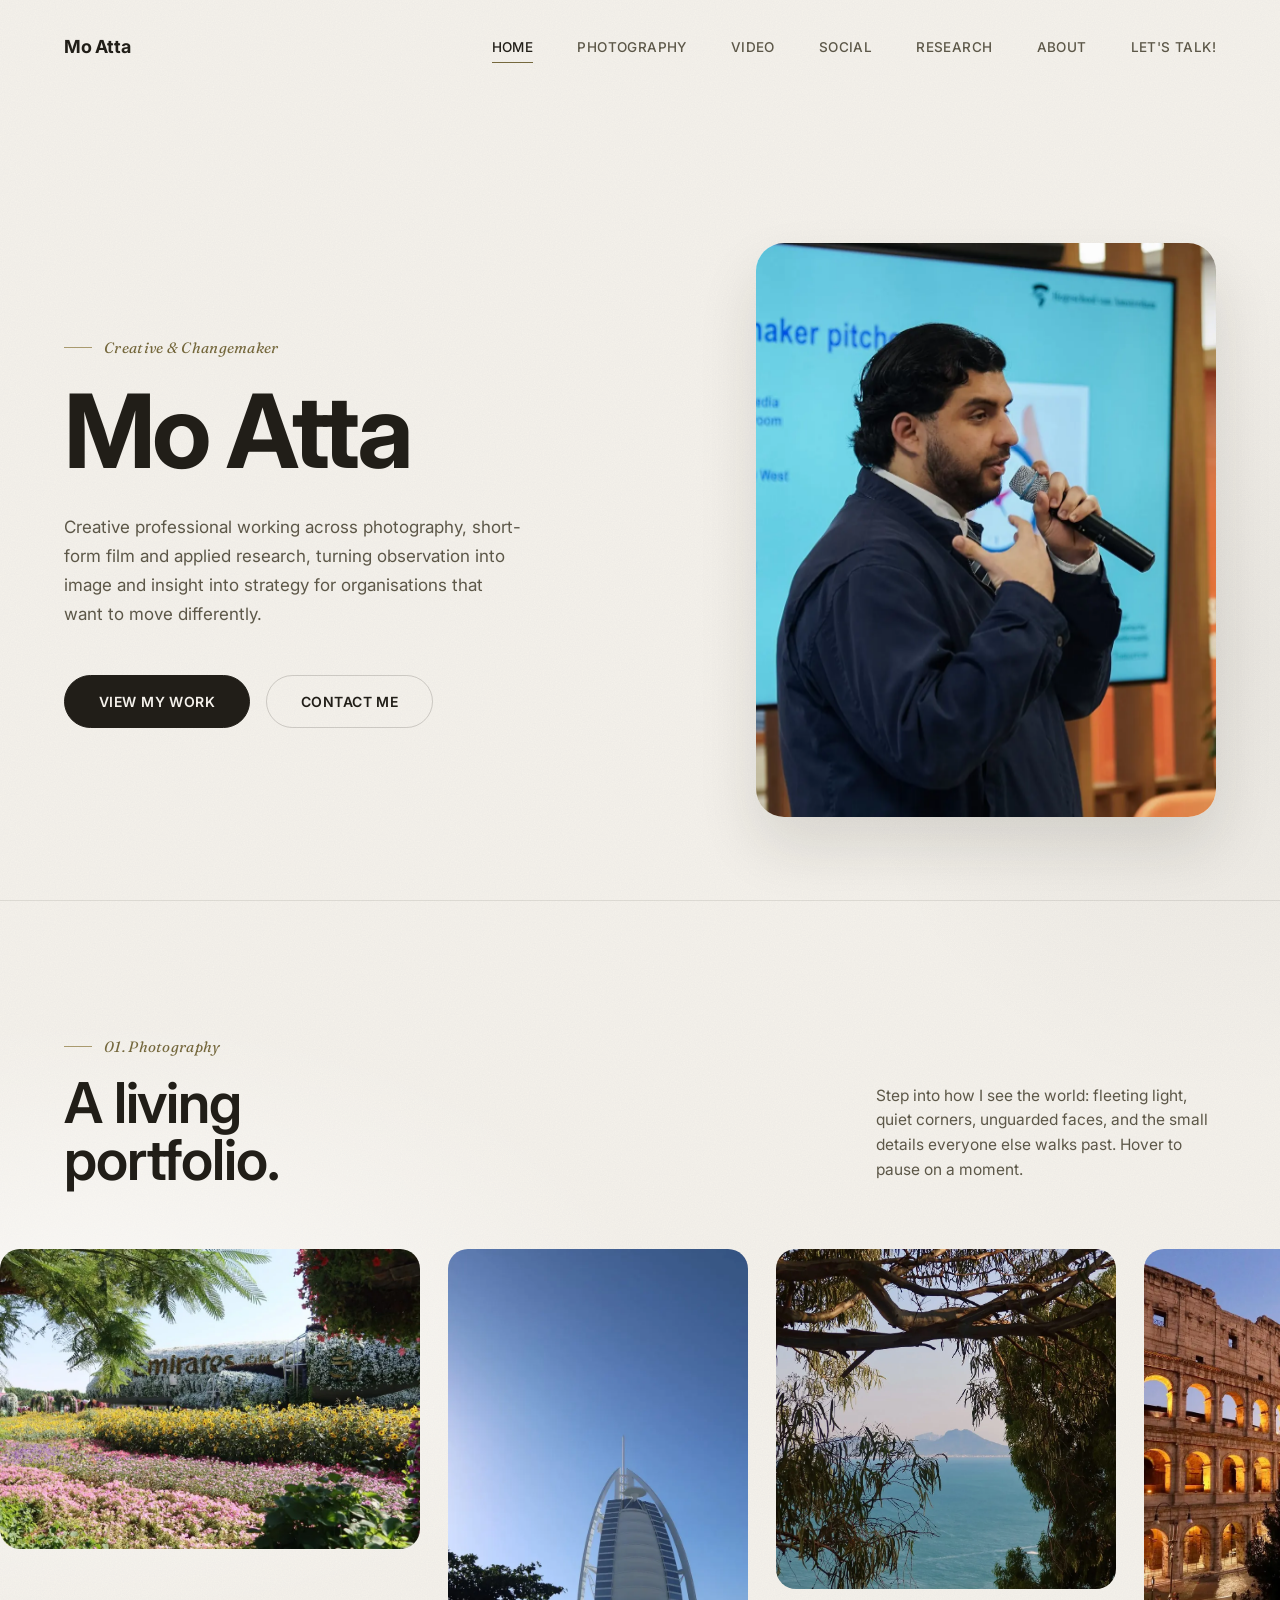
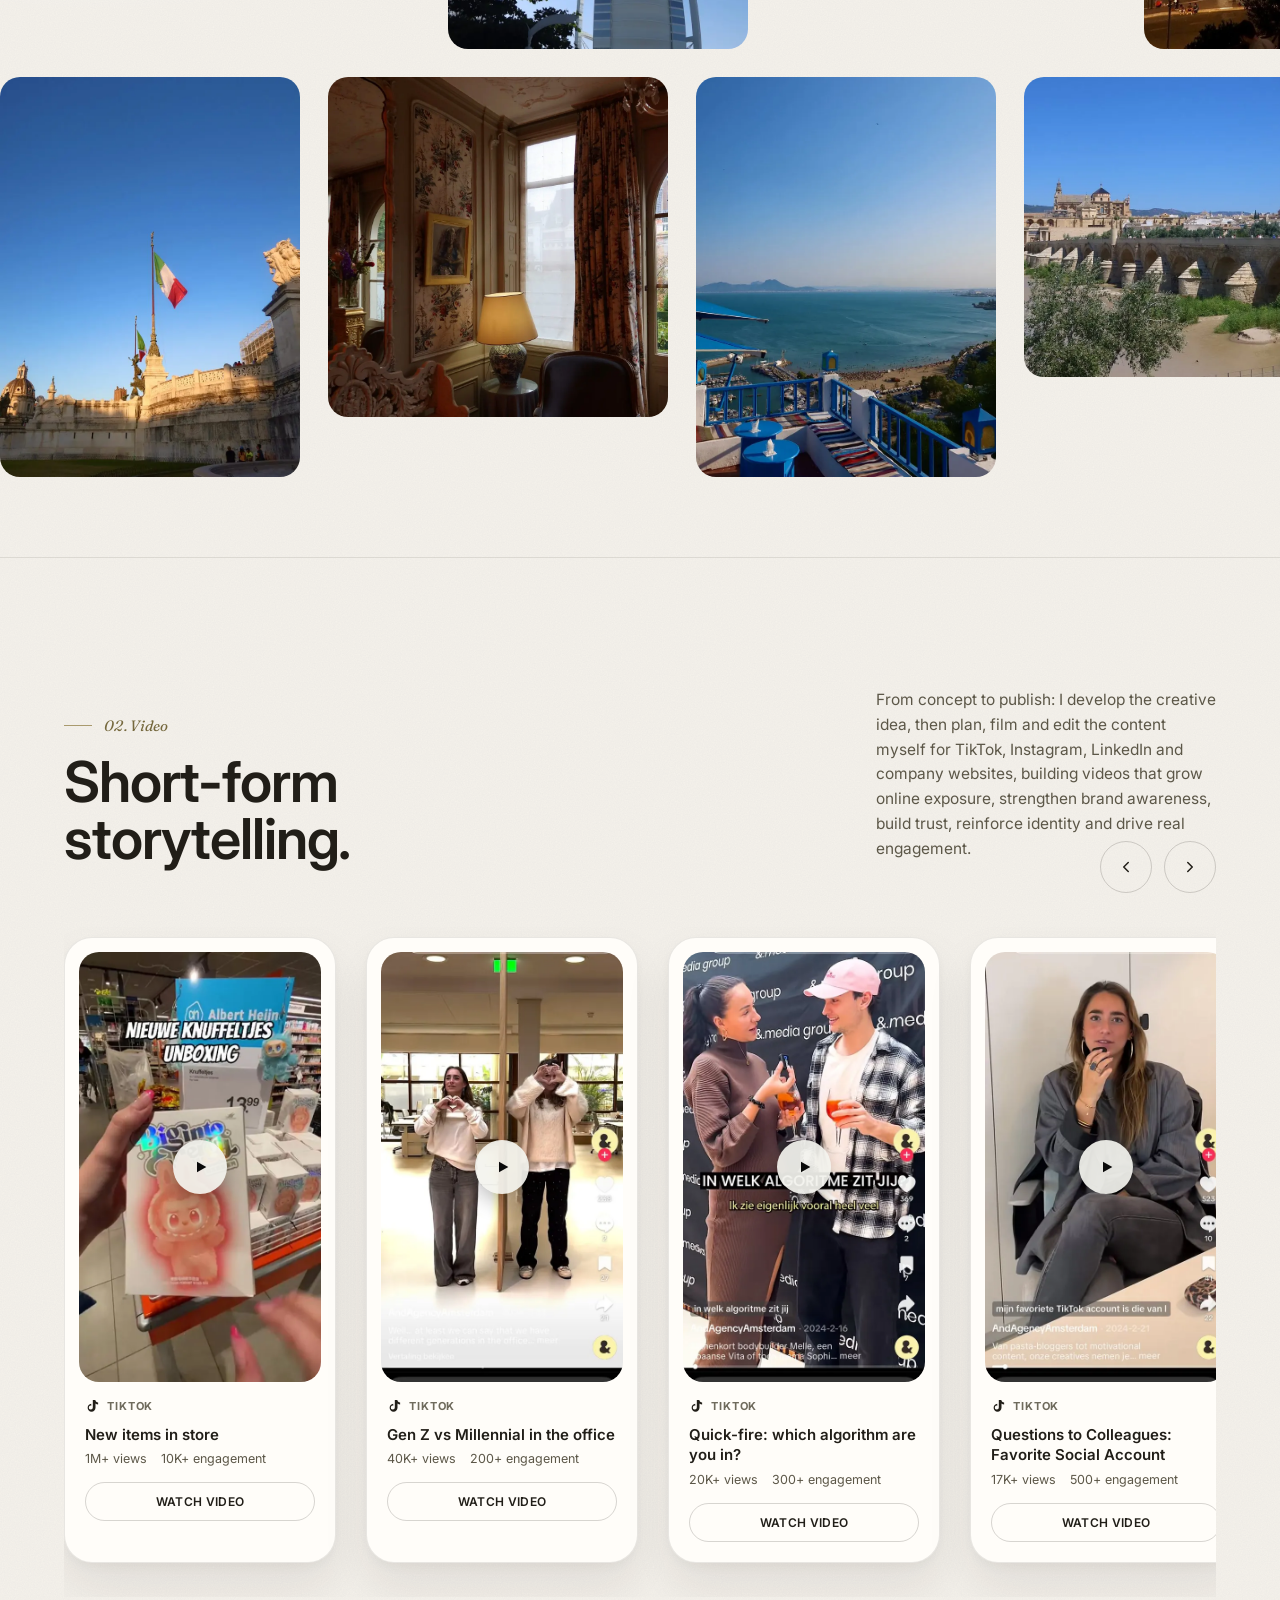
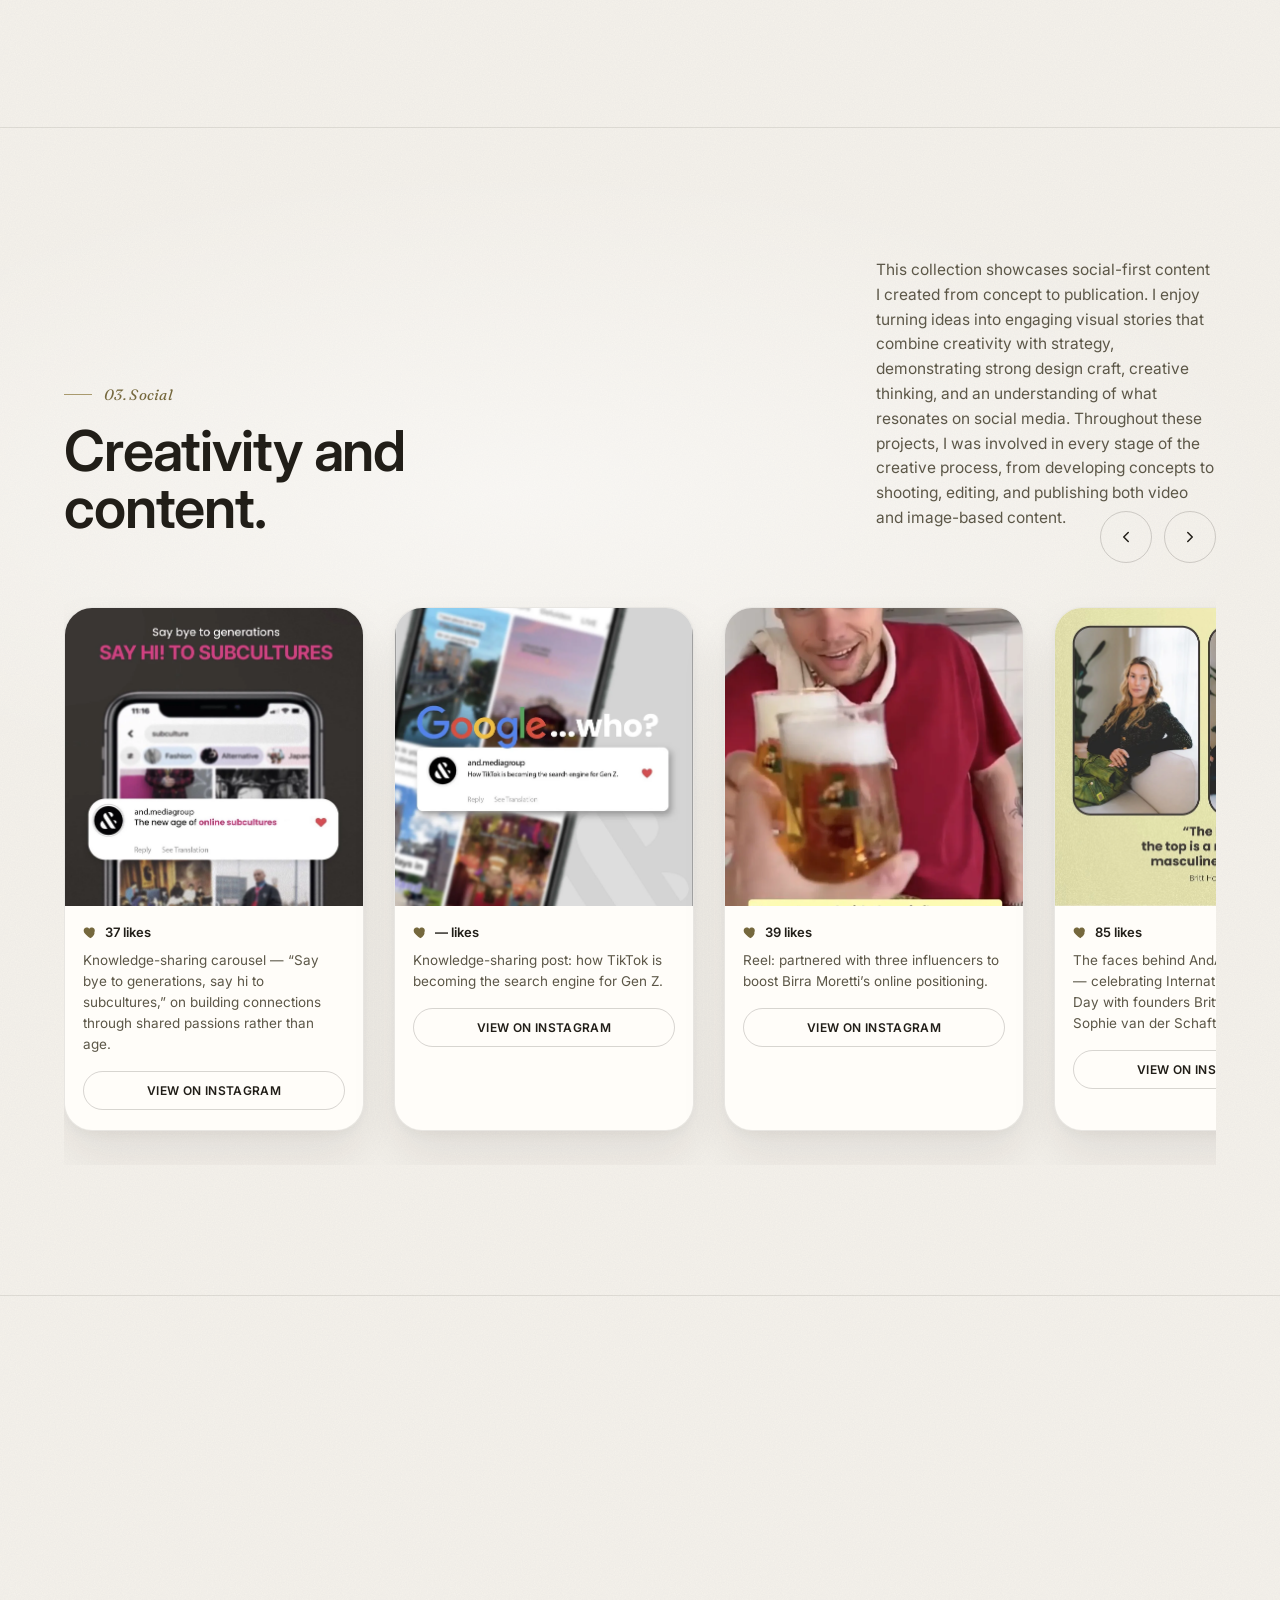
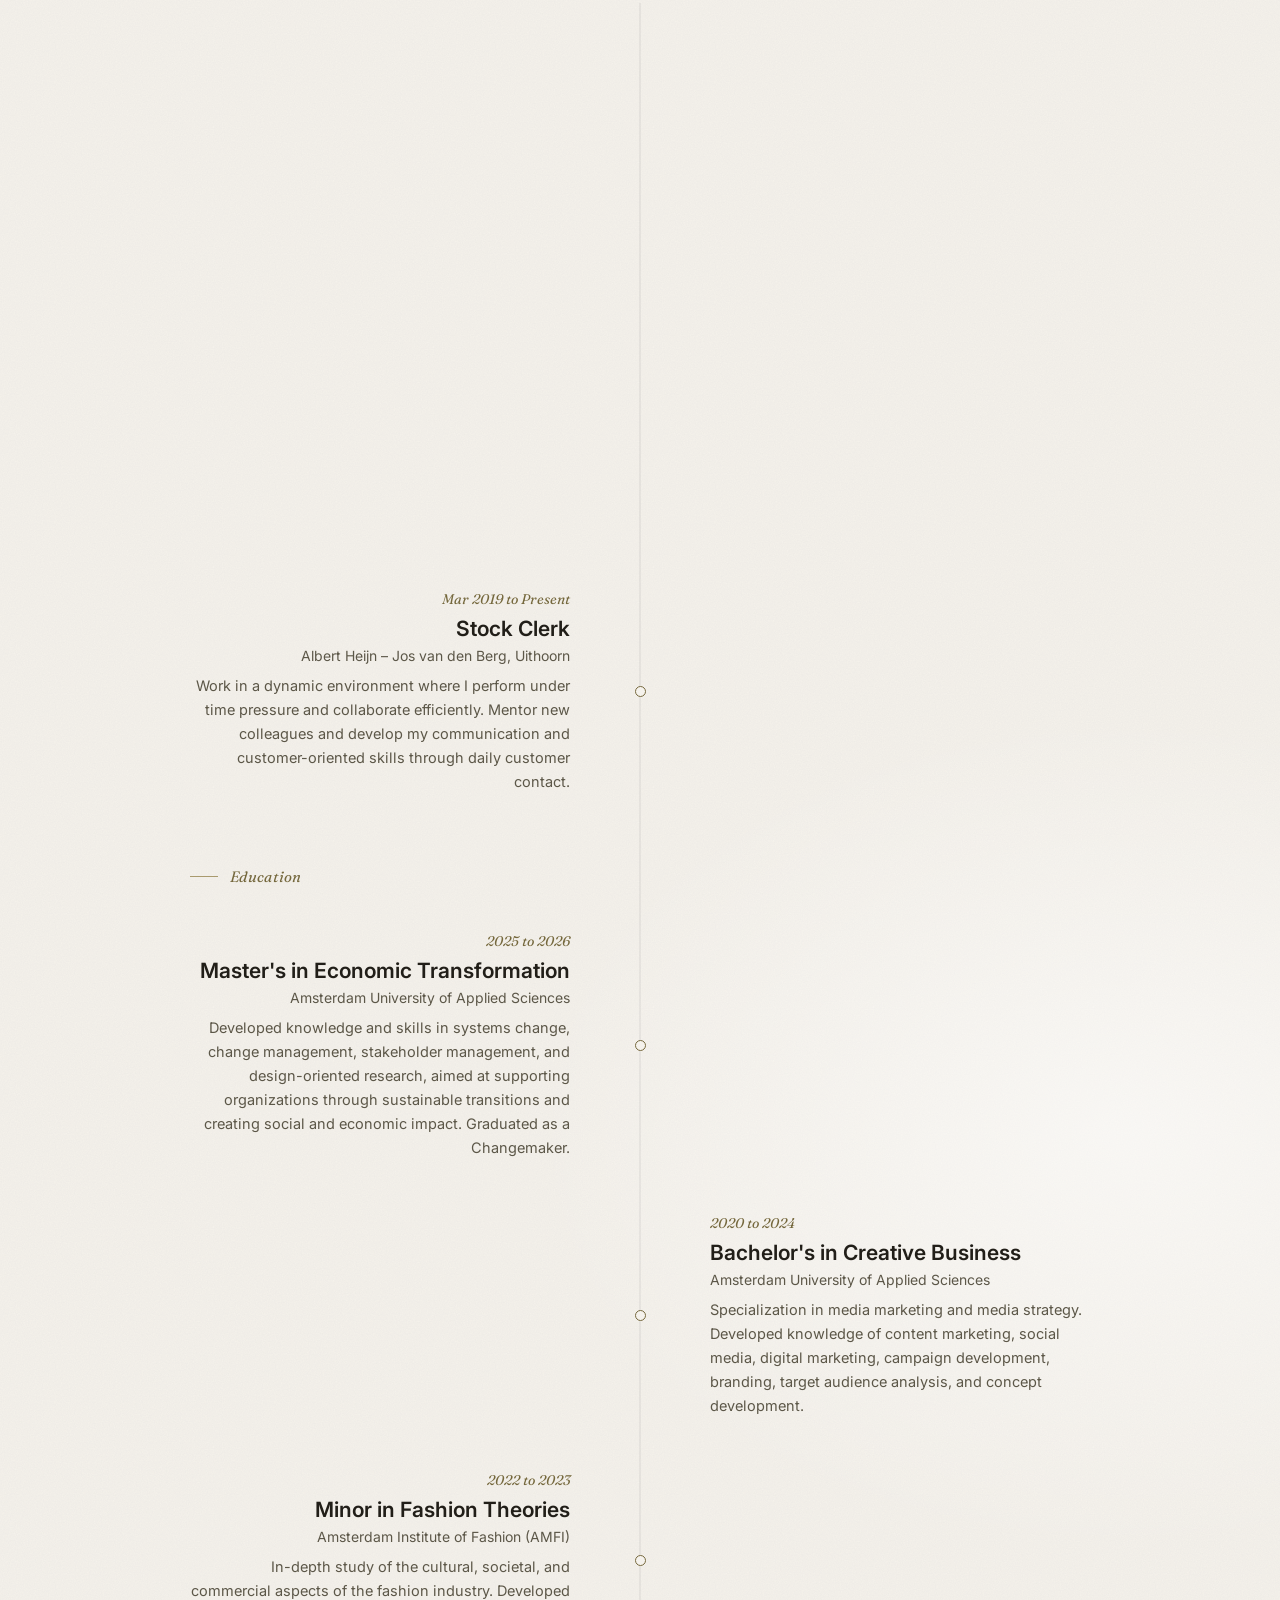
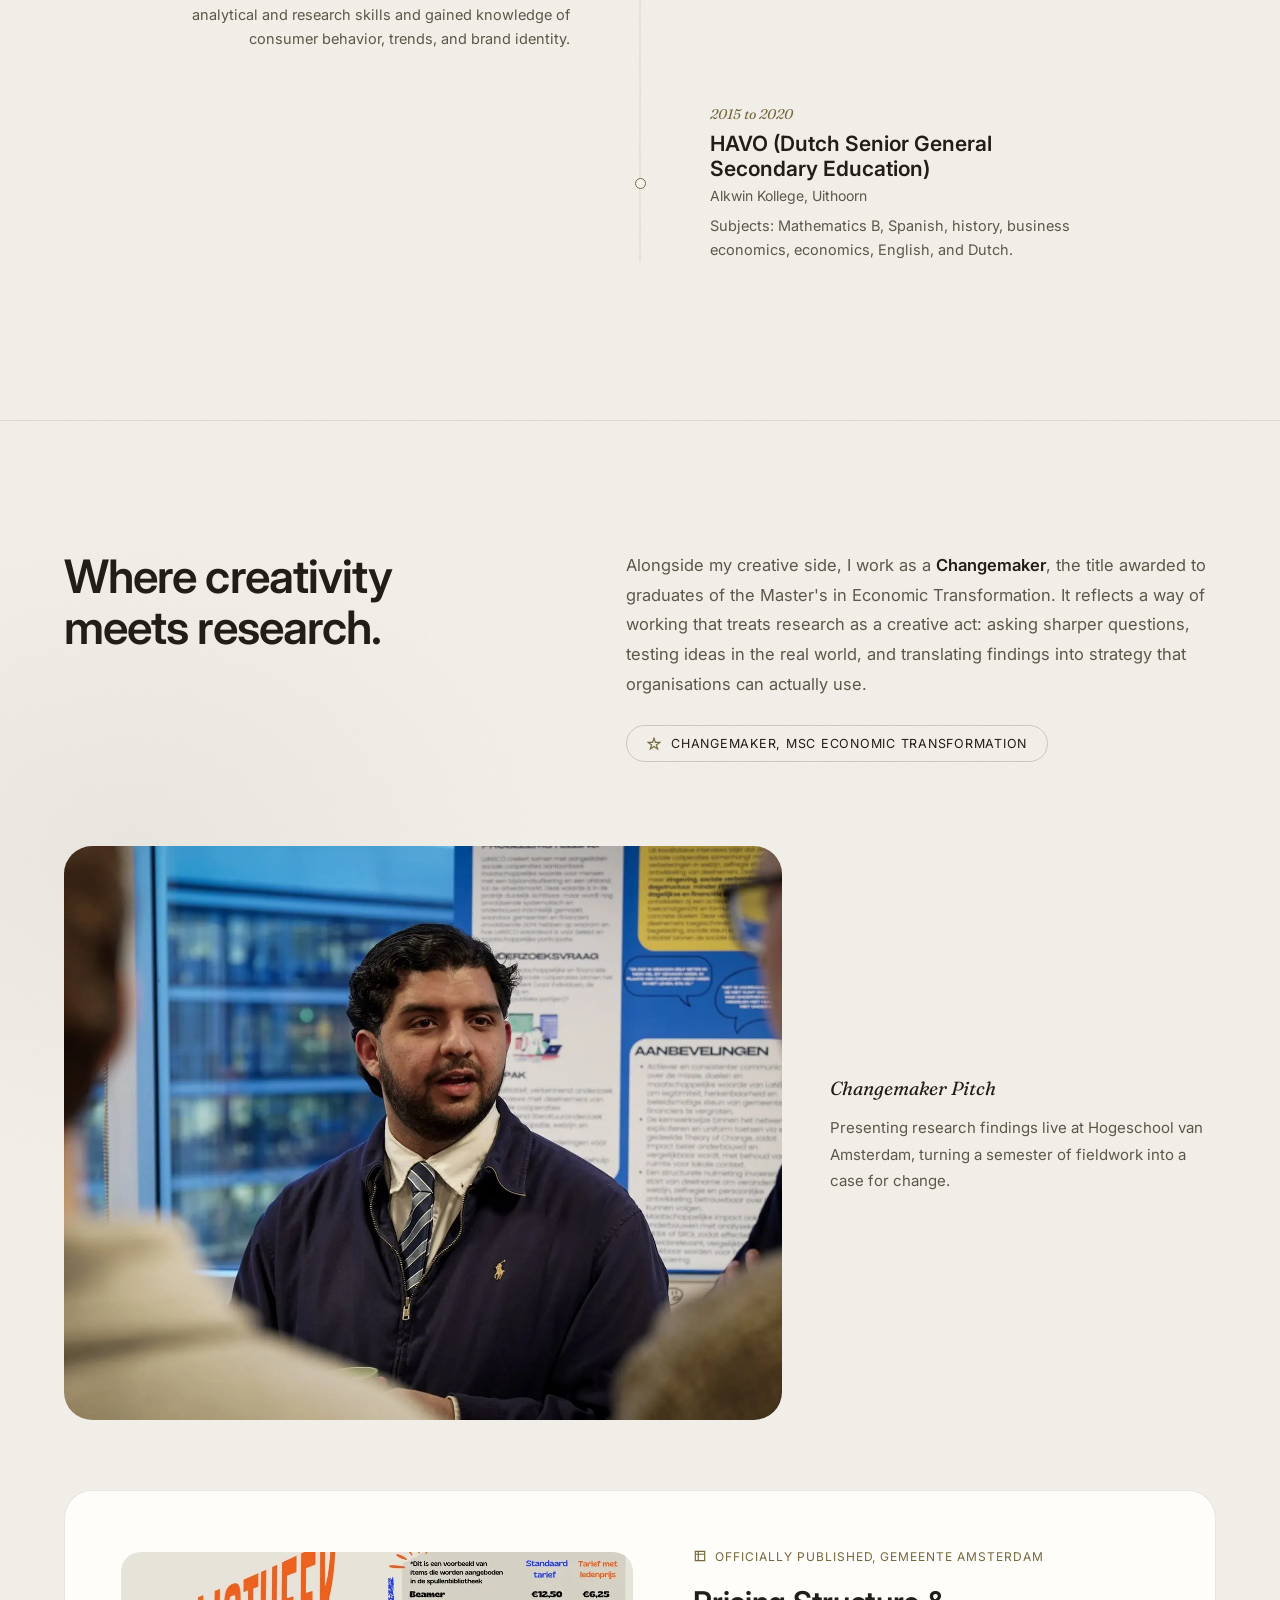
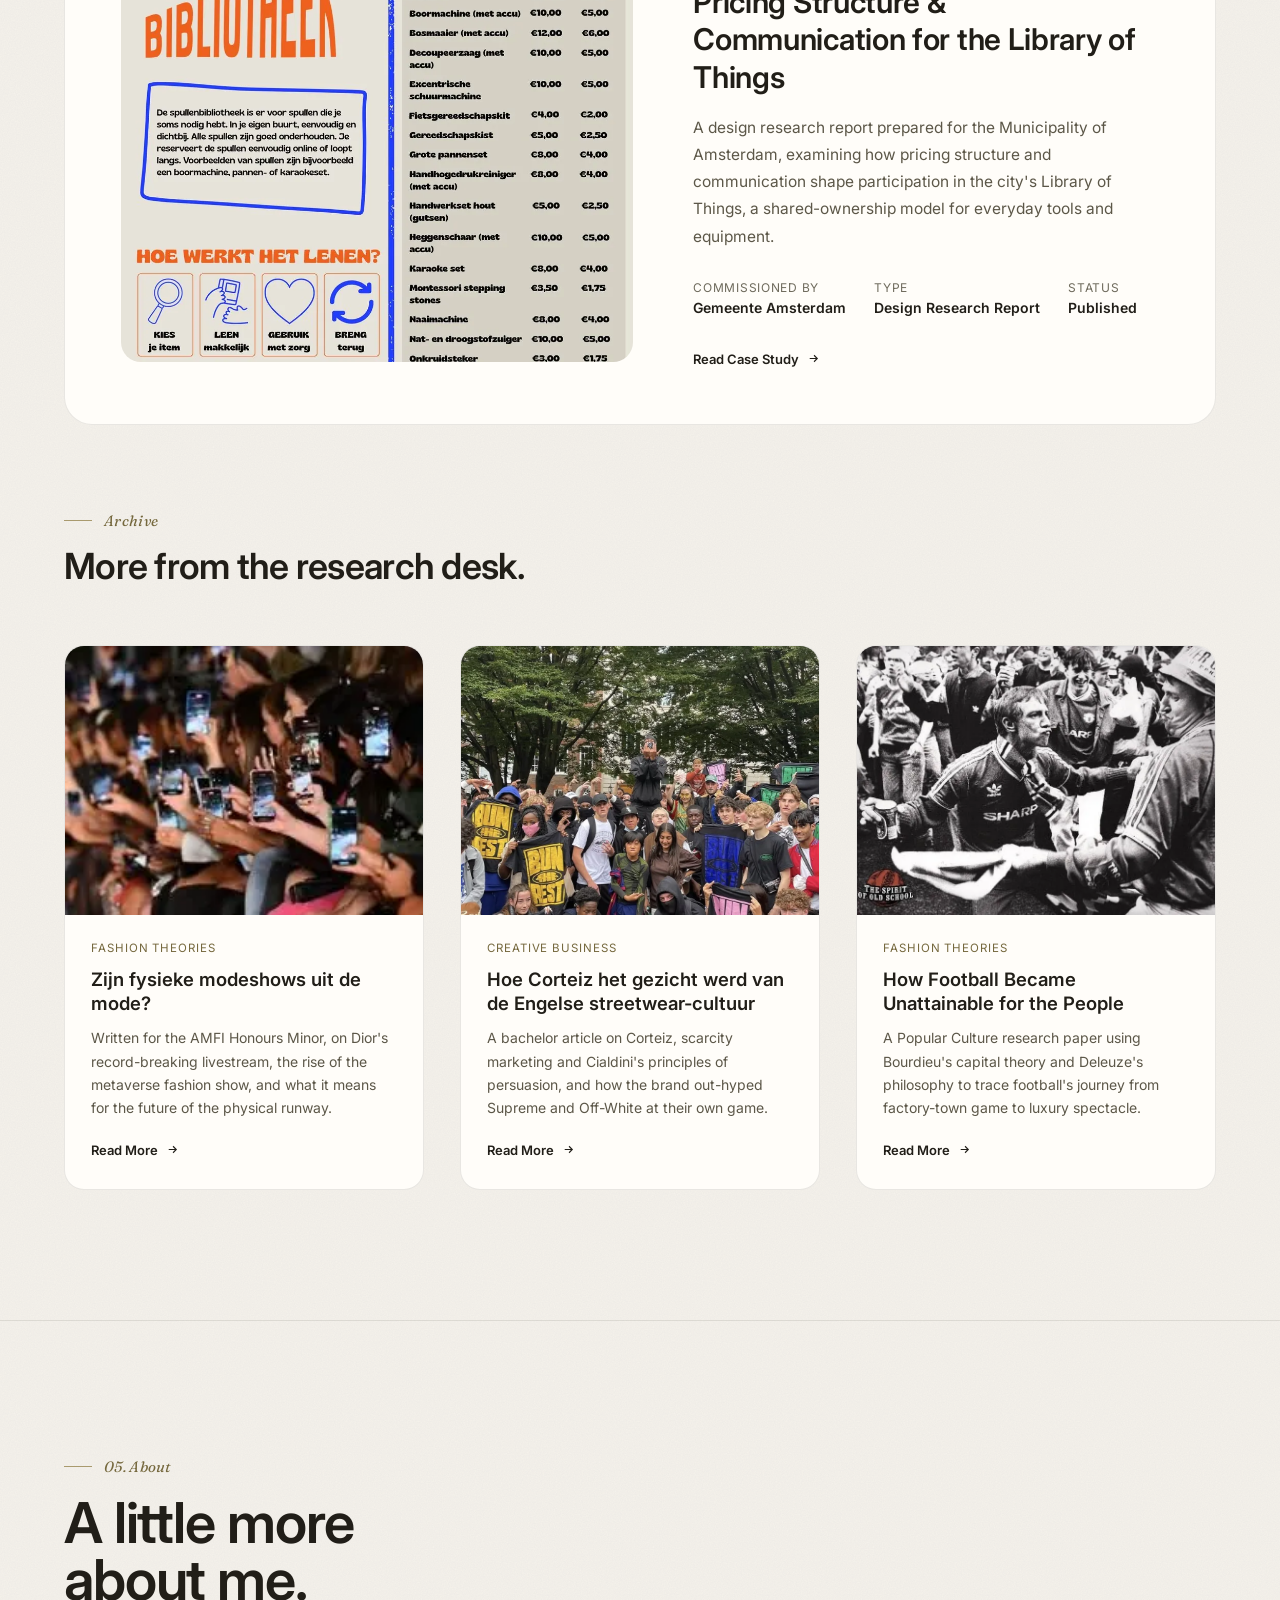
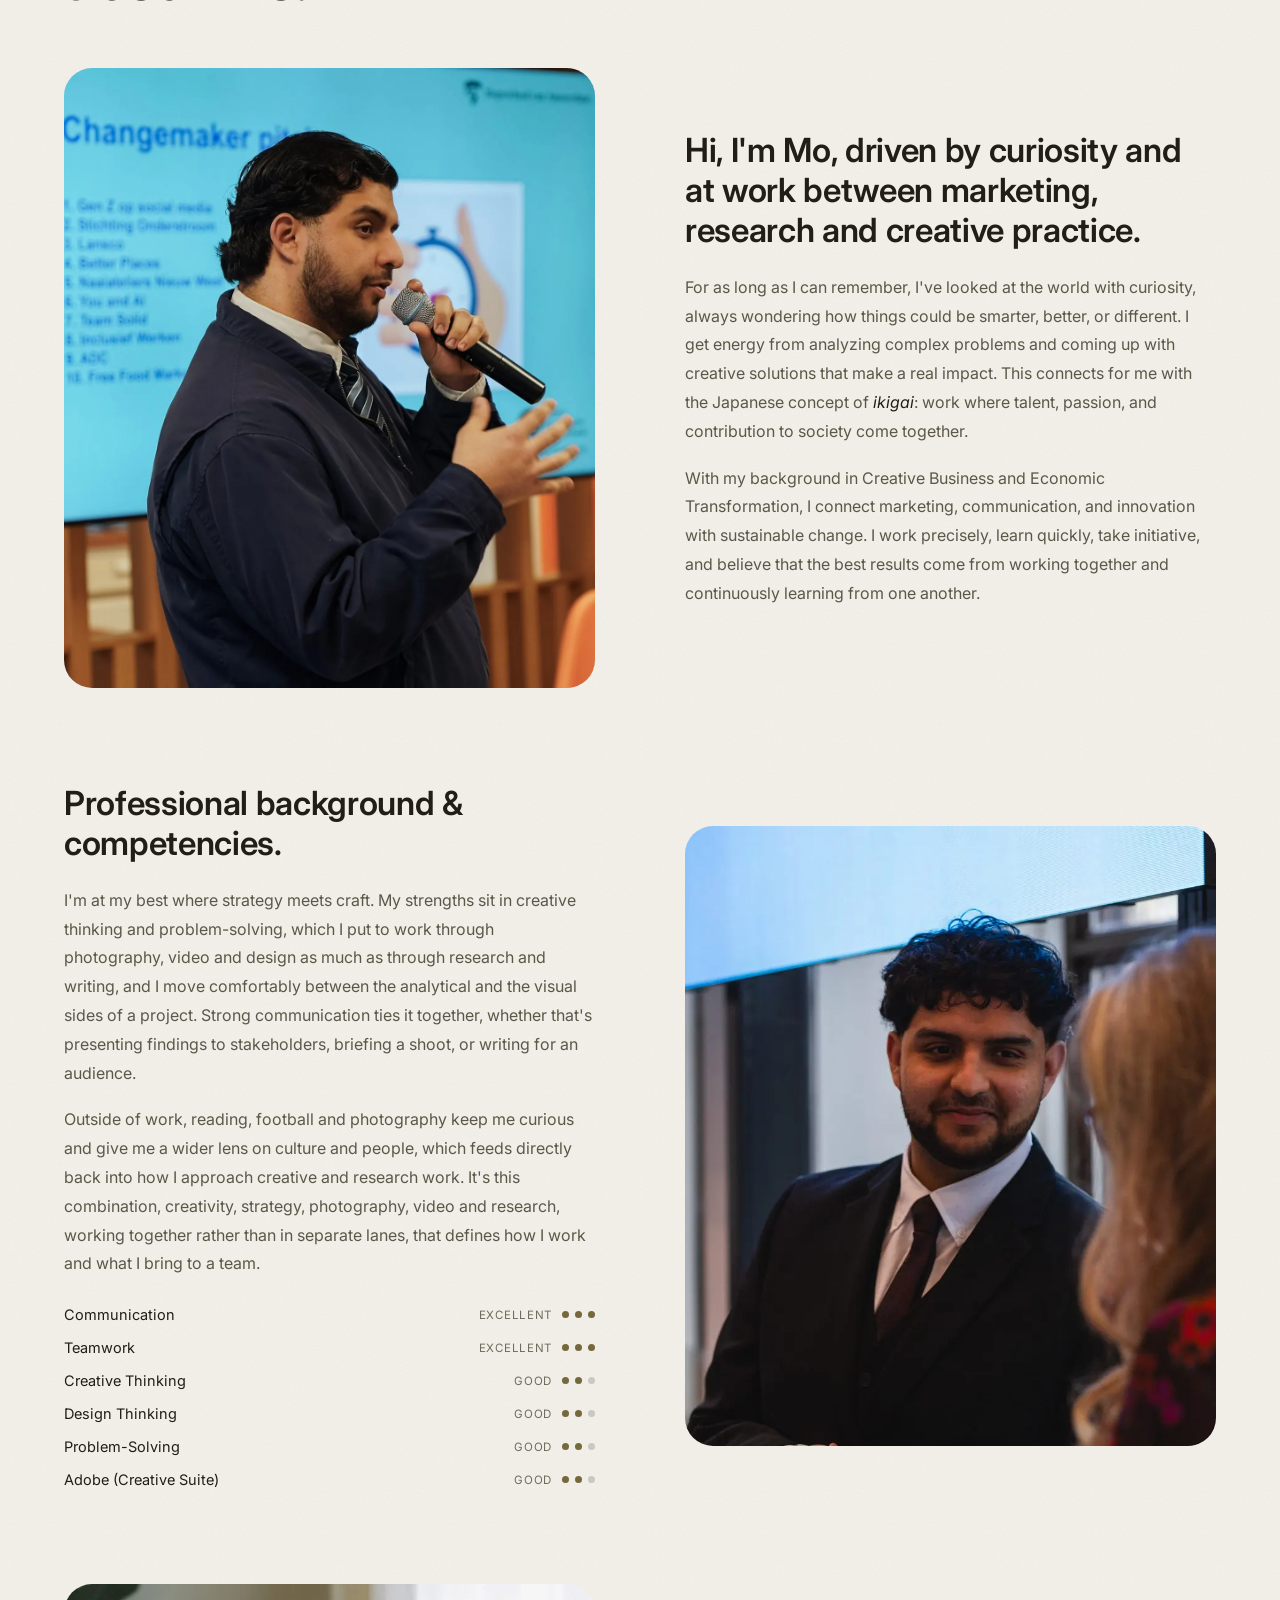
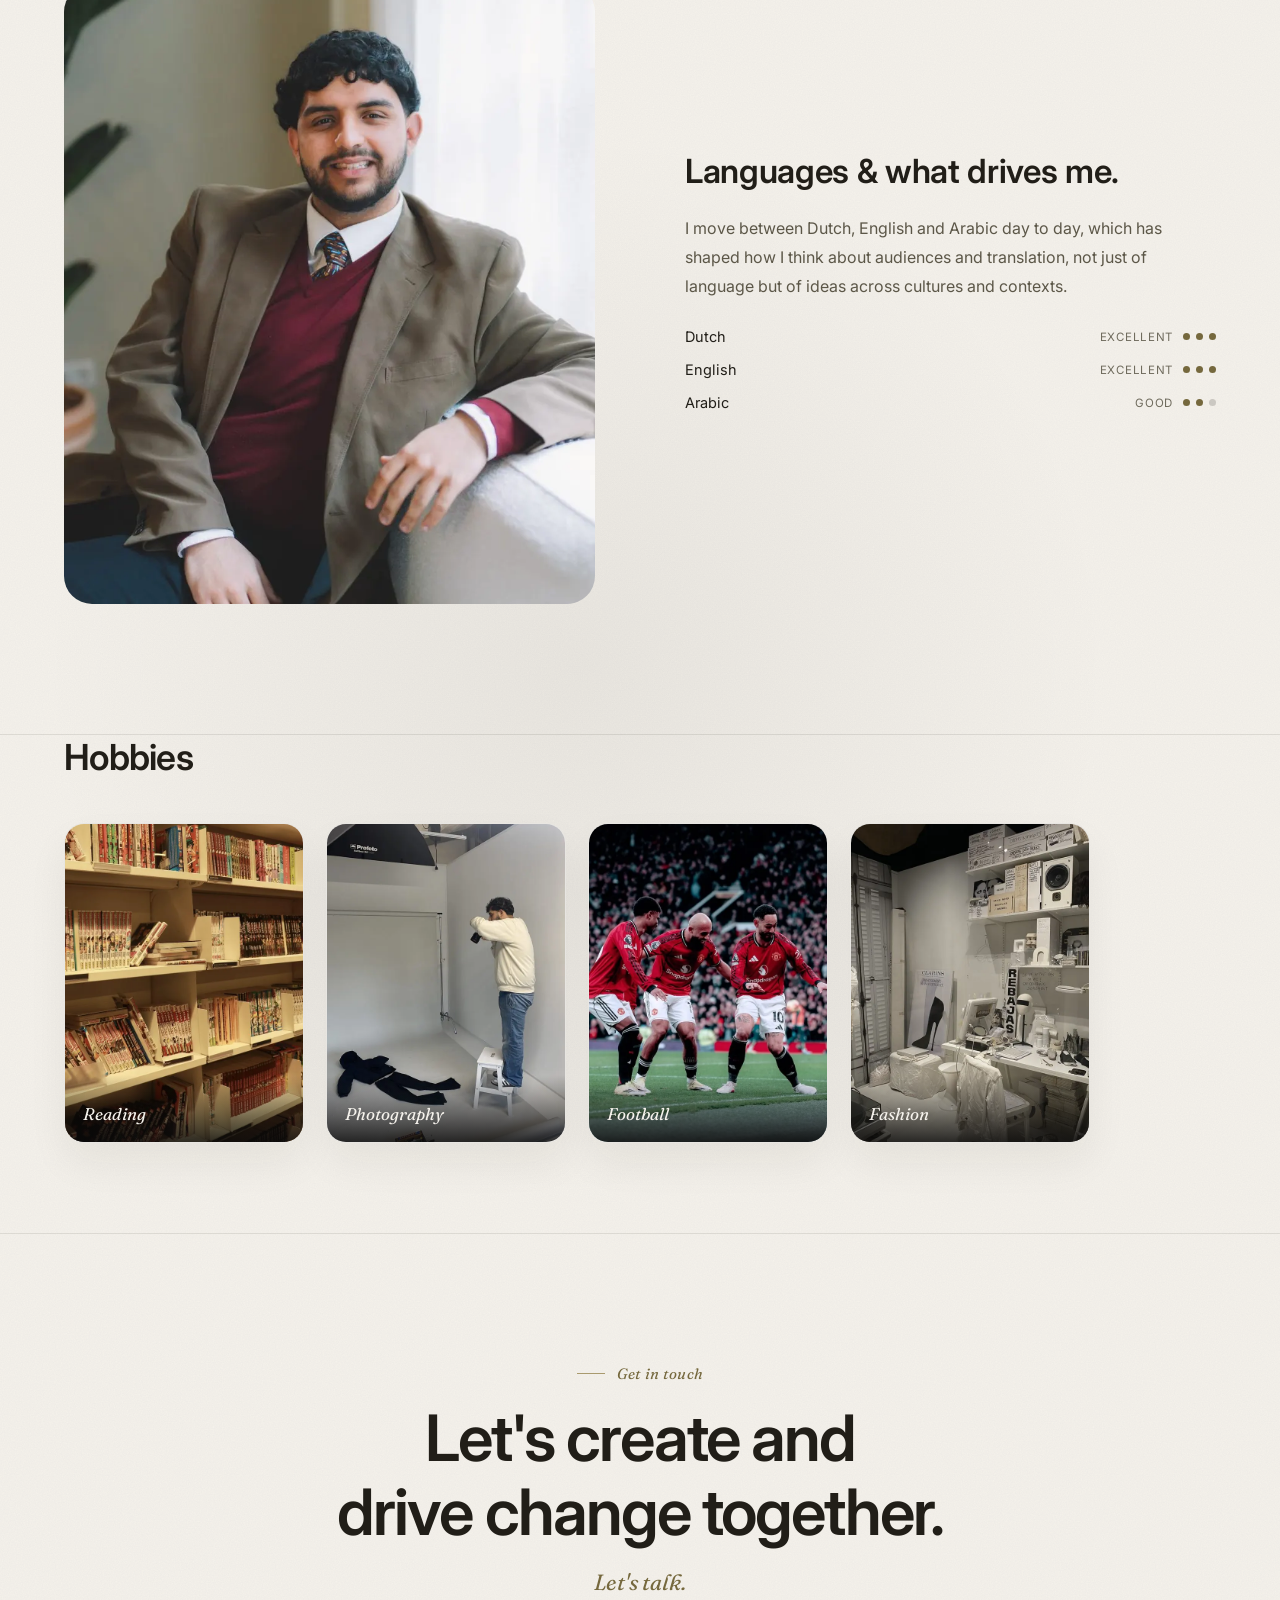
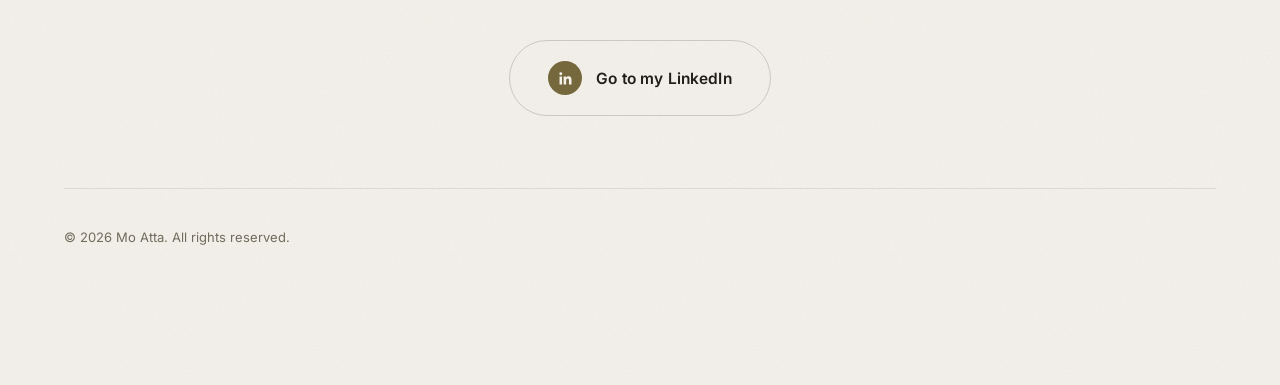
<file: index.html>
<!DOCTYPE html>
<html lang="en">
<head>
<!-- Google tag (gtag.js) -->
<script async src="https://www.googletagmanager.com/gtag/js?id=G-KXNJ71K7C0"></script>
<script>
  window.dataLayer = window.dataLayer || [];
  function gtag(){dataLayer.push(arguments);}
  gtag('js', new Date());

  gtag('config', 'G-KXNJ71K7C0');
</script>
<meta charset="UTF-8" />
<meta name="viewport" content="width=device-width, initial-scale=1.0" />
<title>Mo Atta | Creative Portfolio — Photography, Film & Research</title>
<meta name="description" content="Mo Atta is a creative professional and Changemaker working across photography, short-form video and applied research, turning observation into image and insight into strategy." />
<meta name="author" content="Mo Atta" />
<meta name="robots" content="index, follow" />
<meta name="theme-color" content="#f5f2ec" />
<link rel="canonical" href="https://moattaportfolio.com/" />

<!-- Favicons -->
<link rel="icon" href="assets/icons/favicon.svg" type="image/svg+xml">
<link rel="icon" href="assets/icons/favicon.ico" sizes="any">
<link rel="icon" href="assets/icons/favicon-32x32.png" sizes="32x32" type="image/png">
<link rel="icon" href="assets/icons/favicon-16x16.png" sizes="16x16" type="image/png">
<link rel="apple-touch-icon" href="assets/icons/apple-touch-icon.png">
<link rel="manifest" href="site.webmanifest">

<!-- Open Graph / Facebook / LinkedIn -->
<meta property="og:type" content="website" />
<meta property="og:url" content="https://moattaportfolio.com/" />
<meta property="og:title" content="Mo Atta | Creative Portfolio — Photography, Film & Research" />
<meta property="og:description" content="Creative professional and Changemaker working across photography, short-form video and applied research, turning observation into image and insight into strategy." />
<meta property="og:image" content="https://moattaportfolio.com/assets/images/og/og-home.jpg" />
<meta property="og:image:width" content="1200" />
<meta property="og:image:height" content="630" />
<meta property="og:locale" content="en_US" />
<meta property="og:site_name" content="Mo Atta Portfolio" />

<!-- Twitter -->
<meta name="twitter:card" content="summary_large_image" />
<meta name="twitter:title" content="Mo Atta | Creative Portfolio — Photography, Film & Research" />
<meta name="twitter:description" content="Creative professional and Changemaker working across photography, short-form video and applied research, turning observation into image and insight into strategy." />
<meta name="twitter:image" content="https://moattaportfolio.com/assets/images/og/og-home.jpg" />

<link rel="preconnect" href="https://fonts.googleapis.com">
<link rel="preconnect" href="https://fonts.gstatic.com" crossorigin>
<link href="https://fonts.googleapis.com/css2?family=Inter:wght@300;400;500;600;700;800;900&family=Fraunces:ital,wght@0,400;0,500;1,400;1,500&display=swap" rel="stylesheet">

<link rel="stylesheet" href="assets/css/base.css">
<link rel="stylesheet" href="assets/css/home.css">
<noscript><style>.reveal{opacity:1!important;transform:none!important;}</style></noscript>

<script type="application/ld+json">
{
  "@context": "https://schema.org",
  "@type": "Person",
  "name": "Mo Atta",
  "url": "https://moattaportfolio.com/",
  "jobTitle": "Creative Professional & Changemaker",
  "description": "Creative professional working across photography, short-form film and applied research.",
  "sameAs": [
    "https://www.linkedin.com/in/mohamed-atta-1aaa32286"
  ]
}
</script>
</head>
<body>
<a href="#main" class="skip-link">Skip to content</a>


<nav class="nav" id="nav">
  <div class="nav-inner">
    <a href="#home" class="nav-logo">Mo Atta</a>
    <ul class="nav-links" id="navLinks">
      <li><a href="#home" data-nav="home">Home</a></li>
      <li><a href="#photography" data-nav="photography">Photography</a></li>
      <li><a href="#video" data-nav="video">Video</a></li>
      <li><a href="#social" data-nav="social">Social</a></li>
      <li><a href="#research" data-nav="research">Research</a></li>
      <li><a href="#about" data-nav="about">About</a></li>
      <li><a href="#contact" data-nav="contact">Let's Talk!</a></li>
    </ul>
    <button class="nav-toggle" id="navToggle" aria-label="Toggle menu" aria-expanded="false" aria-controls="navLinks">
      <span></span><span></span><span></span>
    </button>
  </div>
</nav>

<main id="main">

<!-- ============================================================
     HOME / HERO
============================================================ -->
<section class="hero" id="home">
  <div class="hero-grid">
    <div class="hero-copy">
      <div class="eyebrow hero-eyebrow">Creative & Changemaker</div>
      <h1 class="hero-title">
        <span class="line"><span>Mo Atta</span></span>
      </h1>
      <p class="hero-desc">Creative professional working across photography, short-form film and applied research, turning observation into image and insight into strategy for organisations that want to move differently.</p>
      <div class="hero-actions">
        <a href="#photography" class="btn btn-primary" data-scroll>View My Work</a>
        <a href="#contact" class="btn" data-scroll>Contact Me</a>
      </div>
    </div>
    <div class="hero-portrait-wrap">
      <div class="hero-portrait">
        <img src="assets/images/hero-portrait.webp" alt="Portrait of Mo Atta" loading="eager" />
              </div>
    </div>
  </div>
</section>

<hr class="hairline container" />

<!-- ============================================================
     PHOTOGRAPHY
============================================================ -->
<section class="section photo-section" id="photography">
  <div class="container">
    <div class="section-head reveal">
      <div>
        <div class="eyebrow">01. Photography</div>
        <h2 class="section-title" style="margin-top:18px;">A living<br/>portfolio.</h2>
      </div>
      <p class="section-note">Step into how I see the world: fleeting light, quiet corners, unguarded faces, and the small details everyone else walks past. Hover to pause on a moment.</p>
    </div>
  </div>

  <div class="marquee-wrap" id="marqueeWrap1">
    <div class="marquee-row">
      <div class="photo-card h-wide"><img src="assets/images/photo-miracle-garden.webp" alt="Miracle Garden in Dubai" loading="lazy"/>
        <div class="photo-info"><div class="loc">Miracle Garden</div><div class="country">Dubai, UAE</div></div></div>
      <div class="photo-card h-tall"><img src="assets/images/photo-burj-al-arab.webp" alt="Burj Al Arab in Dubai" loading="lazy"/>
        <div class="photo-info"><div class="loc">Burj Al Arab</div><div class="country">Dubai, UAE</div></div></div>
      <div class="photo-card h-square"><img src="assets/images/photo-mediterranean-view.webp" alt="Mediterranean view through trees, Tunisia" loading="lazy"/>
        <div class="photo-info"><div class="loc">Mediterranean View</div><div class="country">Sidi Bou Said, Tunisia</div></div></div>
      <div class="photo-card h-tall"><img src="assets/images/photo-colosseum.webp" alt="The Colosseum at dusk, Rome" loading="lazy"/>
        <div class="photo-info"><div class="loc">The Colosseum</div><div class="country">Rome, Italy</div></div></div>
      <div class="photo-card h-tall"><img src="assets/images/photo-quiosco-arturo.webp" alt="Quiosco Arturo newsstand, Malaga" loading="lazy"/>
        <div class="photo-info"><div class="loc">Quiosco Arturo</div><div class="country">Málaga, Spain</div></div></div>
            <div class="photo-card h-tall"><img src="assets/images/photo-desert-safari.webp" alt="Desert safari near Dubai" loading="lazy"/>
        <div class="photo-info"><div class="loc">Desert Safari</div><div class="country">Dubai, UAE</div></div></div>
<!-- duplicate for seamless loop -->
      <div class="photo-card h-wide"><img src="assets/images/photo-miracle-garden.webp" alt="" loading="lazy"/>
        <div class="photo-info"><div class="loc">Miracle Garden</div><div class="country">Dubai, UAE</div></div></div>
      <div class="photo-card h-tall"><img src="assets/images/photo-burj-al-arab.webp" alt="" loading="lazy"/>
        <div class="photo-info"><div class="loc">Burj Al Arab</div><div class="country">Dubai, UAE</div></div></div>
      <div class="photo-card h-square"><img src="assets/images/photo-mediterranean-view.webp" alt="" loading="lazy"/>
        <div class="photo-info"><div class="loc">Mediterranean View</div><div class="country">Sidi Bou Said, Tunisia</div></div></div>
      <div class="photo-card h-tall"><img src="assets/images/photo-colosseum.webp" alt="" loading="lazy"/>
        <div class="photo-info"><div class="loc">The Colosseum</div><div class="country">Rome, Italy</div></div></div>
      <div class="photo-card h-tall"><img src="assets/images/photo-quiosco-arturo.webp" alt="" loading="lazy"/>
        <div class="photo-info"><div class="loc">Quiosco Arturo</div><div class="country">Málaga, Spain</div></div></div>
      <div class="photo-card h-tall"><img src="assets/images/photo-desert-safari.webp" alt="" loading="lazy"/>
        <div class="photo-info"><div class="loc">Desert Safari</div><div class="country">Dubai, UAE</div></div></div>
    </div>

    <div class="marquee-row reverse">
      <div class="photo-card h-tall"><img src="assets/images/photo-altare-della-patria.webp" alt="Altare della Patria, Rome" loading="lazy"/>
        <div class="photo-info"><div class="loc">Altare della Patria</div><div class="country">Rome, Italy</div></div></div>
      <div class="photo-card h-square"><img src="assets/images/photo-canal-house-interior.webp" alt="Canal house interior, Amsterdam" loading="lazy"/>
        <div class="photo-info"><div class="loc">Canal House Interior</div><div class="country">Amsterdam, Netherlands</div></div></div>
      <div class="photo-card h-tall"><img src="assets/images/photo-rooftop-cafe.webp" alt="Rooftop cafe, Sidi Bou Said" loading="lazy"/>
        <div class="photo-info"><div class="loc">Rooftop Café</div><div class="country">Sidi Bou Said, Tunisia</div></div></div>
      <div class="photo-card h-wide"><img src="assets/images/photo-roman-bridge.webp" alt="Roman bridge, Cordoba" loading="lazy"/>
        <div class="photo-info"><div class="loc">Roman Bridge</div><div class="country">Córdoba, Spain</div></div></div>
      <div class="photo-card h-tall"><img src="assets/images/photo-mezquita.webp" alt="The Mezquita, Cordoba" loading="lazy"/>
        <div class="photo-info"><div class="loc">The Mezquita</div><div class="country">Córdoba, Spain</div></div></div>
      <div class="photo-card h-tall"><img src="assets/images/photo-london-eye.webp" alt="The London Eye" loading="lazy"/>
        <div class="photo-info"><div class="loc">The London Eye</div><div class="country">London, England</div></div></div>
      <div class="photo-card h-tall"><img src="assets/images/photo-tunisian-countryside.webp" alt="Tunisian countryside near Sidi Bou Said" loading="lazy"/>
        <div class="photo-info"><div class="loc">Tunisian Countryside</div><div class="country">Sidi Bou Said, Tunisia</div></div></div>
      <!-- duplicate -->
      <div class="photo-card h-tall"><img src="assets/images/photo-altare-della-patria.webp" alt="" loading="lazy"/>
        <div class="photo-info"><div class="loc">Altare della Patria</div><div class="country">Rome, Italy</div></div></div>
      <div class="photo-card h-square"><img src="assets/images/photo-canal-house-interior.webp" alt="" loading="lazy"/>
        <div class="photo-info"><div class="loc">Canal House Interior</div><div class="country">Amsterdam, Netherlands</div></div></div>
      <div class="photo-card h-tall"><img src="assets/images/photo-rooftop-cafe.webp" alt="" loading="lazy"/>
        <div class="photo-info"><div class="loc">Rooftop Café</div><div class="country">Sidi Bou Said, Tunisia</div></div></div>
      <div class="photo-card h-wide"><img src="assets/images/photo-roman-bridge.webp" alt="" loading="lazy"/>
        <div class="photo-info"><div class="loc">Roman Bridge</div><div class="country">Córdoba, Spain</div></div></div>
      <div class="photo-card h-tall"><img src="assets/images/photo-mezquita.webp" alt="" loading="lazy"/>
        <div class="photo-info"><div class="loc">The Mezquita</div><div class="country">Córdoba, Spain</div></div></div>
      <div class="photo-card h-tall"><img src="assets/images/photo-london-eye.webp" alt="" loading="lazy"/>
        <div class="photo-info"><div class="loc">The London Eye</div><div class="country">London, England</div></div></div>
      <div class="photo-card h-tall"><img src="assets/images/photo-tunisian-countryside.webp" alt="" loading="lazy"/>
        <div class="photo-info"><div class="loc">Tunisian Countryside</div><div class="country">Sidi Bou Said, Tunisia</div></div></div>
    </div>
  </div>
</section>

<hr class="hairline container" />

<!-- ============================================================
     VIDEO
============================================================ -->
<section class="section" id="video">
  <div class="container">
    <div class="section-head reveal">
      <div>
        <div class="eyebrow">02. Video</div>
        <h2 class="section-title" style="margin-top:18px;">Short-form<br/>storytelling.</h2>
      </div>
      <p class="section-note">From concept to publish: I develop the creative idea, then plan, film and edit the content myself for TikTok, Instagram, LinkedIn and company websites, building videos that grow online exposure, strengthen brand awareness, build trust, reinforce identity and drive real engagement.</p>
    </div>

    <div class="video-carousel-wrap reveal">
      <div class="carousel-arrows">
        <button class="carousel-arrow" id="arrowLeft" aria-label="Scroll videos left">
          <svg viewBox="0 0 24 24" fill="none"><path d="M15 18l-6-6 6-6" stroke="currentColor" stroke-width="2" stroke-linecap="round" stroke-linejoin="round"/></svg>
        </button>
        <button class="carousel-arrow" id="arrowRight" aria-label="Scroll videos right">
          <svg viewBox="0 0 24 24" fill="none"><path d="M9 18l6-6-6-6" stroke="currentColor" stroke-width="2" stroke-linecap="round" stroke-linejoin="round"/></svg>
        </button>
      </div>

      <div class="video-track" id="videoTrack">
        <div class="video-card">
          <div class="video-thumb-frame">
            <a class="video-thumb" href="https://www.tiktok.com/@ahjosvandenberg" target="_blank" rel="noopener noreferrer">
              <img src="assets/images/video-new-items-in-store.webp" alt="New items in store post thumbnail" loading="lazy"/>
              <div class="video-play"><span><svg viewBox="0 0 24 24" fill="#0a0a0a"><path d="M6 4l14 8-14 8V4z"/></svg></span></div>
            </a>
          </div>
          <div class="video-meta">
            <div class="video-brand"><svg viewBox="0 0 24 24" fill="currentColor"><path d="M16.5 3c.4 2.3 2 4 4.5 4.2v3c-1.6 0-3-.5-4.2-1.4v6.7c0 3.5-2.8 6.3-6.3 6.3S4.2 18.9 4.2 15.4c0-3.3 2.6-6 5.8-6.3v3.1a3.2 3.2 0 1 0 2.5 3.1V3h4z"/></svg> TikTok</div>
            <div class="video-title">New items in store</div>
            <div class="video-sub"><span>1M+ views</span><span>10K+ engagement</span></div>
            <a class="btn video-watch-btn" href="https://www.tiktok.com/@ahjosvandenberg" target="_blank" rel="noopener noreferrer">Watch Video</a>
          </div>
        </div>

        <div class="video-card">
          <div class="video-thumb-frame">
            <a class="video-thumb" href="https://www.tiktok.com/@andagencyams/video/7347742255211416864" target="_blank" rel="noopener noreferrer">
              <img src="assets/images/video-gen-z-millennial.webp" alt="Amsterdam video thumbnail" loading="lazy"/>
              <div class="video-play"><span><svg viewBox="0 0 24 24" fill="#0a0a0a"><path d="M6 4l14 8-14 8V4z"/></svg></span></div>
            </a>
          </div>
          <div class="video-meta">
            <div class="video-brand"><svg viewBox="0 0 24 24" fill="currentColor"><path d="M16.5 3c.4 2.3 2 4 4.5 4.2v3c-1.6 0-3-.5-4.2-1.4v6.7c0 3.5-2.8 6.3-6.3 6.3S4.2 18.9 4.2 15.4c0-3.3 2.6-6 5.8-6.3v3.1a3.2 3.2 0 1 0 2.5 3.1V3h4z"/></svg> TikTok</div>
            <div class="video-title">Gen Z vs Millennial in the office</div>
            <div class="video-sub"><span>40K+ views</span><span>200+ engagement</span></div>
            <a class="btn video-watch-btn" href="https://www.tiktok.com/@andagencyams/video/7347742255211416864" target="_blank" rel="noopener noreferrer">Watch Video</a>
          </div>
        </div>

        <div class="video-card">
          <div class="video-thumb-frame">
            <a class="video-thumb" href="https://www.tiktok.com/@andagencyams/video/7336228936973585696" target="_blank" rel="noopener noreferrer">
              <img src="assets/images/video-quick-fire-round.webp" alt="Quick-fire algorithm post thumbnail" loading="lazy"/>
              <div class="video-play"><span><svg viewBox="0 0 24 24" fill="#0a0a0a"><path d="M6 4l14 8-14 8V4z"/></svg></span></div>
            </a>
          </div>
          <div class="video-meta">
            <div class="video-brand"><svg viewBox="0 0 24 24" fill="currentColor"><path d="M16.5 3c.4 2.3 2 4 4.5 4.2v3c-1.6 0-3-.5-4.2-1.4v6.7c0 3.5-2.8 6.3-6.3 6.3S4.2 18.9 4.2 15.4c0-3.3 2.6-6 5.8-6.3v3.1a3.2 3.2 0 1 0 2.5 3.1V3h4z"/></svg> TikTok</div>
            <div class="video-title">Quick-fire: which algorithm are you in?</div>
            <div class="video-sub"><span>20K+ views</span><span>300+ engagement</span></div>
            <a class="btn video-watch-btn" href="https://www.tiktok.com/@andagencyams/video/7336228936973585696" target="_blank" rel="noopener noreferrer">Watch Video</a>
          </div>
        </div>

        <div class="video-card">
          <div class="video-thumb-frame">
            <a class="video-thumb" href="https://www.tiktok.com/@andagencyams/video/7338077972638829857" target="_blank" rel="noopener noreferrer">
              <img src="assets/images/video-favorite-social-account.webp" alt="Favorite social account post thumbnail" loading="lazy"/>
              <div class="video-play"><span><svg viewBox="0 0 24 24" fill="#0a0a0a"><path d="M6 4l14 8-14 8V4z"/></svg></span></div>
            </a>
          </div>
          <div class="video-meta">
            <div class="video-brand"><svg viewBox="0 0 24 24" fill="currentColor"><path d="M16.5 3c.4 2.3 2 4 4.5 4.2v3c-1.6 0-3-.5-4.2-1.4v6.7c0 3.5-2.8 6.3-6.3 6.3S4.2 18.9 4.2 15.4c0-3.3 2.6-6 5.8-6.3v3.1a3.2 3.2 0 1 0 2.5 3.1V3h4z"/></svg> TikTok</div>
            <div class="video-title">Questions to Colleagues: Favorite Social Account</div>
            <div class="video-sub"><span>17K+ views</span><span>500+ engagement</span></div>
            <a class="btn video-watch-btn" href="https://www.tiktok.com/@andagencyams/video/7338077972638829857" target="_blank" rel="noopener noreferrer">Watch Video</a>
          </div>
        </div>

        <div class="video-card">
          <div class="video-thumb-frame">
            <a class="video-thumb" href="https://www.tiktok.com/@andagencyams/video/7344006638854098208" target="_blank" rel="noopener noreferrer">
              <img src="assets/images/video-who-inspires-you.webp" alt="Who inspires you post thumbnail" loading="lazy"/>
              <div class="video-play"><span><svg viewBox="0 0 24 24" fill="#0a0a0a"><path d="M6 4l14 8-14 8V4z"/></svg></span></div>
            </a>
          </div>
          <div class="video-meta">
            <div class="video-brand"><svg viewBox="0 0 24 24" fill="currentColor"><path d="M16.5 3c.4 2.3 2 4 4.5 4.2v3c-1.6 0-3-.5-4.2-1.4v6.7c0 3.5-2.8 6.3-6.3 6.3S4.2 18.9 4.2 15.4c0-3.3 2.6-6 5.8-6.3v3.1a3.2 3.2 0 1 0 2.5 3.1V3h4z"/></svg> TikTok</div>
            <div class="video-title">Who inspires you most?</div>
            <div class="video-sub"><span>3.3K+ views</span><span>50+ engagement</span></div>
            <a class="btn video-watch-btn" href="https://www.tiktok.com/@andagencyams/video/7344006638854098208" target="_blank" rel="noopener noreferrer">Watch Video</a>
          </div>
        </div>

        <div class="video-card">
          <div class="video-thumb-frame">
            <a class="video-thumb" href="https://www.tiktok.com/@andagencyams/video/7353655722342616353" target="_blank" rel="noopener noreferrer">
              <img src="assets/images/video-influencer-collab.webp" alt="Ann Dominique x Studio Amaya BTS post thumbnail" loading="lazy"/>
              <div class="video-play"><span><svg viewBox="0 0 24 24" fill="#0a0a0a"><path d="M6 4l14 8-14 8V4z"/></svg></span></div>
            </a>
          </div>
          <div class="video-meta">
            <div class="video-brand"><svg viewBox="0 0 24 24" fill="currentColor"><path d="M16.5 3c.4 2.3 2 4 4.5 4.2v3c-1.6 0-3-.5-4.2-1.4v6.7c0 3.5-2.8 6.3-6.3 6.3S4.2 18.9 4.2 15.4c0-3.3 2.6-6 5.8-6.3v3.1a3.2 3.2 0 1 0 2.5 3.1V3h4z"/></svg> TikTok</div>
            <div class="video-title">BTS: Ann Dominique x Studio Amaya</div>
            <div class="video-sub"><span>2.5K+ views</span><span>20+ engagement</span></div>
            <a class="btn video-watch-btn" href="https://www.tiktok.com/@andagencyams/video/7353655722342616353" target="_blank" rel="noopener noreferrer">Watch Video</a>
          </div>
        </div>

      </div>
    </div>
  </div>
</section>

<hr class="hairline container" />

<!-- ============================================================
     SOCIAL
============================================================ -->
<section class="section" id="social">
  <div class="container">
    <div class="section-head reveal">
      <div>
        <div class="eyebrow">03. Social</div>
        <h2 class="section-title" style="margin-top:18px;">Creativity and<br/>content.</h2>
      </div>
      <p class="section-note">This collection showcases social-first content I created from concept to publication. I enjoy turning ideas into engaging visual stories that combine creativity with strategy, demonstrating strong design craft, creative thinking, and an understanding of what resonates on social media. Throughout these projects, I was involved in every stage of the creative process, from developing concepts to shooting, editing, and publishing both video and image-based content.</p>
    </div>

    <div class="social-carousel-wrap reveal">
      <div class="carousel-arrows">
        <button class="carousel-arrow" id="arrowLeftSocial" aria-label="Scroll social posts left">
          <svg viewBox="0 0 24 24" fill="none"><path d="M15 18l-6-6 6-6" stroke="currentColor" stroke-width="2" stroke-linecap="round" stroke-linejoin="round"/></svg>
        </button>
        <button class="carousel-arrow" id="arrowRightSocial" aria-label="Scroll social posts right">
          <svg viewBox="0 0 24 24" fill="none"><path d="M9 18l6-6-6-6" stroke="currentColor" stroke-width="2" stroke-linecap="round" stroke-linejoin="round"/></svg>
        </button>
      </div>

      <div class="social-track" id="socialTrack">
        <div class="social-card">
          <a class="social-cover" href="https://www.instagram.com/p/C3ael6kIzVX/?img_index=1" target="_blank" rel="noopener noreferrer">
            <img src="assets/images/social/social-post-subcultures.webp" alt="Instagram post: "Say bye to generations, say hi to subcultures" campaign graphic" loading="lazy"/>
          </a>
          <div class="social-body">
            <div class="social-likes"><svg viewBox="0 0 24 24" fill="currentColor"><path d="M12 21s-7.5-4.6-10.2-9.1C.3 9.1 1 5.7 4 4.4c2.3-1 4.7-.2 6 1.7 1.3-1.9 3.7-2.7 6-1.7 3 1.3 3.7 4.7 2.2 7.5C19.5 16.4 12 21 12 21z"/></svg> 37 likes</div>
            <p class="social-caption">Knowledge-sharing carousel &mdash; &ldquo;Say bye to generations, say hi to subcultures,&rdquo; on building connections through shared passions rather than age.</p>
            <a class="btn social-btn" href="https://www.instagram.com/p/C3ael6kIzVX/?img_index=1" target="_blank" rel="noopener noreferrer">View on Instagram</a>
          </div>
        </div>

        <div class="social-card">
          <a class="social-cover" href="https://www.instagram.com/p/C2xbdQsIU-m/?img_index=1" target="_blank" rel="noopener noreferrer">
            <img src="assets/images/social/social-post-google-tiktok.webp" alt="Instagram post: "Google...who?" &mdash; how TikTok is becoming the search engine for Gen Z" loading="lazy"/>
          </a>
          <div class="social-body">
            <div class="social-likes"><svg viewBox="0 0 24 24" fill="currentColor"><path d="M12 21s-7.5-4.6-10.2-9.1C.3 9.1 1 5.7 4 4.4c2.3-1 4.7-.2 6 1.7 1.3-1.9 3.7-2.7 6-1.7 3 1.3 3.7 4.7 2.2 7.5C19.5 16.4 12 21 12 21z"/></svg> &mdash; likes</div>
            <p class="social-caption">Knowledge-sharing post: how TikTok is becoming the search engine for Gen Z.</p>
            <a class="btn social-btn" href="https://www.instagram.com/p/C2xbdQsIU-m/?img_index=1" target="_blank" rel="noopener noreferrer">View on Instagram</a>
          </div>
        </div>

        <div class="social-card">
          <a class="social-cover" href="https://www.instagram.com/p/C3sluBCIW1E/" target="_blank" rel="noopener noreferrer">
            <img src="assets/images/social/social-post-birra-moretti.webp" alt="Instagram reel: Birra Moretti influencer campaign" loading="lazy"/>
          </a>
          <div class="social-body">
            <div class="social-likes"><svg viewBox="0 0 24 24" fill="currentColor"><path d="M12 21s-7.5-4.6-10.2-9.1C.3 9.1 1 5.7 4 4.4c2.3-1 4.7-.2 6 1.7 1.3-1.9 3.7-2.7 6-1.7 3 1.3 3.7 4.7 2.2 7.5C19.5 16.4 12 21 12 21z"/></svg> 39 likes</div>
            <p class="social-caption">Reel: partnered with three influencers to boost Birra Moretti&rsquo;s online positioning.</p>
            <a class="btn social-btn" href="https://www.instagram.com/p/C3sluBCIW1E/" target="_blank" rel="noopener noreferrer">View on Instagram</a>
          </div>
        </div>

        <div class="social-card">
          <a class="social-cover" href="https://www.instagram.com/p/C4QPEdVI4pA/" target="_blank" rel="noopener noreferrer">
            <img src="assets/images/social/social-post-faces-behind-agency.webp" alt="Instagram post: the faces behind AndAgencyAmsterdam" loading="lazy"/>
          </a>
          <div class="social-body">
            <div class="social-likes"><svg viewBox="0 0 24 24" fill="currentColor"><path d="M12 21s-7.5-4.6-10.2-9.1C.3 9.1 1 5.7 4 4.4c2.3-1 4.7-.2 6 1.7 1.3-1.9 3.7-2.7 6-1.7 3 1.3 3.7 4.7 2.2 7.5C19.5 16.4 12 21 12 21z"/></svg> 85 likes</div>
            <p class="social-caption">The faces behind AndAgencyAmsterdam &mdash; celebrating International Women&rsquo;s Day with founders Britt Hogenhuis &amp; Sophie van der Schaft.</p>
            <a class="btn social-btn" href="https://www.instagram.com/p/C4QPEdVI4pA/" target="_blank" rel="noopener noreferrer">View on Instagram</a>
          </div>
        </div>

        <div class="social-card">
          <a class="social-cover" href="https://www.instagram.com/p/C40hU5gNl6X/" target="_blank" rel="noopener noreferrer">
            <img src="assets/images/social/social-post-ben-and-jerrys.webp" alt="Instagram post: new client, Ben &amp; Jerry&rsquo;s" loading="lazy"/>
          </a>
          <div class="social-body">
            <div class="social-likes"><svg viewBox="0 0 24 24" fill="currentColor"><path d="M12 21s-7.5-4.6-10.2-9.1C.3 9.1 1 5.7 4 4.4c2.3-1 4.7-.2 6 1.7 1.3-1.9 3.7-2.7 6-1.7 3 1.3 3.7 4.7 2.2 7.5C19.5 16.4 12 21 12 21z"/></svg> &mdash; likes</div>
            <p class="social-caption">New client announcement: welcoming Ben &amp; Jerry&rsquo;s to the agency&rsquo;s growing portfolio.</p>
            <a class="btn social-btn" href="https://www.instagram.com/p/C40hU5gNl6X/" target="_blank" rel="noopener noreferrer">View on Instagram</a>
          </div>
        </div>

        <div class="social-card">
          <a class="social-cover" href="https://www.instagram.com/p/C4axHTOoaxI/" target="_blank" rel="noopener noreferrer">
            <img src="assets/images/social/social-post-nakd.webp" alt="Instagram reel: nãkd. protein bar campaign" loading="lazy"/>
          </a>
          <div class="social-body">
            <div class="social-likes"><svg viewBox="0 0 24 24" fill="currentColor"><path d="M12 21s-7.5-4.6-10.2-9.1C.3 9.1 1 5.7 4 4.4c2.3-1 4.7-.2 6 1.7 1.3-1.9 3.7-2.7 6-1.7 3 1.3 3.7 4.7 2.2 7.5C19.5 16.4 12 21 12 21z"/></svg> 65 likes</div>
            <p class="social-caption">Reel: behind-the-scenes creative work for nãkd.&rsquo;s protein bar campaign.</p>
            <a class="btn social-btn" href="https://www.instagram.com/p/C4axHTOoaxI/" target="_blank" rel="noopener noreferrer">View on Instagram</a>
          </div>
        </div>

        <div class="social-card">
          <a class="social-cover" href="https://www.instagram.com/p/C5Qd0iwtCCC/" target="_blank" rel="noopener noreferrer">
            <img src="assets/images/social/social-post-aperol.webp" alt="Instagram post: new client, Aperol Spritz" loading="lazy"/>
          </a>
          <div class="social-body">
            <div class="social-likes"><svg viewBox="0 0 24 24" fill="currentColor"><path d="M12 21s-7.5-4.6-10.2-9.1C.3 9.1 1 5.7 4 4.4c2.3-1 4.7-.2 6 1.7 1.3-1.9 3.7-2.7 6-1.7 3 1.3 3.7 4.7 2.2 7.5C19.5 16.4 12 21 12 21z"/></svg> 70 likes</div>
            <p class="social-caption">New client announcement: welcoming Aperol Spritz to the agency&rsquo;s growing portfolio.</p>
            <a class="btn social-btn" href="https://www.instagram.com/p/C5Qd0iwtCCC/" target="_blank" rel="noopener noreferrer">View on Instagram</a>
          </div>
        </div>
      </div>
    </div>
  </div>
</section>

<hr class="hairline container" />

<!-- ============================================================
     EDUCATION & EXPERIENCE
============================================================ -->
<section class="section section-tight" id="education">
  <div class="container">
    <div class="section-head reveal">
      <div>
        <div class="eyebrow">04. Background</div>
        <h2 class="section-title" style="margin-top:18px;">Education &<br/>experience.</h2>
      </div>
    </div>

    <div class="timeline">
      <div class="timeline-group">
        <div class="timeline-group-label eyebrow reveal">Work Experience</div>

        <div class="timeline-item reveal">
          <div class="timeline-content">
            <span class="timeline-period">Jan 2024 to Apr 2024</span>
            <div class="timeline-title">Social &amp; Advertising Intern</div>
            <div class="timeline-place">AndAgency, Amsterdam</div>
            <p class="timeline-desc">Supported the development and execution of marketing and social media strategies for various clients. Contributed to campaign development, content creation, and campaign analysis. Helped manage internal social media channels and translate marketing objectives into effective online content.</p>
          </div>
          <div class="timeline-dot"><span></span></div>
          <div class="timeline-spacer"></div>
        </div>

        <div class="timeline-item right reveal">
          <div class="timeline-spacer"></div>
          <div class="timeline-dot"><span></span></div>
          <div class="timeline-content">
            <span class="timeline-period">Nov 2021 to Feb 2022</span>
            <div class="timeline-title">Marketing Intern</div>
            <div class="timeline-place">Parfum Flower Company, Uithoorn</div>
            <p class="timeline-desc">Developed and managed content for the social media channels of the B2C brand Damasqué. Analyzed content and campaign performance and translated insights into effective marketing strategies.</p>
          </div>
        </div>

        <div class="timeline-item reveal">
          <div class="timeline-content">
            <span class="timeline-period">Mar 2019 to Present</span>
            <div class="timeline-title">Stock Clerk</div>
            <div class="timeline-place">Albert Heijn – Jos van den Berg, Uithoorn</div>
            <p class="timeline-desc">Work in a dynamic environment where I perform under time pressure and collaborate efficiently. Mentor new colleagues and develop my communication and customer-oriented skills through daily customer contact.</p>
          </div>
          <div class="timeline-dot"><span></span></div>
          <div class="timeline-spacer"></div>
        </div>
      </div>

      <div class="timeline-group">
        <div class="timeline-group-label eyebrow reveal">Education</div>

        <div class="timeline-item reveal">
          <div class="timeline-content">
            <span class="timeline-period">2025 to 2026</span>
            <div class="timeline-title">Master's in Economic Transformation</div>
            <div class="timeline-place">Amsterdam University of Applied Sciences</div>
            <p class="timeline-desc">Developed knowledge and skills in systems change, change management, stakeholder management, and design-oriented research, aimed at supporting organizations through sustainable transitions and creating social and economic impact. Graduated as a Changemaker.</p>
          </div>
          <div class="timeline-dot"><span></span></div>
          <div class="timeline-spacer"></div>
        </div>

        <div class="timeline-item right reveal">
          <div class="timeline-spacer"></div>
          <div class="timeline-dot"><span></span></div>
          <div class="timeline-content">
            <span class="timeline-period">2020 to 2024</span>
            <div class="timeline-title">Bachelor's in Creative Business</div>
            <div class="timeline-place">Amsterdam University of Applied Sciences</div>
            <p class="timeline-desc">Specialization in media marketing and media strategy. Developed knowledge of content marketing, social media, digital marketing, campaign development, branding, target audience analysis, and concept development.</p>
          </div>
        </div>

        <div class="timeline-item reveal">
          <div class="timeline-content">
            <span class="timeline-period">2022 to 2023</span>
            <div class="timeline-title">Minor in Fashion Theories</div>
            <div class="timeline-place">Amsterdam Institute of Fashion (AMFI)</div>
            <p class="timeline-desc">In-depth study of the cultural, societal, and commercial aspects of the fashion industry. Developed analytical and research skills and gained knowledge of consumer behavior, trends, and brand identity.</p>
          </div>
          <div class="timeline-dot"><span></span></div>
          <div class="timeline-spacer"></div>
        </div>

        <div class="timeline-item right reveal">
          <div class="timeline-spacer"></div>
          <div class="timeline-dot"><span></span></div>
          <div class="timeline-content">
            <span class="timeline-period">2015 to 2020</span>
            <div class="timeline-title">HAVO (Dutch Senior General Secondary Education)</div>
            <div class="timeline-place">Alkwin Kollege, Uithoorn</div>
            <p class="timeline-desc">Subjects: Mathematics B, Spanish, history, business economics, economics, English, and Dutch.</p>
          </div>
        </div>
      </div>
    </div>
  </div>
</section>

<hr class="hairline container" />

<!-- ============================================================
     RESEARCH
============================================================ -->
<section class="section" id="research">
  <div class="container">
    <div class="research-intro">
      <h2 class="research-intro-title reveal">Where creativity<br/>meets research.</h2>
      <div class="reveal reveal-delay-1">
        <p class="research-intro-body">Alongside my creative side, I work as a <strong>Changemaker</strong>, the title awarded to graduates of the Master's in Economic Transformation. It reflects a way of working that treats research as a creative act: asking sharper questions, testing ideas in the real world, and translating findings into strategy that organisations can actually use.</p>
        <div class="changemaker-badge">
          <svg viewBox="0 0 24 24" fill="none" stroke="currentColor" stroke-width="2"><path d="M12 2l2.4 7.2H22l-6 4.4 2.3 7.2L12 16.4 5.7 20.8 8 13.6l-6-4.4h7.6z"/></svg>
          Changemaker, MSc Economic Transformation
        </div>
      </div>
    </div>

    <div class="research-context reveal">
      <div class="research-context-image">
        <img src="assets/images/research-changemaker-pitch.webp" alt="Mo Atta delivering the Changemaker pitch at Hogeschool van Amsterdam" loading="lazy"/>
      </div>
      <div class="research-context-caption">
        <span class="cap-title">Changemaker Pitch</span>
        Presenting research findings live at Hogeschool van Amsterdam, turning a semester of fieldwork into a case for change.
      </div>
    </div>

    <a class="featured-pub reveal" href="research-library-of-things.html">
      <div class="featured-pub-image">
        <img src="assets/images/library-of-things-cover.webp" alt="Spullenbibliotheek (Library of Things) campaign cover" loading="lazy"/>
      </div>
      <div>
        <div class="pub-badge">
          <svg viewBox="0 0 24 24" fill="none" stroke="currentColor" stroke-width="2"><path d="M4 4h16v16H4z"/><path d="M4 9h16M9 4v16"/></svg>
          Officially Published, Gemeente Amsterdam
        </div>
        <h3 class="featured-pub-title">Pricing Structure & Communication for the Library of Things</h3>
        <p class="featured-pub-summary">A design research report prepared for the Municipality of Amsterdam, examining how pricing structure and communication shape participation in the city's Library of Things, a shared-ownership model for everyday tools and equipment.</p>
        <div class="pub-meta">
          <div>Commissioned by<strong>Gemeente Amsterdam</strong></div>
          <div>Type<strong>Design Research Report</strong></div>
          <div>Status<strong>Published</strong></div>
        </div>
        <span class="article-link">Read Case Study <svg viewBox="0 0 24 24" fill="none" stroke="currentColor" stroke-width="2"><path d="M5 12h14M13 6l6 6-6 6"/></svg></span>
      </div>
    </a>

    <div class="section-head reveal">
      <div>
        <div class="eyebrow">Archive</div>
        <h2 class="section-title" style="margin-top:18px; font-size: 36px;">More from the research desk.</h2>
      </div>
    </div>

    <div class="archive-grid">
      <a class="article-card reveal" href="research-modeshows.html">
        <div class="article-image"><img src="assets/images/modeshows-thumb.webp" alt="Fashion show audience filming on their phones" loading="lazy"/></div>
        <div class="article-body">
          <div class="article-category">Fashion Theories</div>
          <div class="article-title">Zijn fysieke modeshows uit de mode?</div>
          <p class="article-excerpt">Written for the AMFI Honours Minor, on Dior's record-breaking livestream, the rise of the metaverse fashion show, and what it means for the future of the physical runway.</p>
          <span class="article-link">Read More <svg viewBox="0 0 24 24" fill="none" stroke="currentColor" stroke-width="2"><path d="M5 12h14M13 6l6 6-6 6"/></svg></span>
        </div>
      </a>
      <a class="article-card reveal reveal-delay-1" href="research-corteiz.html">
        <div class="article-image"><img src="assets/images/corteiz-thumb.webp" alt="Group of young streetwear fans holding Bun the Rest t-shirts" loading="lazy"/></div>
        <div class="article-body">
          <div class="article-category">Creative Business</div>
          <div class="article-title">Hoe Corteiz het gezicht werd van de Engelse streetwear-cultuur</div>
          <p class="article-excerpt">A bachelor article on Corteiz, scarcity marketing and Cialdini's principles of persuasion, and how the brand out-hyped Supreme and Off-White at their own game.</p>
          <span class="article-link">Read More <svg viewBox="0 0 24 24" fill="none" stroke="currentColor" stroke-width="2"><path d="M5 12h14M13 6l6 6-6 6"/></svg></span>
        </div>
      </a>
      <a class="article-card reveal reveal-delay-2" href="research-luxury-and-football.html">
        <div class="article-image"><img src="assets/images/luxury-football-thumb.webp" alt="Manchester United fans celebrating" loading="lazy"/></div>
        <div class="article-body">
          <div class="article-category">Fashion Theories</div>
          <div class="article-title">How Football Became Unattainable for the People</div>
          <p class="article-excerpt">A Popular Culture research paper using Bourdieu's capital theory and Deleuze's philosophy to trace football's journey from factory-town game to luxury spectacle.</p>
          <span class="article-link">Read More <svg viewBox="0 0 24 24" fill="none" stroke="currentColor" stroke-width="2"><path d="M5 12h14M13 6l6 6-6 6"/></svg></span>
        </div>
      </a>
    </div>
  </div>
</section>

<hr class="hairline container" />

<!-- ============================================================
     ABOUT
============================================================ -->
<section class="section" id="about">
  <div class="container">
    <div class="section-head reveal">
      <div>
        <div class="eyebrow">05. About</div>
        <h2 class="section-title" style="margin-top:18px;">A little more<br/>about me.</h2>
      </div>
    </div>

    <div class="about-row">
      <div class="about-image reveal">
        <img src="assets/images/about-presenting.webp" alt="Mo Atta presenting research findings" loading="lazy"/>
      </div>
      <div class="about-text reveal reveal-delay-1">
        <h3>Hi, I'm Mo, driven by curiosity and at work between marketing, research and creative practice.</h3>
        <p>For as long as I can remember, I've looked at the world with curiosity, always wondering how things could be smarter, better, or different. I get energy from analyzing complex problems and coming up with creative solutions that make a real impact. This connects for me with the Japanese concept of <em style="color:var(--text); font-style:italic;">ikigai</em>: work where talent, passion, and contribution to society come together.</p>
        <p>With my background in Creative Business and Economic Transformation, I connect marketing, communication, and innovation with sustainable change. I work precisely, learn quickly, take initiative, and believe that the best results come from working together and continuously learning from one another.</p>
      </div>
    </div>

    <div class="about-row reverse">
      <div class="about-image reveal">
        <img src="assets/images/about-professional-event.webp" alt="Mo Atta at a professional event" loading="lazy"/>
      </div>
      <div class="about-text reveal reveal-delay-1">
        <h3>Professional background & competencies.</h3>
        <p>I'm at my best where strategy meets craft. My strengths sit in creative thinking and problem-solving, which I put to work through photography, video and design as much as through research and writing, and I move comfortably between the analytical and the visual sides of a project. Strong communication ties it together, whether that's presenting findings to stakeholders, briefing a shoot, or writing for an audience.</p>
        <p>Outside of work, reading, football and photography keep me curious and give me a wider lens on culture and people, which feeds directly back into how I approach creative and research work. It's this combination, creativity, strategy, photography, video and research, working together rather than in separate lanes, that defines how I work and what I bring to a team.</p>
        <div class="skill-list">
          <div class="skill-row"><span class="skill-name">Communication</span><span class="skill-level"><span class="skill-label">Excellent</span><span class="skill-dots"><span class="skill-dot filled"></span><span class="skill-dot filled"></span><span class="skill-dot filled"></span></span></span></div>
          <div class="skill-row"><span class="skill-name">Teamwork</span><span class="skill-level"><span class="skill-label">Excellent</span><span class="skill-dots"><span class="skill-dot filled"></span><span class="skill-dot filled"></span><span class="skill-dot filled"></span></span></span></div>
          <div class="skill-row"><span class="skill-name">Creative Thinking</span><span class="skill-level"><span class="skill-label">Good</span><span class="skill-dots"><span class="skill-dot filled"></span><span class="skill-dot filled"></span><span class="skill-dot"></span></span></span></div>
          <div class="skill-row"><span class="skill-name">Design Thinking</span><span class="skill-level"><span class="skill-label">Good</span><span class="skill-dots"><span class="skill-dot filled"></span><span class="skill-dot filled"></span><span class="skill-dot"></span></span></span></div>
          <div class="skill-row"><span class="skill-name">Problem-Solving</span><span class="skill-level"><span class="skill-label">Good</span><span class="skill-dots"><span class="skill-dot filled"></span><span class="skill-dot filled"></span><span class="skill-dot"></span></span></span></div>
          <div class="skill-row"><span class="skill-name">Adobe (Creative Suite)</span><span class="skill-level"><span class="skill-label">Good</span><span class="skill-dots"><span class="skill-dot filled"></span><span class="skill-dot filled"></span><span class="skill-dot"></span></span></span></div>
        </div>
      </div>
    </div>

    <div class="about-row">
      <div class="about-image reveal">
        <img src="assets/images/about-portrait-languages.webp" alt="Portrait of Mo Atta" loading="lazy"/>
      </div>
      <div class="about-text reveal reveal-delay-1">
        <h3>Languages & what drives me.</h3>
        <p>I move between Dutch, English and Arabic day to day, which has shaped how I think about audiences and translation, not just of language but of ideas across cultures and contexts.</p>
        <div class="skill-list" style="margin-bottom:24px;">
          <div class="skill-row"><span class="skill-name">Dutch</span><span class="skill-level"><span class="skill-label">Excellent</span><span class="skill-dots"><span class="skill-dot filled"></span><span class="skill-dot filled"></span><span class="skill-dot filled"></span></span></span></div>
          <div class="skill-row"><span class="skill-name">English</span><span class="skill-level"><span class="skill-label">Excellent</span><span class="skill-dots"><span class="skill-dot filled"></span><span class="skill-dot filled"></span><span class="skill-dot filled"></span></span></span></div>
          <div class="skill-row"><span class="skill-name">Arabic</span><span class="skill-level"><span class="skill-label">Good</span><span class="skill-dots"><span class="skill-dot filled"></span><span class="skill-dot filled"></span><span class="skill-dot"></span></span></span></div>
        </div>
      </div>
    </div>
  </div>
</section>

<hr class="hairline container" />

<!-- ============================================================
     HOBBIES
============================================================ -->
<section class="section section-tight hobbies-section" id="hobbies">
  <div class="container">
    <h2 class="hobbies-heading reveal">Hobbies</h2>
    <div class="hobby-grid">
      <div class="hobby-card reveal"><img src="assets/images/hobby-reading.webp" alt="Reading" loading="lazy"/><div class="hobby-label">Reading</div></div>
      <div class="hobby-card reveal reveal-delay-1"><img src="assets/images/hobby-photography.webp" alt="Photography" loading="lazy"/><div class="hobby-label">Photography</div></div>
      <div class="hobby-card reveal reveal-delay-2"><img src="assets/images/hobby-football.webp" alt="Football" loading="lazy"/><div class="hobby-label">Football</div></div>
      <div class="hobby-card reveal reveal-delay-3"><img src="assets/images/hobby-fashion.webp" alt="Fashion" loading="lazy"/><div class="hobby-label">Fashion</div></div>
    </div>
  </div>
</section>

<hr class="hairline container" />

<!-- ============================================================
     CONTACT
============================================================ -->
<section class="section contact-section" id="contact">
  <div class="container">
    <div class="contact-center reveal">
      <div class="eyebrow">Get in touch</div>
      <h2 class="contact-title" style="margin-top:18px;">Let's create and<br/>drive change together.</h2>
      <p class="contact-talk">Let's talk.</p>
      <a class="contact-linkedin" href="https://www.linkedin.com/in/mohamed-atta-1aaa32286" target="_blank" rel="noopener noreferrer">
        <span class="li-icon">
          <svg viewBox="0 0 24 24" fill="currentColor"><path d="M20.45 20.45h-3.55v-5.57c0-1.33-.02-3.04-1.85-3.04-1.86 0-2.14 1.45-2.14 2.94v5.67H9.36V9h3.41v1.56h.05c.47-.9 1.63-1.85 3.36-1.85 3.6 0 4.27 2.37 4.27 5.45v6.29zM5.34 7.43a2.06 2.06 0 1 1 0-4.12 2.06 2.06 0 0 1 0 4.12zM7.12 20.45H3.56V9h3.56v11.45z"/></svg>
        </span>
        Go to my LinkedIn
      </a>
    </div>
  </div>

  <div class="container">
    <footer class="footer">
      <div class="footer-note">© 2026 Mo Atta. All rights reserved.</div>
    </footer>
  </div>
</section>
</main>
<script src="assets/js/main.js" defer></script>
</body>
</html>
</file>
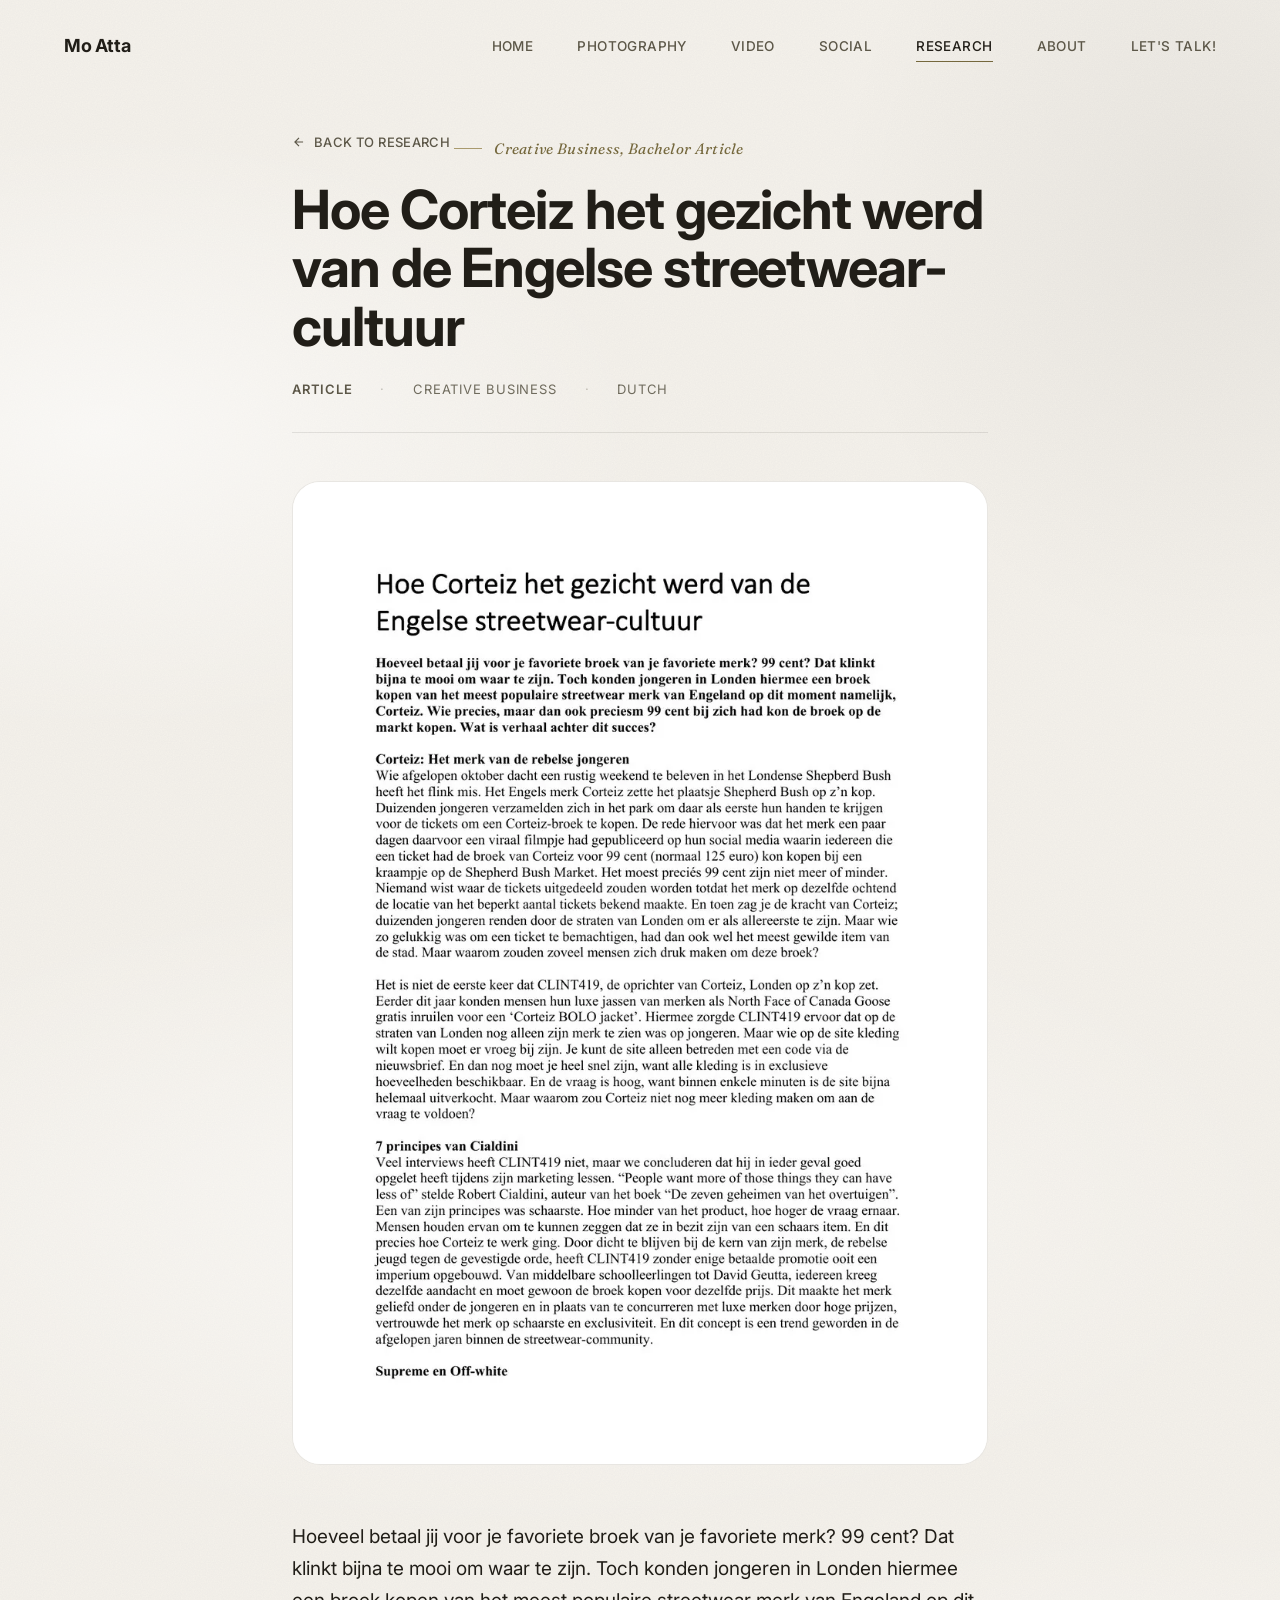
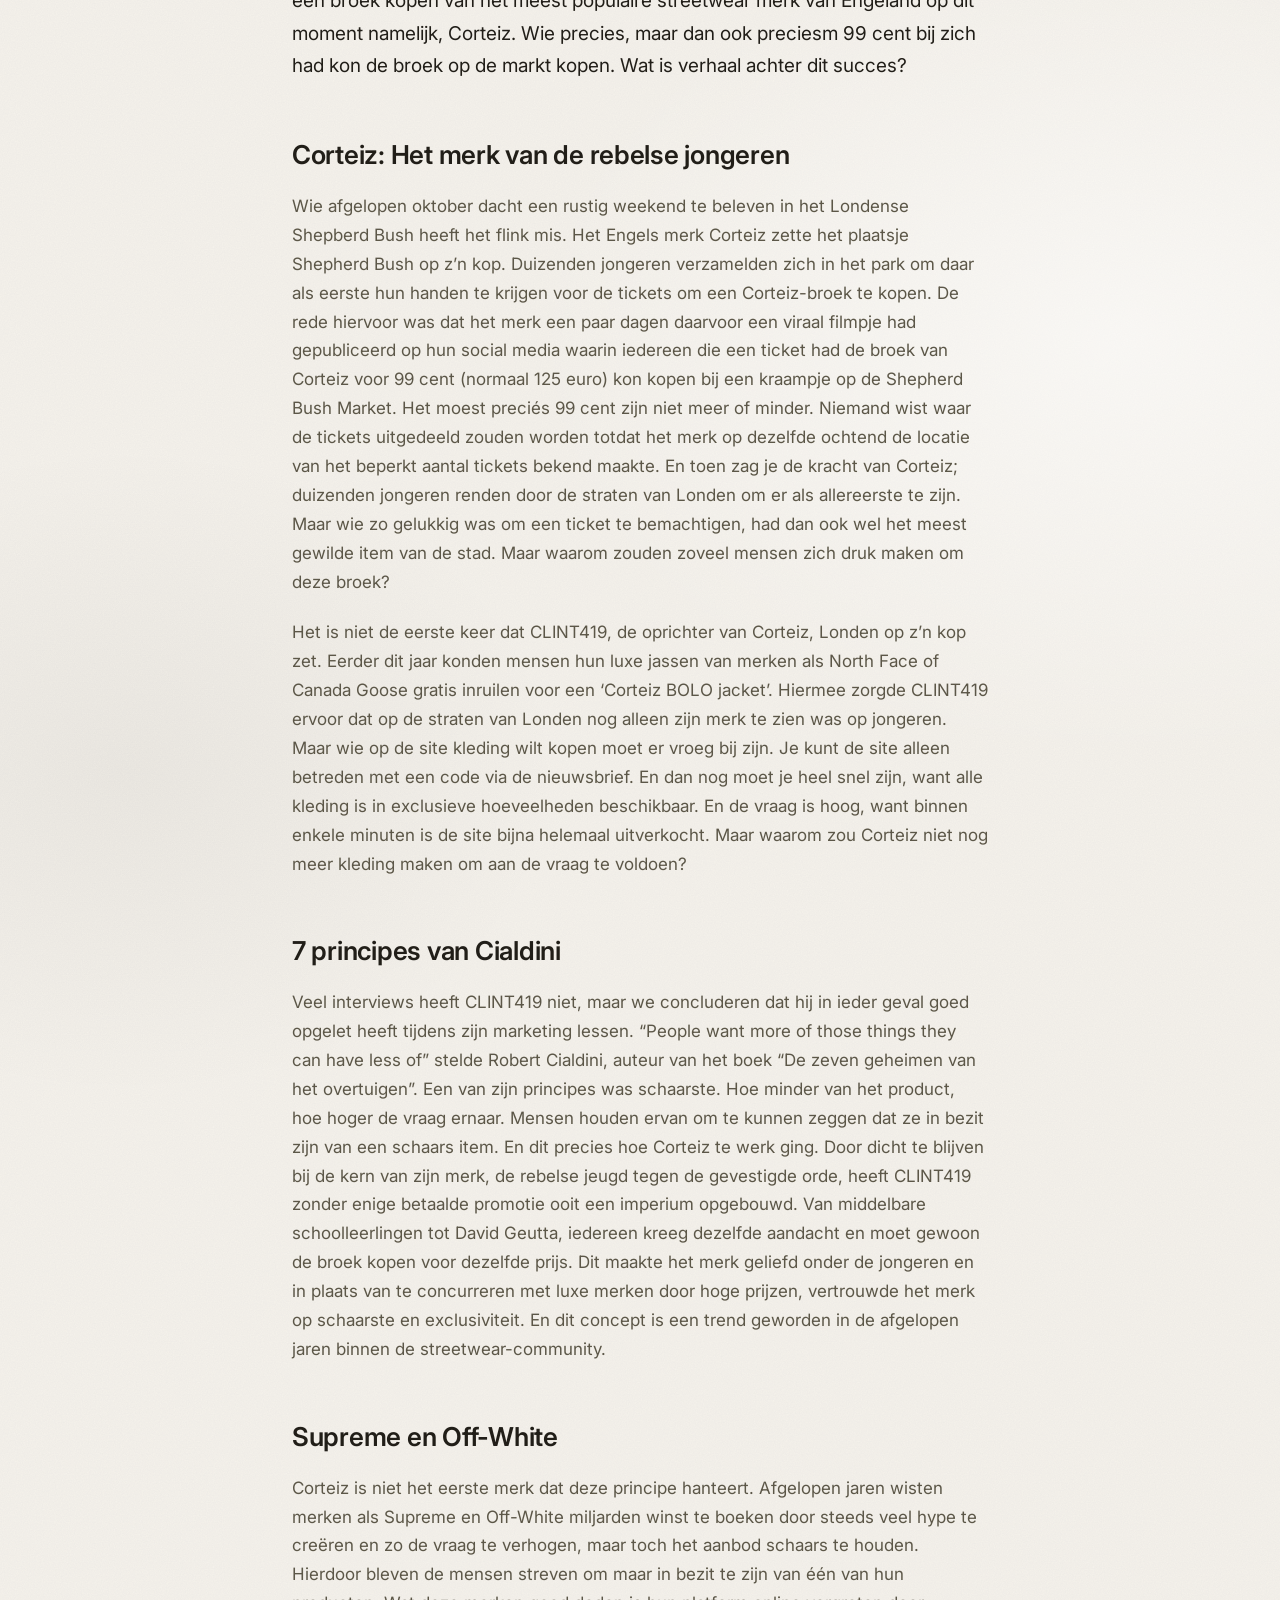
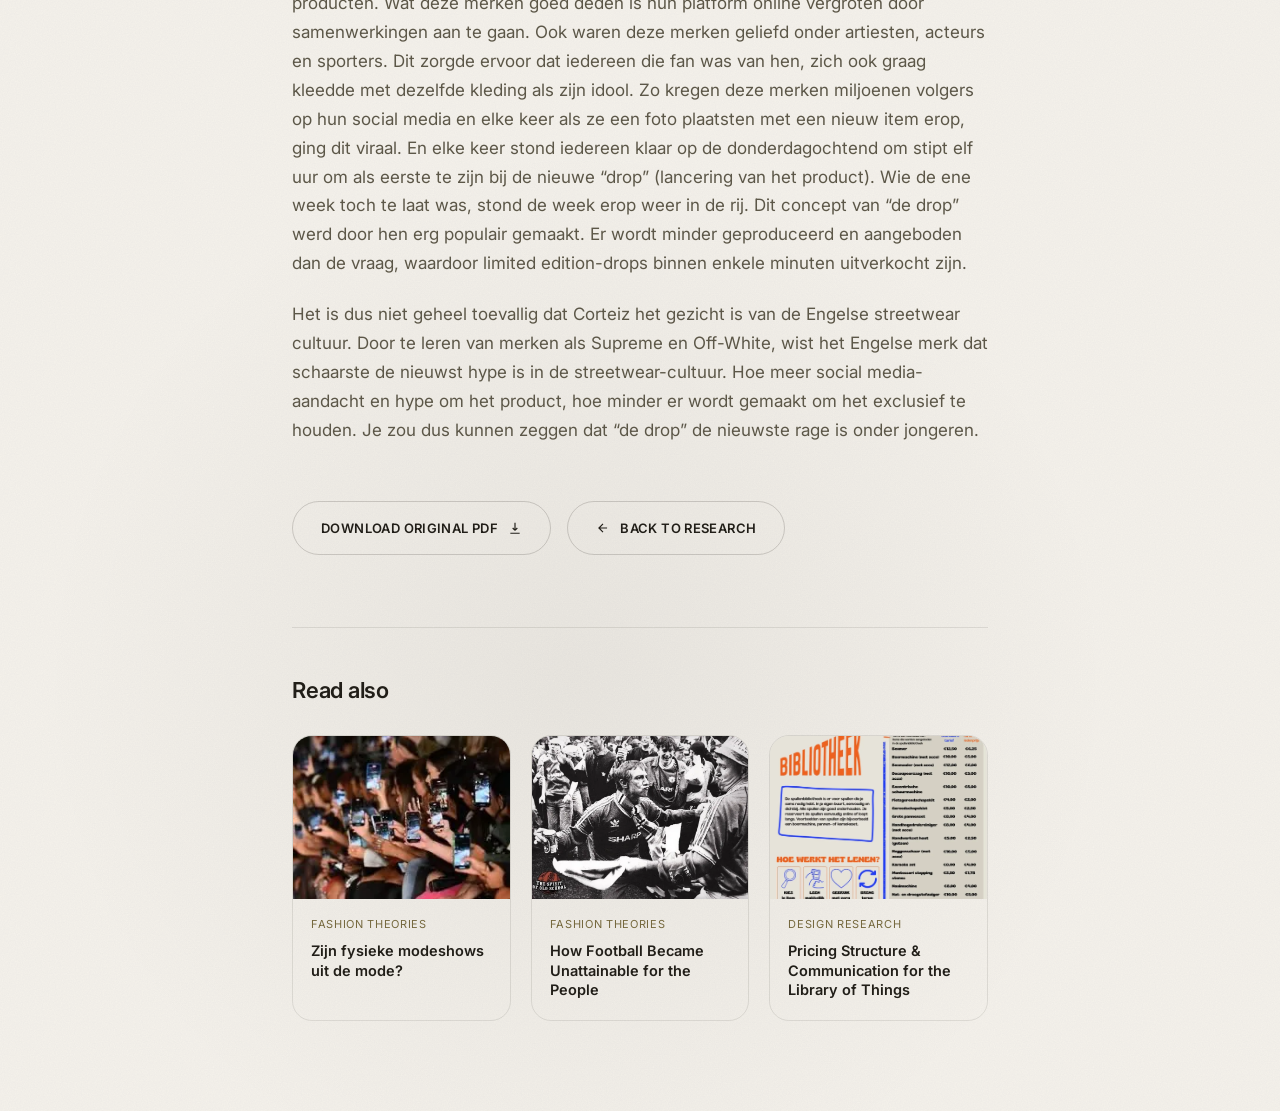
<file: research-corteiz.html>
<!DOCTYPE html>
<html lang="en">
<head>
<!-- Google tag (gtag.js) -->
<script async src="https://www.googletagmanager.com/gtag/js?id=G-KXNJ71K7C0"></script>
<script>
  window.dataLayer = window.dataLayer || [];
  function gtag(){dataLayer.push(arguments);}
  gtag('js', new Date());

  gtag('config', 'G-KXNJ71K7C0');
</script>
<meta charset="UTF-8" />
<meta name="viewport" content="width=device-width, initial-scale=1.0" />
<title>Hoe Corteiz het gezicht werd van de Engelse streetwear-cultuur — Mo Atta</title>
<meta name="description" content="A Creative Business bachelor article on Corteiz, scarcity marketing and Cialdini's principles of persuasion, and how the brand out-hyped Supreme and Off-White at their own game." />
<meta name="author" content="Mo Atta" />
<meta name="robots" content="index, follow" />
<meta name="theme-color" content="#f5f2ec" />
<link rel="canonical" href="https://moattaportfolio.com/research-corteiz.html" />

<!-- Favicons -->
<link rel="icon" href="assets/icons/favicon.svg" type="image/svg+xml">
<link rel="icon" href="assets/icons/favicon.ico" sizes="any">
<link rel="icon" href="assets/icons/favicon-32x32.png" sizes="32x32" type="image/png">
<link rel="icon" href="assets/icons/favicon-16x16.png" sizes="16x16" type="image/png">
<link rel="apple-touch-icon" href="assets/icons/apple-touch-icon.png">
<link rel="manifest" href="site.webmanifest">

<!-- Open Graph / Facebook / LinkedIn -->
<meta property="og:type" content="article" />
<meta property="og:url" content="https://moattaportfolio.com/research-corteiz.html" />
<meta property="og:title" content="Hoe Corteiz het gezicht werd van de Engelse streetwear-cultuur — Mo Atta" />
<meta property="og:description" content="A Creative Business bachelor article on Corteiz, scarcity marketing and Cialdini's principles of persuasion, and how the brand out-hyped Supreme and Off-White at their own game." />
<meta property="og:image" content="https://moattaportfolio.com/assets/images/og/og-corteiz.jpg" />
<meta property="og:image:width" content="1200" />
<meta property="og:image:height" content="630" />
<meta property="og:locale" content="en_US" />
<meta property="og:site_name" content="Mo Atta Portfolio" />

<!-- Twitter -->
<meta name="twitter:card" content="summary_large_image" />
<meta name="twitter:title" content="Hoe Corteiz het gezicht werd van de Engelse streetwear-cultuur — Mo Atta" />
<meta name="twitter:description" content="A Creative Business bachelor article on Corteiz, scarcity marketing and Cialdini's principles of persuasion, and how the brand out-hyped Supreme and Off-White at their own game." />
<meta name="twitter:image" content="https://moattaportfolio.com/assets/images/og/og-corteiz.jpg" />

<link rel="preconnect" href="https://fonts.googleapis.com">
<link rel="preconnect" href="https://fonts.gstatic.com" crossorigin>
<link href="https://fonts.googleapis.com/css2?family=Inter:wght@300;400;500;600;700;800;900&family=Fraunces:ital,wght@0,400;0,500;1,400;1,500&display=swap" rel="stylesheet">

<link rel="stylesheet" href="assets/css/base.css">
<link rel="stylesheet" href="assets/css/article.css">
<noscript><style>.reveal{opacity:1!important;transform:none!important;}</style></noscript>
</head>
<body>
<a href="#main" class="skip-link">Skip to content</a>
<nav class="nav" id="nav">
  <div class="nav-inner">
    <a href="index.html" class="nav-logo">Mo Atta</a>
    <ul class="nav-links" id="navLinks">
      <li><a href="index.html#home">Home</a></li>
      <li><a href="index.html#photography">Photography</a></li>
      <li><a href="index.html#video">Video</a></li>
      <li><a href="index.html#social">Social</a></li>
      <li><a href="index.html#research" class="active">Research</a></li>
      <li><a href="index.html#about">About</a></li>
      <li><a href="index.html#contact">Let's Talk!</a></li>
    </ul>
    <button class="nav-toggle" id="navToggle" aria-label="Toggle menu" aria-expanded="false" aria-controls="navLinks">
      <span></span><span></span><span></span>
    </button>
  </div>
</nav>

<main id="main">
<div class="wrap">
<a class="back-link" href="index.html#research">
  <svg viewBox="0 0 24 24" fill="none" stroke="currentColor" stroke-width="2"><path d="M19 12H5M12 19l-7-7 7-7"/></svg>
  Back to Research
</a>
<div class="eyebrow">Creative Business, Bachelor Article</div>
<h1 class="title">Hoe Corteiz het gezicht werd van de Engelse streetwear-cultuur</h1>
<div class="meta"><strong>Article</strong> <span style="opacity:.4">&middot;</span> Creative Business <span style="opacity:.4">&middot;</span> Dutch</div>
<div class="cover"><img src="assets/images/corteiz-cover.webp" alt="Hoe Corteiz het gezicht werd van de Engelse streetwear-cultuur — cover"/></div>
<div class="content"><p class="lead">Hoeveel betaal jij voor je favoriete broek van je favoriete merk? 99 cent? Dat klinkt bijna te mooi om waar te zijn. Toch konden jongeren in Londen hiermee een broek kopen van het meest populaire streetwear merk van Engeland op dit moment namelijk, Corteiz. Wie precies, maar dan ook preciesm 99 cent bij zich had kon de broek op de markt kopen. Wat is verhaal achter dit succes?</p>
<h2>Corteiz: Het merk van de rebelse jongeren</h2>
<p>Wie afgelopen oktober dacht een rustig weekend te beleven in het Londense Shepberd Bush heeft het flink mis. Het Engels merk Corteiz zette het plaatsje Shepherd Bush op z’n kop. Duizenden jongeren verzamelden zich in het park om daar als eerste hun handen te krijgen voor de tickets om een Corteiz-broek te kopen. De rede hiervoor was dat het merk een paar dagen daarvoor een viraal filmpje had gepubliceerd op hun social media waarin iedereen die een ticket had de broek van Corteiz voor 99 cent (normaal 125 euro) kon kopen bij een kraampje op de Shepherd Bush Market. Het moest preciés 99 cent zijn niet meer of minder. Niemand wist waar de tickets uitgedeeld zouden worden totdat het merk op dezelfde ochtend de locatie van het beperkt aantal tickets bekend maakte. En toen zag je de kracht van Corteiz; duizenden jongeren renden door de straten van Londen om er als allereerste te zijn. Maar wie zo gelukkig was om een ticket te bemachtigen, had dan ook wel het meest gewilde item van de stad. Maar waarom zouden zoveel mensen zich druk maken om deze broek?</p>
<p>Het is niet de eerste keer dat CLINT419, de oprichter van Corteiz, Londen op z’n kop zet. Eerder dit jaar konden mensen hun luxe jassen van merken als North Face of Canada Goose gratis inruilen voor een ‘Corteiz BOLO jacket’. Hiermee zorgde CLINT419 ervoor dat op de straten van Londen nog alleen zijn merk te zien was op jongeren. Maar wie op de site kleding wilt kopen moet er vroeg bij zijn. Je kunt de site alleen betreden met een code via de nieuwsbrief. En dan nog moet je heel snel zijn, want alle kleding is in exclusieve hoeveelheden beschikbaar. En de vraag is hoog, want binnen enkele minuten is de site bijna helemaal uitverkocht. Maar waarom zou Corteiz niet nog meer kleding maken om aan de vraag te voldoen?</p>
<h2>7 principes van Cialdini</h2>
<p>Veel interviews heeft CLINT419 niet, maar we concluderen dat hij in ieder geval goed opgelet heeft tijdens zijn marketing lessen. “People want more of those things they can have less of” stelde Robert Cialdini, auteur van het boek “De zeven geheimen van het overtuigen”. Een van zijn principes was schaarste. Hoe minder van het product, hoe hoger de vraag ernaar. Mensen houden ervan om te kunnen zeggen dat ze in bezit zijn van een schaars item. En dit precies hoe Corteiz te werk ging. Door dicht te blijven bij de kern van zijn merk, de rebelse jeugd tegen de gevestigde orde, heeft CLINT419 zonder enige betaalde promotie ooit een imperium opgebouwd. Van middelbare schoolleerlingen tot David Geutta, iedereen kreeg dezelfde aandacht en moet gewoon de broek kopen voor dezelfde prijs. Dit maakte het merk geliefd onder de jongeren en in plaats van te concurreren met luxe merken door hoge prijzen, vertrouwde het merk op schaarste en exclusiviteit. En dit concept is een trend geworden in de afgelopen jaren binnen de streetwear-community.</p>
<h2>Supreme en Off-White</h2>
<p>Corteiz is niet het eerste merk dat deze principe hanteert. Afgelopen jaren wisten merken als Supreme en Off-White miljarden winst te boeken door steeds veel hype te creëren en zo de vraag te verhogen, maar toch het aanbod schaars te houden. Hierdoor bleven de mensen streven om maar in bezit te zijn van één van hun producten. Wat deze merken goed deden is hun platform online vergroten door samenwerkingen aan te gaan. Ook waren deze merken geliefd onder artiesten, acteurs en sporters. Dit zorgde ervoor dat iedereen die fan was van hen, zich ook graag kleedde met dezelfde kleding als zijn idool. Zo kregen deze merken miljoenen volgers op hun social media en elke keer als ze een foto plaatsten met een nieuw item erop, ging dit viraal. En elke keer stond iedereen klaar op de donderdagochtend om stipt elf uur om als eerste te zijn bij de nieuwe “drop” (lancering van het product). Wie de ene week toch te laat was, stond de week erop weer in de rij. Dit concept van “de drop” werd door hen erg populair gemaakt. Er wordt minder geproduceerd en aangeboden dan de vraag, waardoor limited edition-drops binnen enkele minuten uitverkocht zijn.</p>
<p>Het is dus niet geheel toevallig dat Corteiz het gezicht is van de Engelse streetwear cultuur. Door te leren van merken als Supreme en Off-White, wist het Engelse merk dat schaarste de nieuwst hype is in de streetwear-cultuur. Hoe meer social media-aandacht en hype om het product, hoe minder er wordt gemaakt om het exclusief te houden. Je zou dus kunnen zeggen dat “de drop” de nieuwste rage is onder jongeren.</p>
</div>
<div class="download-row">
    <a href="articles/corteiz-source.pdf" class="btn" target="_blank" rel="noopener noreferrer">
      Download Original PDF
      <svg viewBox="0 0 24 24" fill="none" stroke="currentColor" stroke-width="2"><path d="M12 3v13m0 0l-4-4m4 4l4-4M4 21h16"/></svg>
    </a>
    <a href="index.html#research" class="btn">
      <svg viewBox="0 0 24 24" fill="none" stroke="currentColor" stroke-width="2"><path d="M19 12H5M12 19l-7-7 7-7"/></svg>
      Back to Research
    </a>
  </div>
    <div class="read-also">
      <h2>Read also</h2>
      <div class="read-also-grid">
      <a class="read-also-card" href="research-modeshows.html">
        <div class="read-also-image"><img src="assets/images/modeshows-thumb.webp" alt="Fashion show audience filming on their phones" loading="lazy"/></div>
        <div class="read-also-body">
          <div class="read-also-category">Fashion Theories</div>
          <div class="read-also-title">Zijn fysieke modeshows uit de mode?</div>
        </div>
      </a>
      <a class="read-also-card" href="research-luxury-and-football.html">
        <div class="read-also-image"><img src="assets/images/luxury-football-thumb.webp" alt="Manchester United fans celebrating" loading="lazy"/></div>
        <div class="read-also-body">
          <div class="read-also-category">Fashion Theories</div>
          <div class="read-also-title">How Football Became Unattainable for the People</div>
        </div>
      </a>
      <a class="read-also-card" href="research-library-of-things.html">
        <div class="read-also-image"><img src="assets/images/library-of-things-cover.webp" alt="Spullenbibliotheek (Library of Things) campaign cover" loading="lazy"/></div>
        <div class="read-also-body">
          <div class="read-also-category">Design Research</div>
          <div class="read-also-title">Pricing Structure & Communication for the Library of Things</div>
        </div>
      </a>
      </div>
    </div>
</div>
</main>
<script src="assets/js/main.js" defer></script>
</body>
</html>
</file>
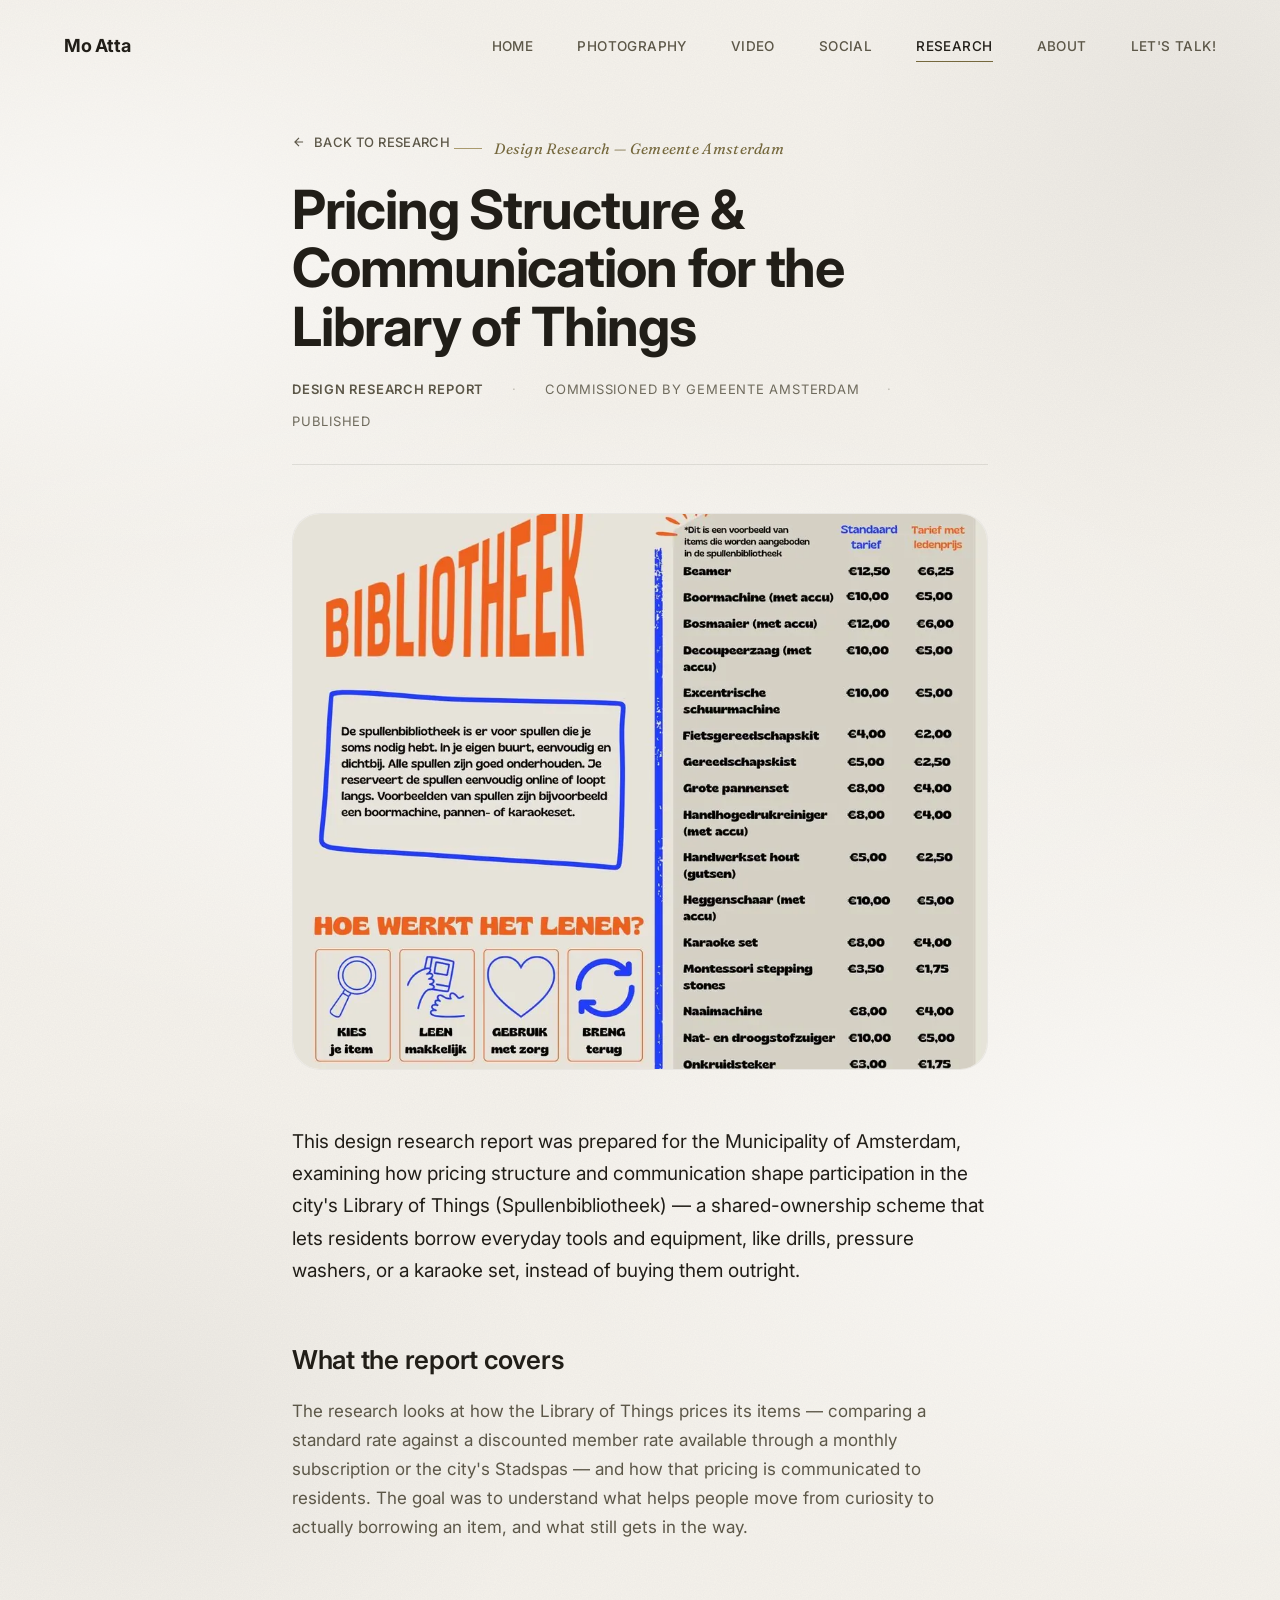
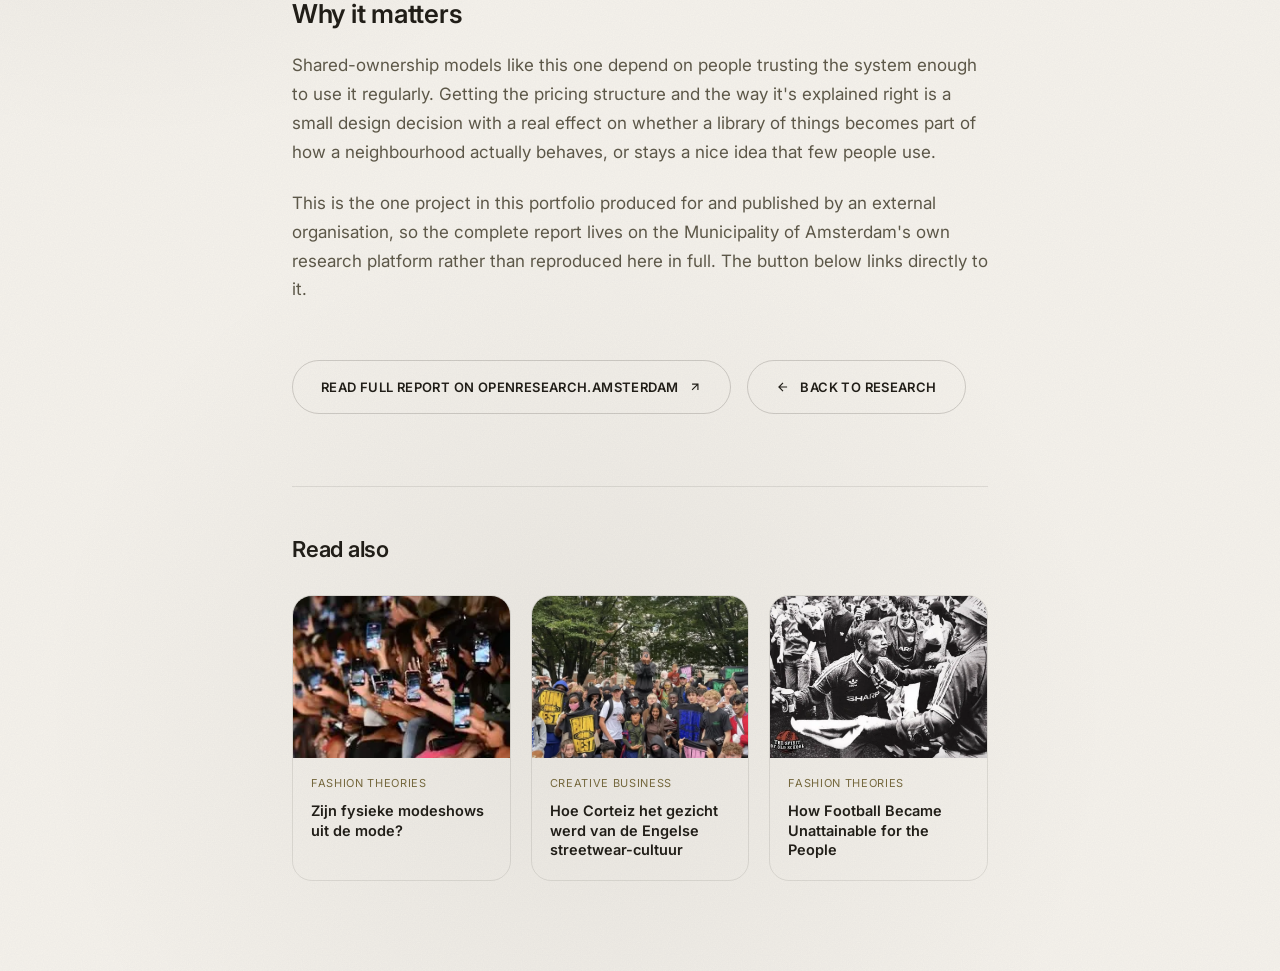
<file: research-library-of-things.html>
<!DOCTYPE html>
<html lang="en">
<head>
<!-- Google tag (gtag.js) -->
<script async src="https://www.googletagmanager.com/gtag/js?id=G-KXNJ71K7C0"></script>
<script>
  window.dataLayer = window.dataLayer || [];
  function gtag(){dataLayer.push(arguments);}
  gtag('js', new Date());

  gtag('config', 'G-KXNJ71K7C0');
</script>
<meta charset="UTF-8" />
<meta name="viewport" content="width=device-width, initial-scale=1.0" />
<title>Pricing Structure & Communication for the Library of Things — Mo Atta</title>
<meta name="description" content="A design research report prepared for Gemeente Amsterdam (Municipality of Amsterdam), examining how pricing structure and communication shape participation in the city's Library of Things." />
<meta name="author" content="Mo Atta" />
<meta name="robots" content="index, follow" />
<meta name="theme-color" content="#f5f2ec" />
<link rel="canonical" href="https://moattaportfolio.com/research-library-of-things.html" />

<!-- Favicons -->
<link rel="icon" href="assets/icons/favicon.svg" type="image/svg+xml">
<link rel="icon" href="assets/icons/favicon.ico" sizes="any">
<link rel="icon" href="assets/icons/favicon-32x32.png" sizes="32x32" type="image/png">
<link rel="icon" href="assets/icons/favicon-16x16.png" sizes="16x16" type="image/png">
<link rel="apple-touch-icon" href="assets/icons/apple-touch-icon.png">
<link rel="manifest" href="site.webmanifest">

<!-- Open Graph / Facebook / LinkedIn -->
<meta property="og:type" content="article" />
<meta property="og:url" content="https://moattaportfolio.com/research-library-of-things.html" />
<meta property="og:title" content="Pricing Structure & Communication for the Library of Things — Mo Atta" />
<meta property="og:description" content="A design research report prepared for Gemeente Amsterdam (Municipality of Amsterdam), examining how pricing structure and communication shape participation in the city's Library of Things." />
<meta property="og:image" content="https://moattaportfolio.com/assets/images/og/og-library-of-things.jpg" />
<meta property="og:image:width" content="1200" />
<meta property="og:image:height" content="630" />
<meta property="og:locale" content="en_US" />
<meta property="og:site_name" content="Mo Atta Portfolio" />

<!-- Twitter -->
<meta name="twitter:card" content="summary_large_image" />
<meta name="twitter:title" content="Pricing Structure & Communication for the Library of Things — Mo Atta" />
<meta name="twitter:description" content="A design research report prepared for Gemeente Amsterdam (Municipality of Amsterdam), examining how pricing structure and communication shape participation in the city's Library of Things." />
<meta name="twitter:image" content="https://moattaportfolio.com/assets/images/og/og-library-of-things.jpg" />

<link rel="preconnect" href="https://fonts.googleapis.com">
<link rel="preconnect" href="https://fonts.gstatic.com" crossorigin>
<link href="https://fonts.googleapis.com/css2?family=Inter:wght@300;400;500;600;700;800;900&family=Fraunces:ital,wght@0,400;0,500;1,400;1,500&display=swap" rel="stylesheet">

<link rel="stylesheet" href="assets/css/base.css">
<link rel="stylesheet" href="assets/css/article.css">
<noscript><style>.reveal{opacity:1!important;transform:none!important;}</style></noscript>
</head>
<body>
<a href="#main" class="skip-link">Skip to content</a>
<nav class="nav" id="nav">
  <div class="nav-inner">
    <a href="index.html" class="nav-logo">Mo Atta</a>
    <ul class="nav-links" id="navLinks">
      <li><a href="index.html#home">Home</a></li>
      <li><a href="index.html#photography">Photography</a></li>
      <li><a href="index.html#video">Video</a></li>
      <li><a href="index.html#social">Social</a></li>
      <li><a href="index.html#research" class="active">Research</a></li>
      <li><a href="index.html#about">About</a></li>
      <li><a href="index.html#contact">Let's Talk!</a></li>
    </ul>
    <button class="nav-toggle" id="navToggle" aria-label="Toggle menu" aria-expanded="false" aria-controls="navLinks">
      <span></span><span></span><span></span>
    </button>
  </div>
</nav>

<main id="main">
<div class="wrap">
<a class="back-link" href="index.html#research">
  <svg viewBox="0 0 24 24" fill="none" stroke="currentColor" stroke-width="2"><path d="M19 12H5M12 19l-7-7 7-7"/></svg>
  Back to Research
</a>
<div class="eyebrow">Design Research &mdash; Gemeente Amsterdam</div>
<h1 class="title">Pricing Structure &amp; Communication for the Library of Things</h1>
<div class="meta"><strong>Design Research Report</strong> <span style="opacity:.4">&middot;</span> Commissioned by Gemeente Amsterdam <span style="opacity:.4">&middot;</span> Published</div>
<div class="cover"><img src="assets/images/library-of-things-cover.webp" alt="Spullenbibliotheek (Library of Things) campaign cover" loading="lazy"/></div>
<div class="content">
<p class="lead">This design research report was prepared for the Municipality of Amsterdam, examining how pricing structure and communication shape participation in the city's Library of Things (Spullenbibliotheek) &mdash; a shared-ownership scheme that lets residents borrow everyday tools and equipment, like drills, pressure washers, or a karaoke set, instead of buying them outright.</p>
<h2>What the report covers</h2>
<p>The research looks at how the Library of Things prices its items &mdash; comparing a standard rate against a discounted member rate available through a monthly subscription or the city's Stadspas &mdash; and how that pricing is communicated to residents. The goal was to understand what helps people move from curiosity to actually borrowing an item, and what still gets in the way.</p>
<h2>Why it matters</h2>
<p>Shared-ownership models like this one depend on people trusting the system enough to use it regularly. Getting the pricing structure and the way it's explained right is a small design decision with a real effect on whether a library of things becomes part of how a neighbourhood actually behaves, or stays a nice idea that few people use.</p>
<p>This is the one project in this portfolio produced for and published by an external organisation, so the complete report lives on the Municipality of Amsterdam's own research platform rather than reproduced here in full. The button below links directly to it.</p>
</div>
<div class="download-row">
    <a href="https://openresearch.amsterdam/nl/page/137642/onderzoeksrapport---ontwerprapport-prijsstructuur-en-communicatie" target="_blank" rel="noopener noreferrer" class="btn">
      Read Full Report on openresearch.amsterdam
      <svg viewBox="0 0 24 24" fill="none" stroke="currentColor" stroke-width="2"><path d="M7 17L17 7M7 7h10v10"/></svg>
    </a>
    <a href="index.html#research" class="btn">
      <svg viewBox="0 0 24 24" fill="none" stroke="currentColor" stroke-width="2"><path d="M19 12H5M12 19l-7-7 7-7"/></svg>
      Back to Research
    </a>
  </div>
    <div class="read-also">
      <h2>Read also</h2>
      <div class="read-also-grid">
      <a class="read-also-card" href="research-modeshows.html">
        <div class="read-also-image"><img src="assets/images/modeshows-thumb.webp" alt="Fashion show audience filming on their phones" loading="lazy"/></div>
        <div class="read-also-body">
          <div class="read-also-category">Fashion Theories</div>
          <div class="read-also-title">Zijn fysieke modeshows uit de mode?</div>
        </div>
      </a>
      <a class="read-also-card" href="research-corteiz.html">
        <div class="read-also-image"><img src="assets/images/corteiz-thumb.webp" alt="Group of young streetwear fans holding Bun the Rest t-shirts" loading="lazy"/></div>
        <div class="read-also-body">
          <div class="read-also-category">Creative Business</div>
          <div class="read-also-title">Hoe Corteiz het gezicht werd van de Engelse streetwear-cultuur</div>
        </div>
      </a>
      <a class="read-also-card" href="research-luxury-and-football.html">
        <div class="read-also-image"><img src="assets/images/luxury-football-thumb.webp" alt="Manchester United fans celebrating" loading="lazy"/></div>
        <div class="read-also-body">
          <div class="read-also-category">Fashion Theories</div>
          <div class="read-also-title">How Football Became Unattainable for the People</div>
        </div>
      </a>
      </div>
    </div>
</div>
</main>
<script src="assets/js/main.js" defer></script>
</body>
</html>
</file>
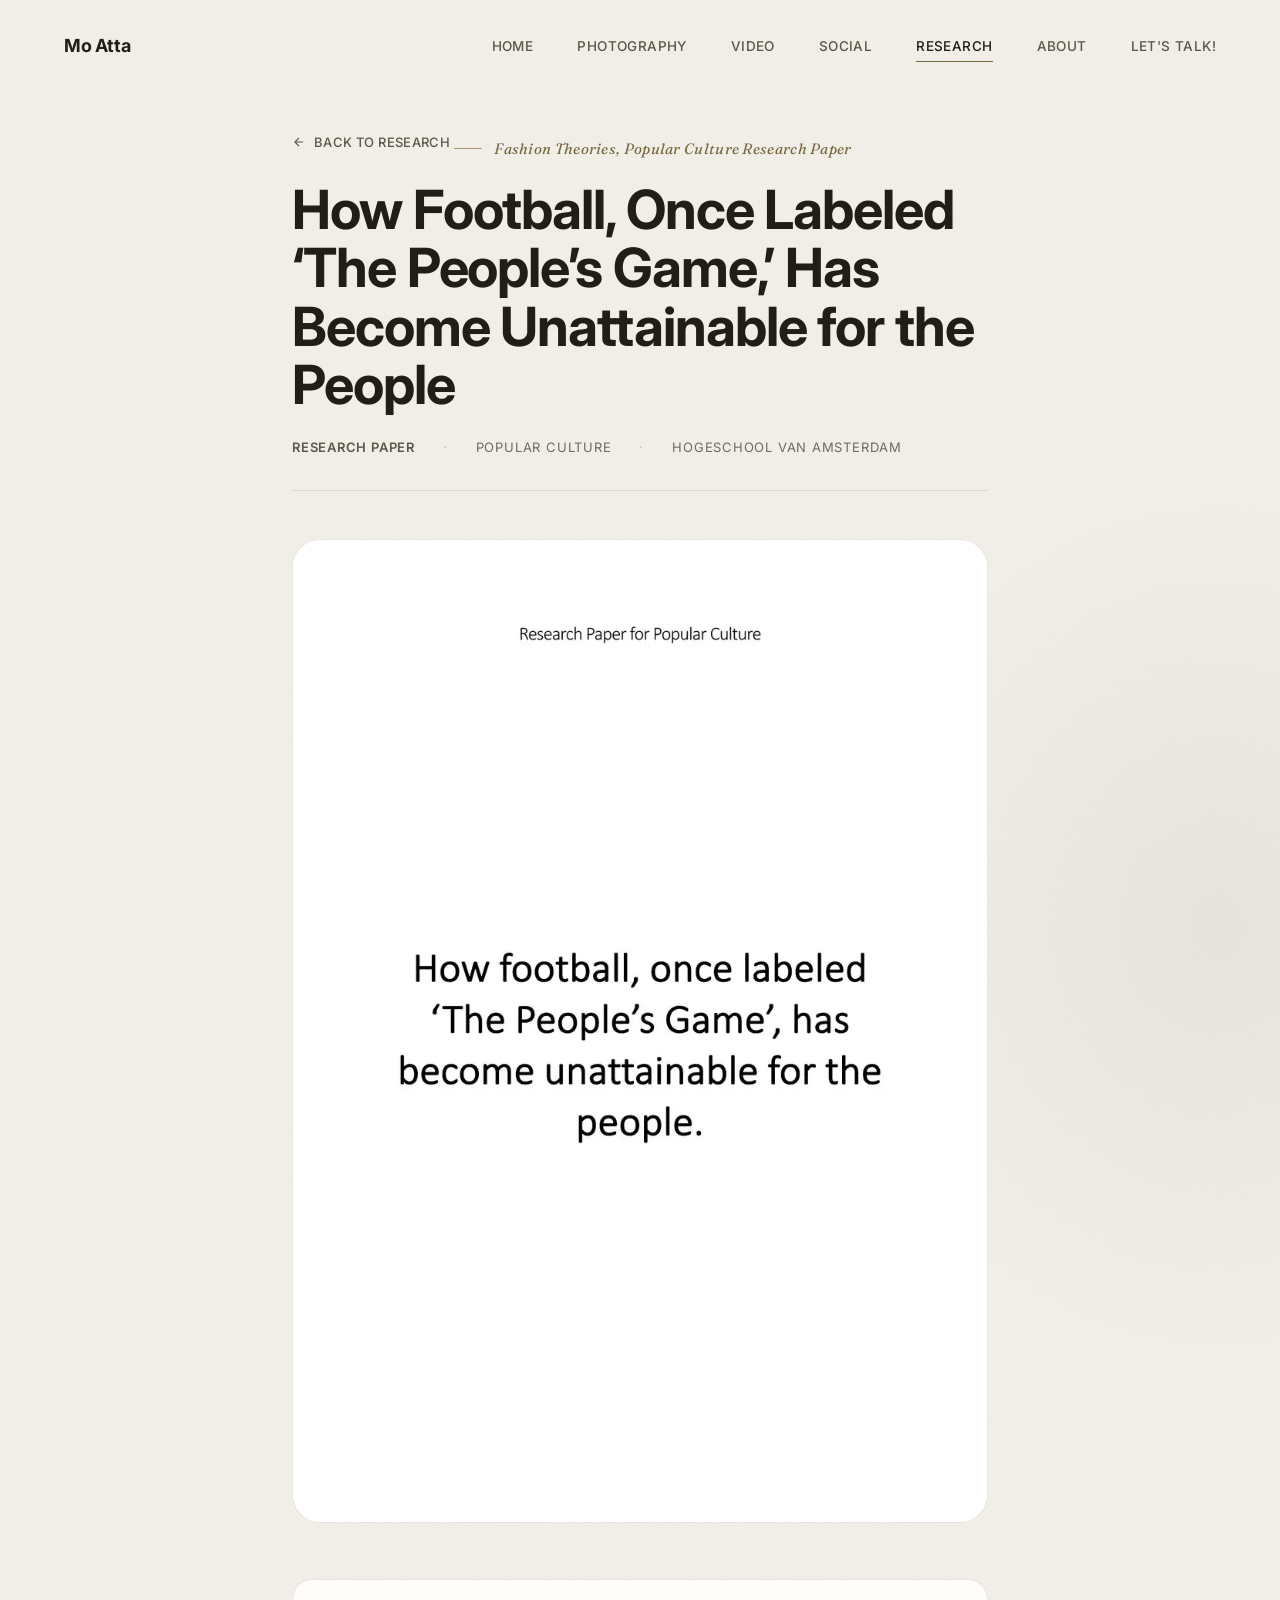
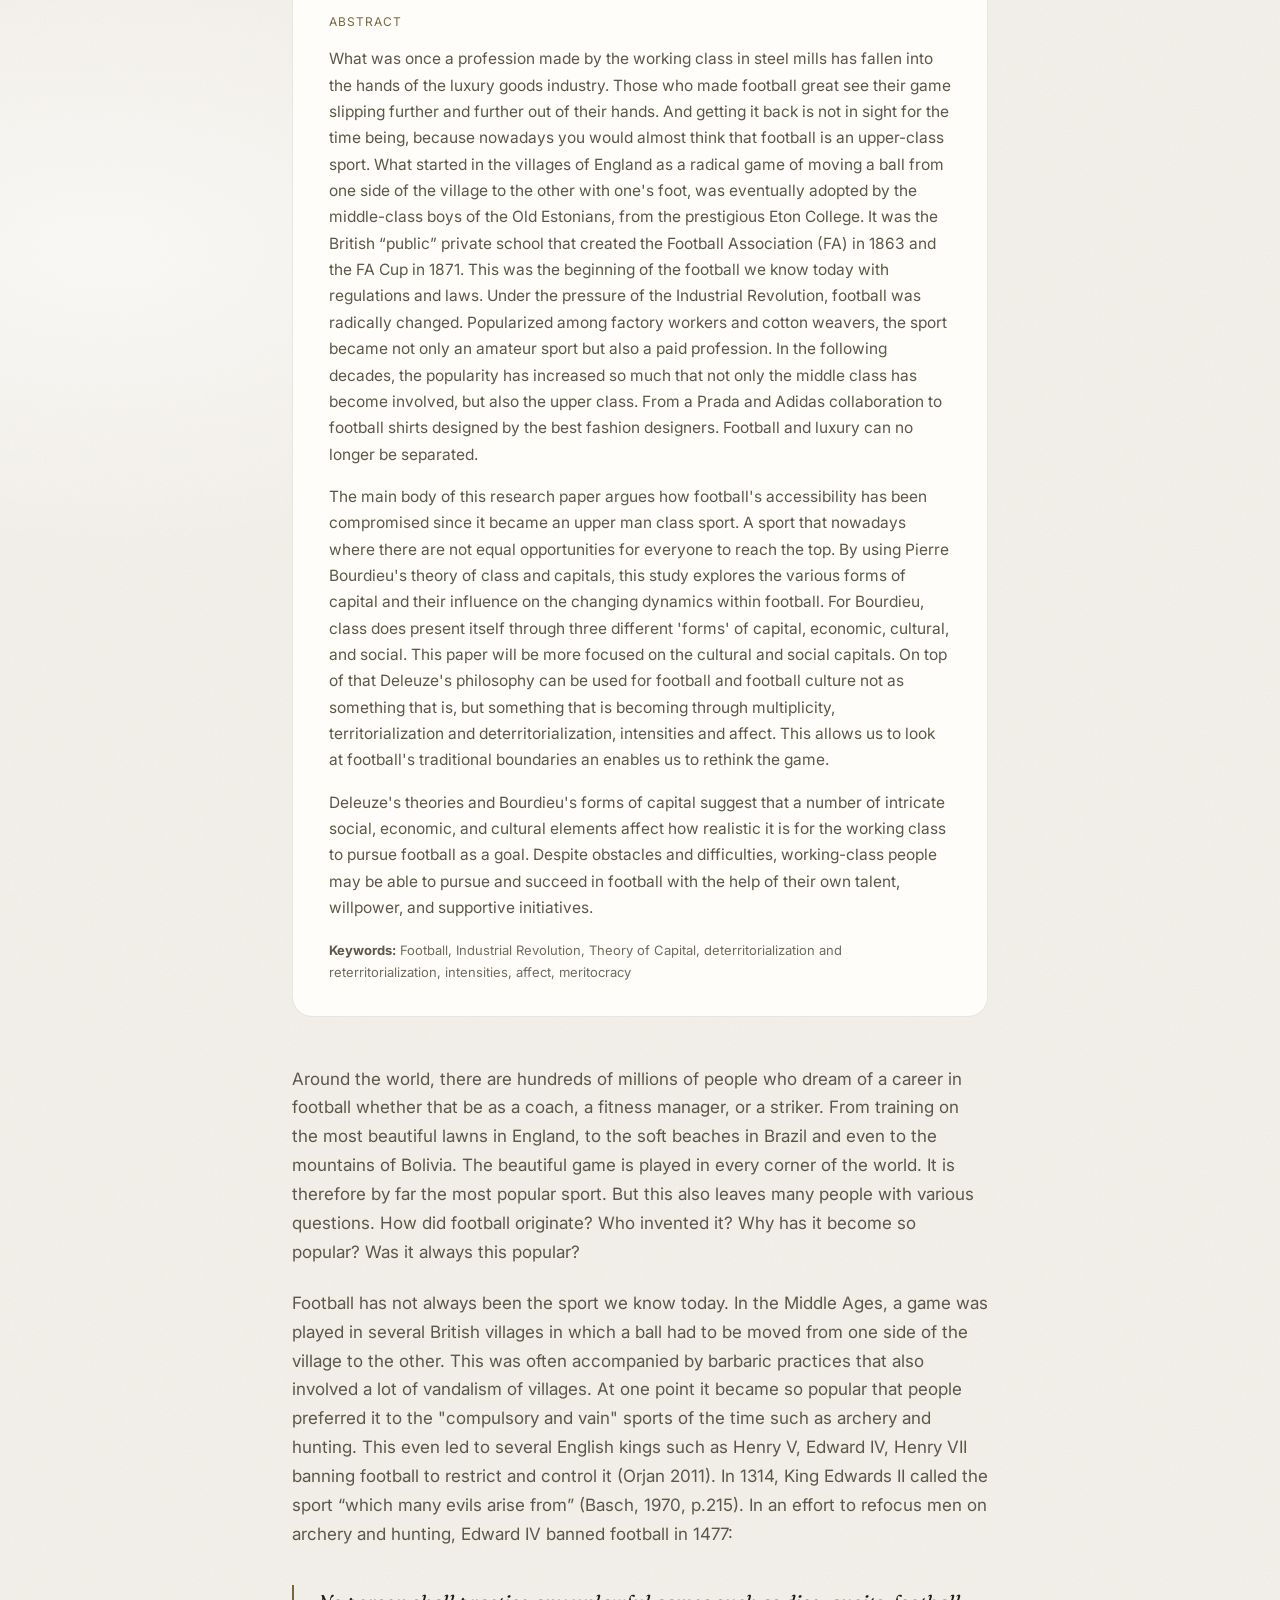
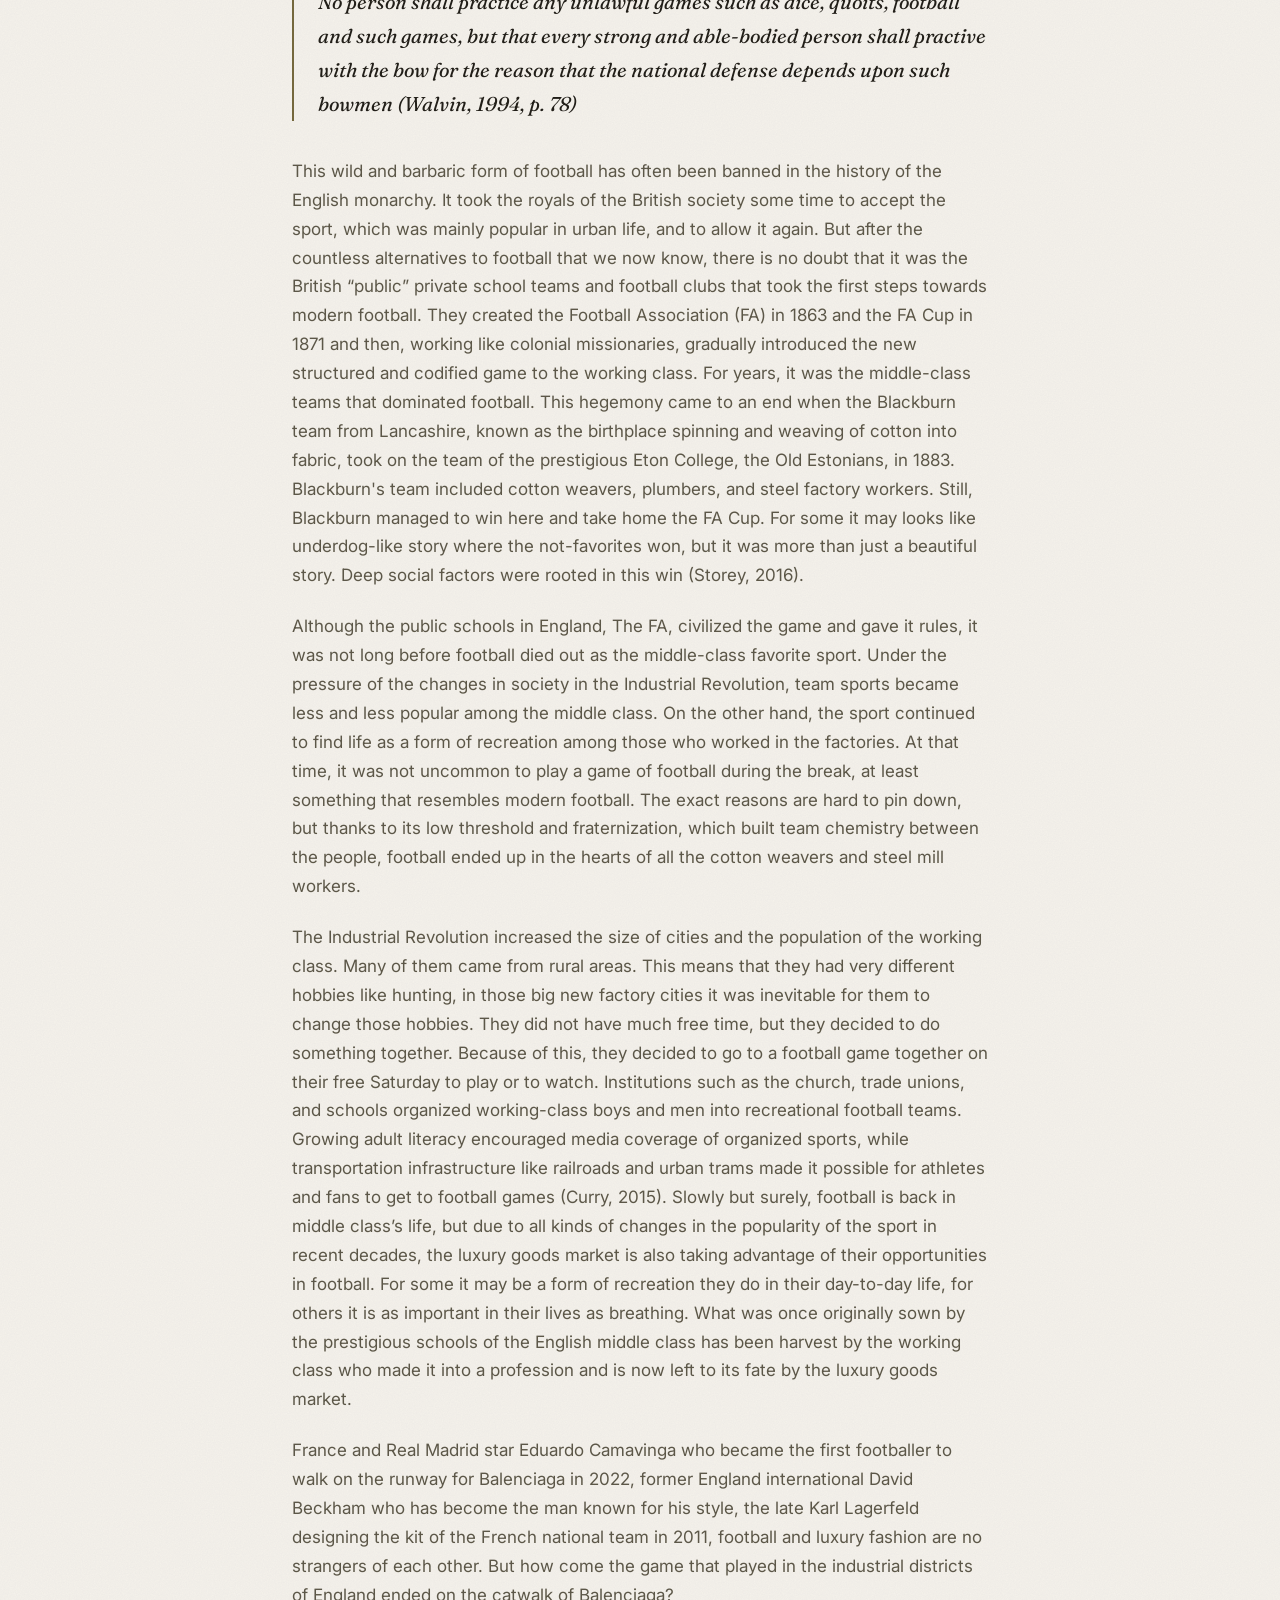
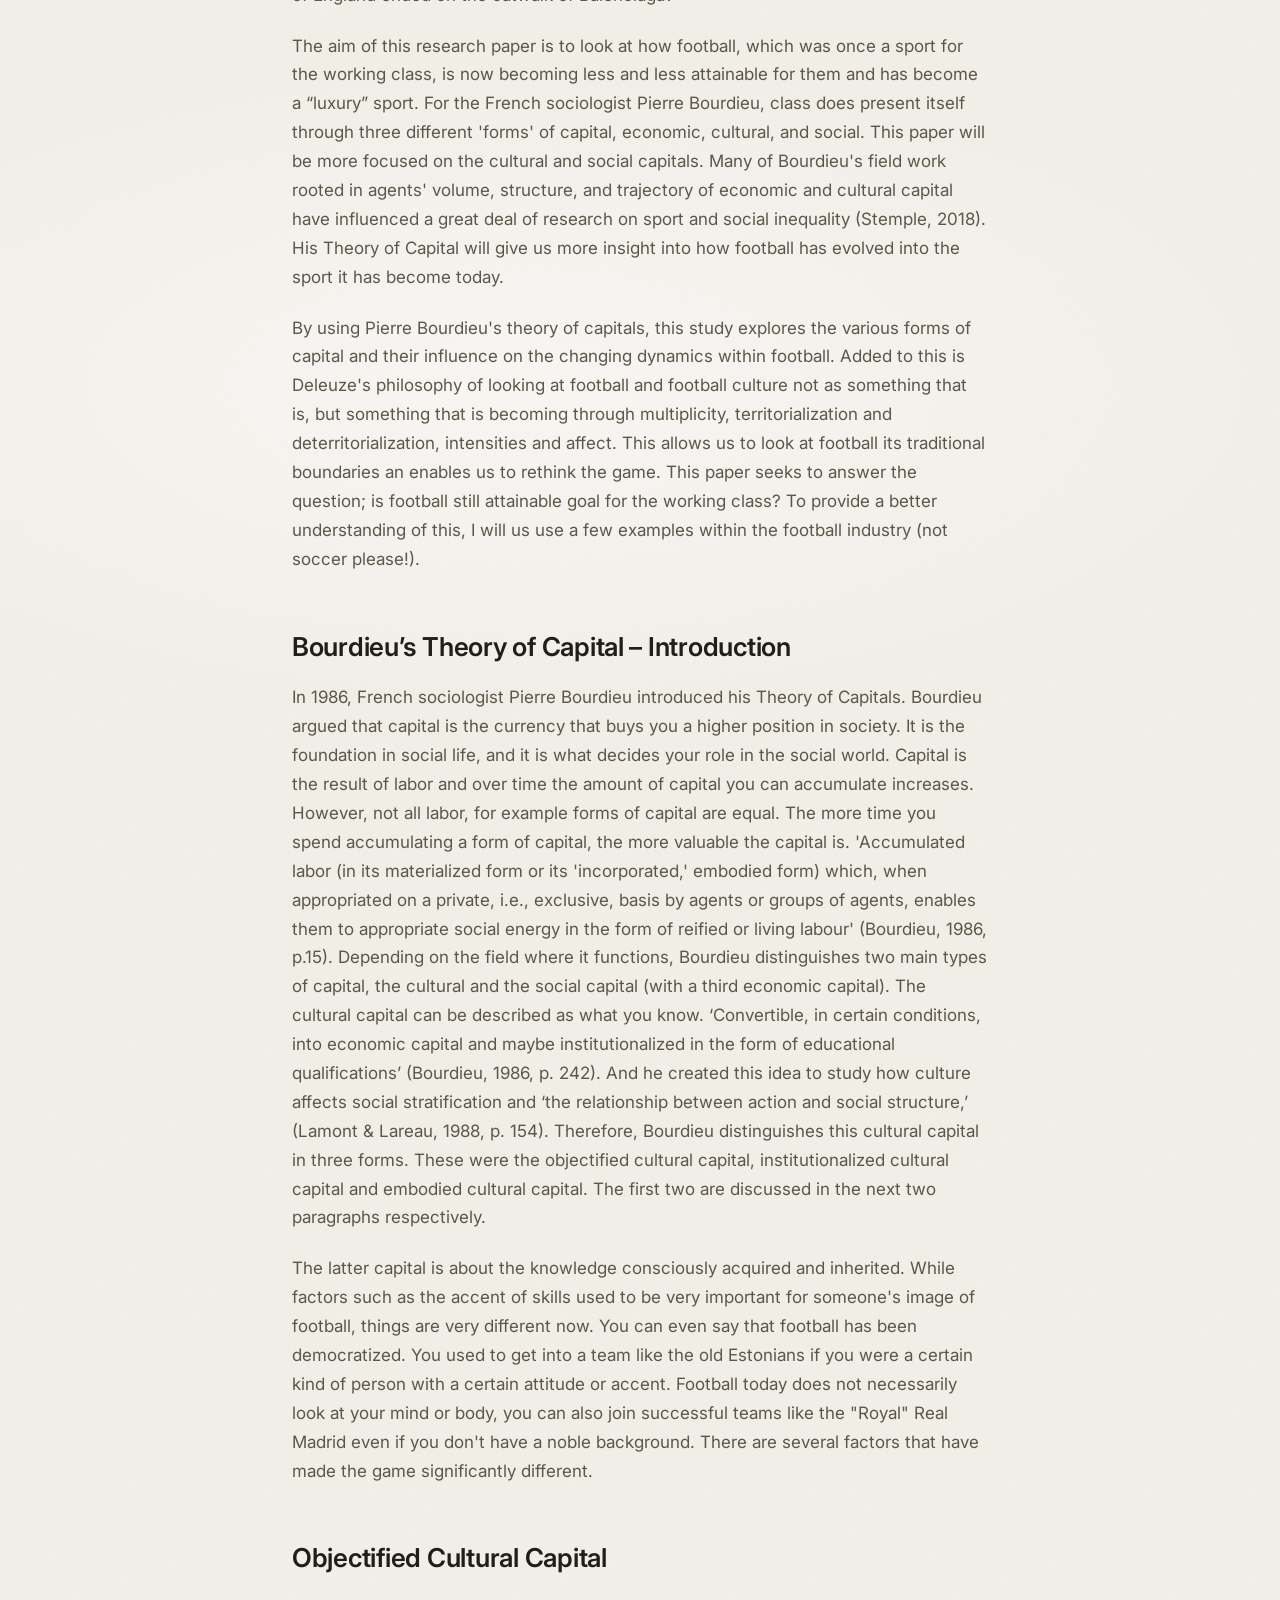
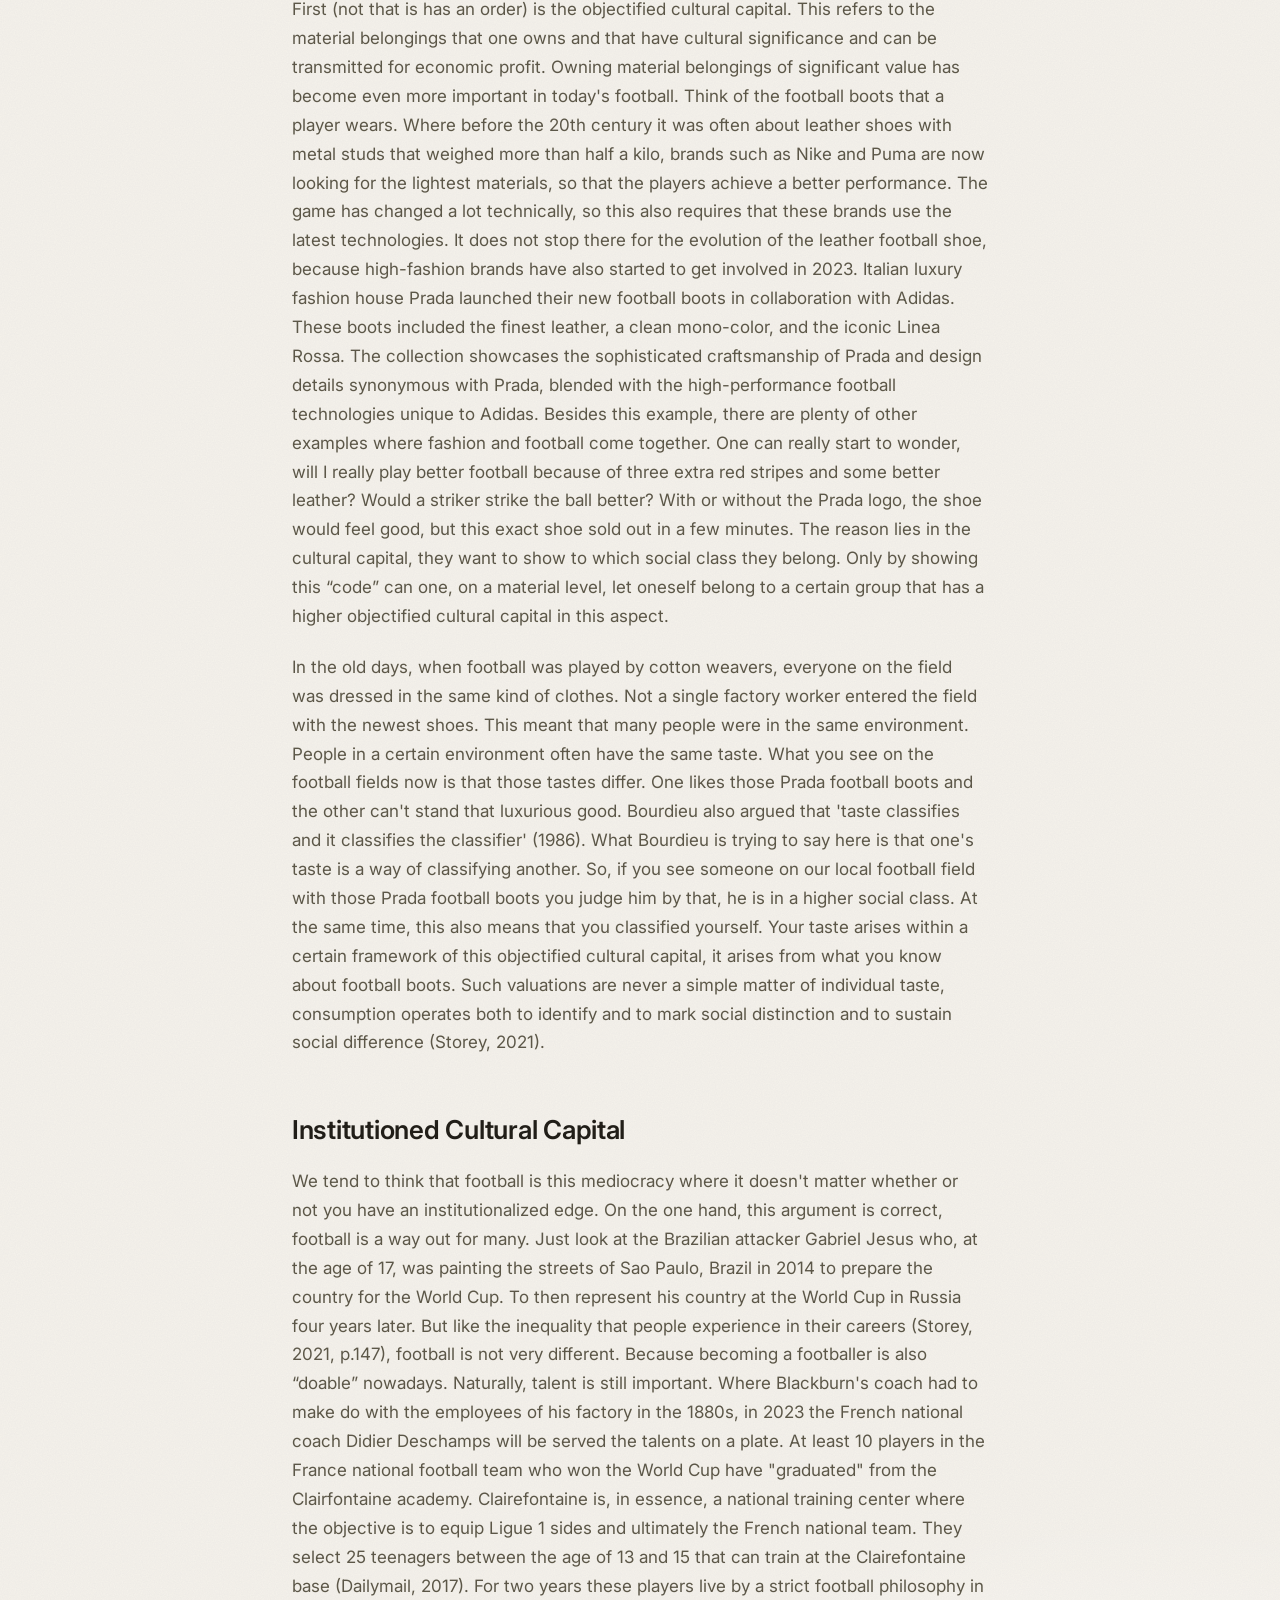
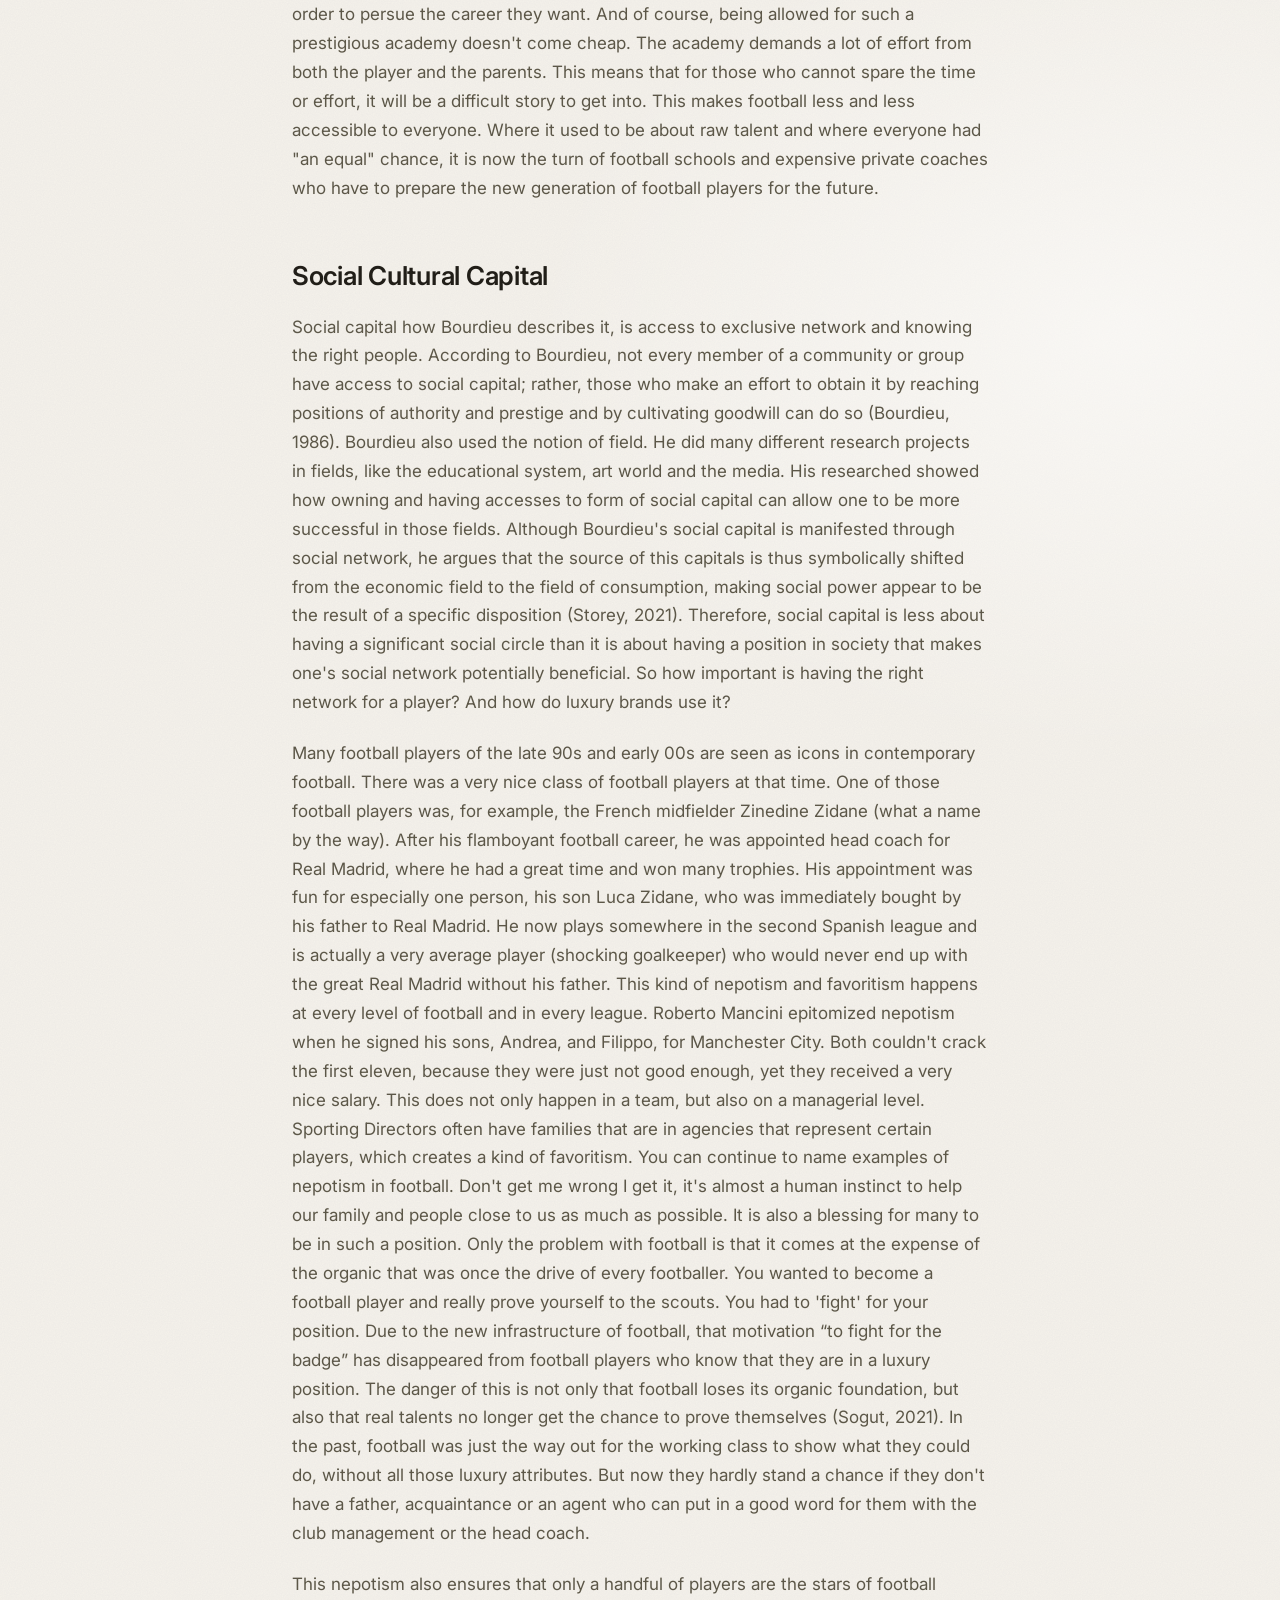
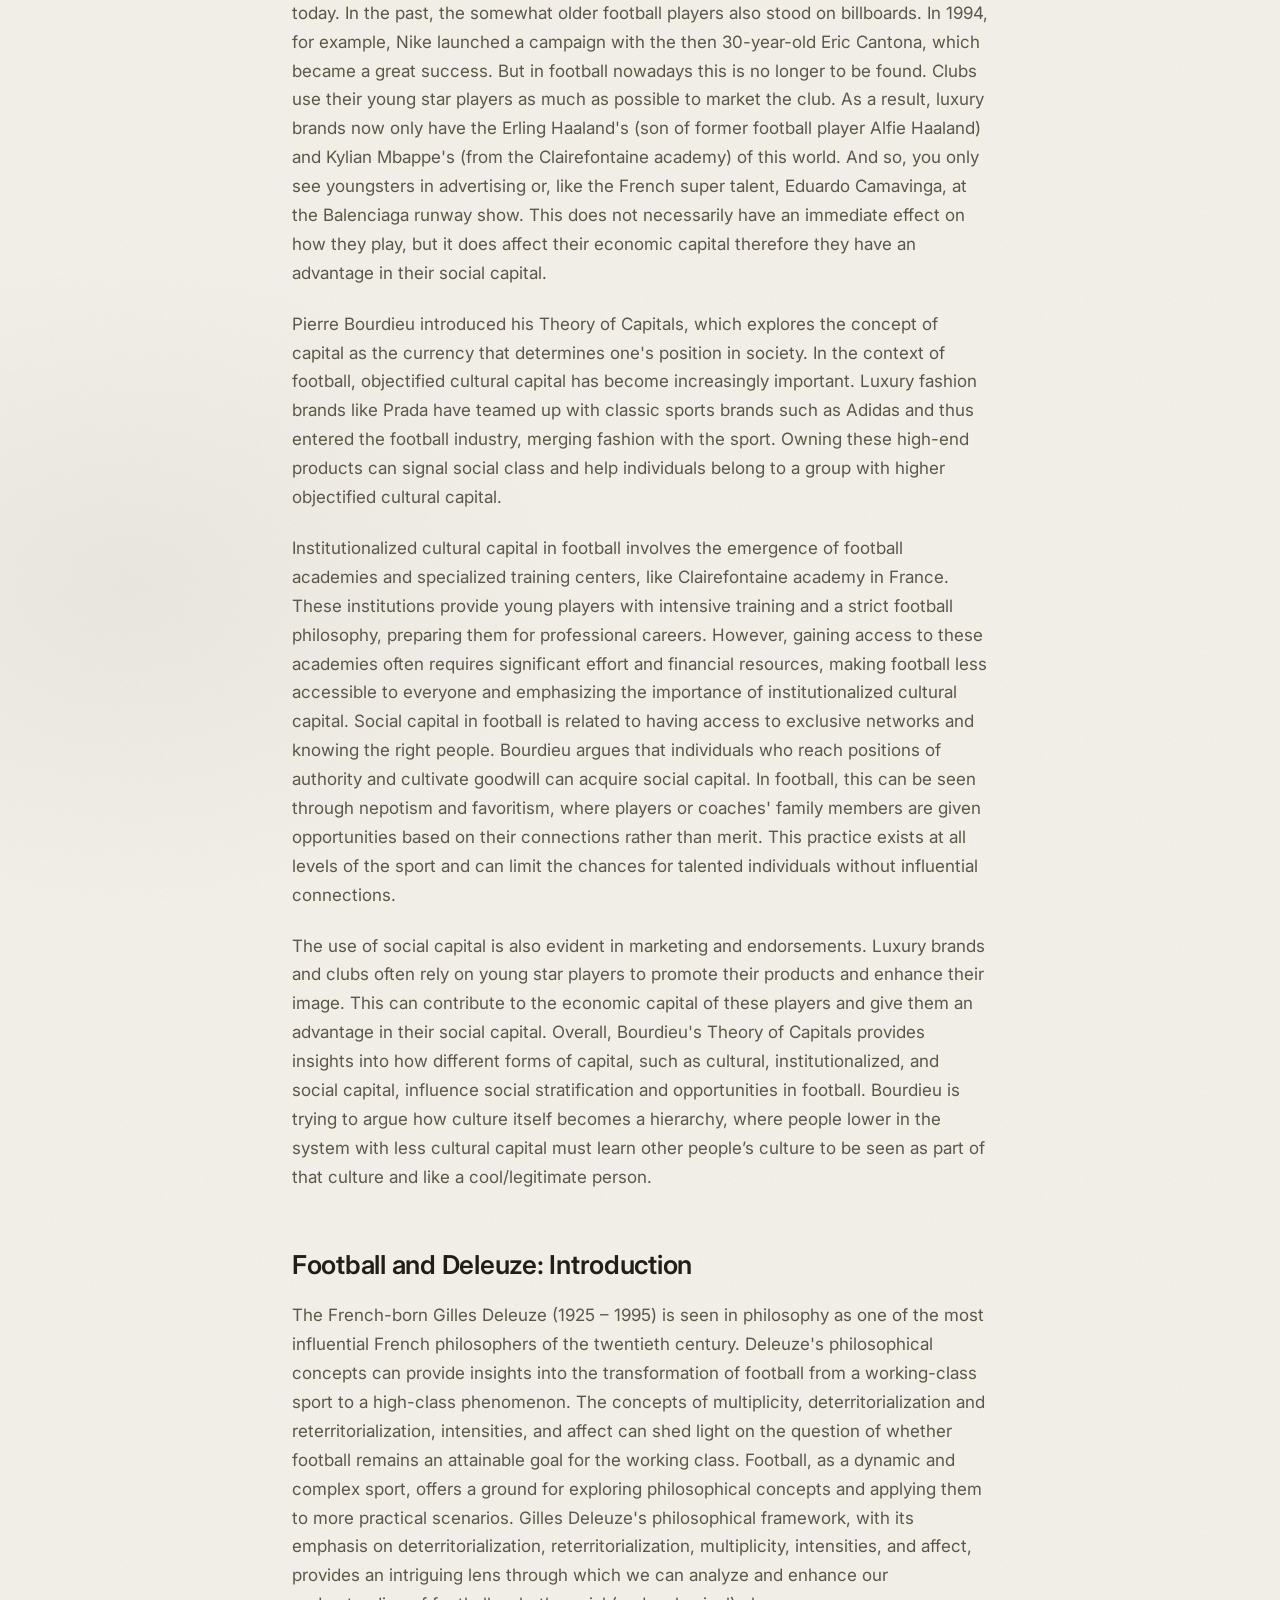
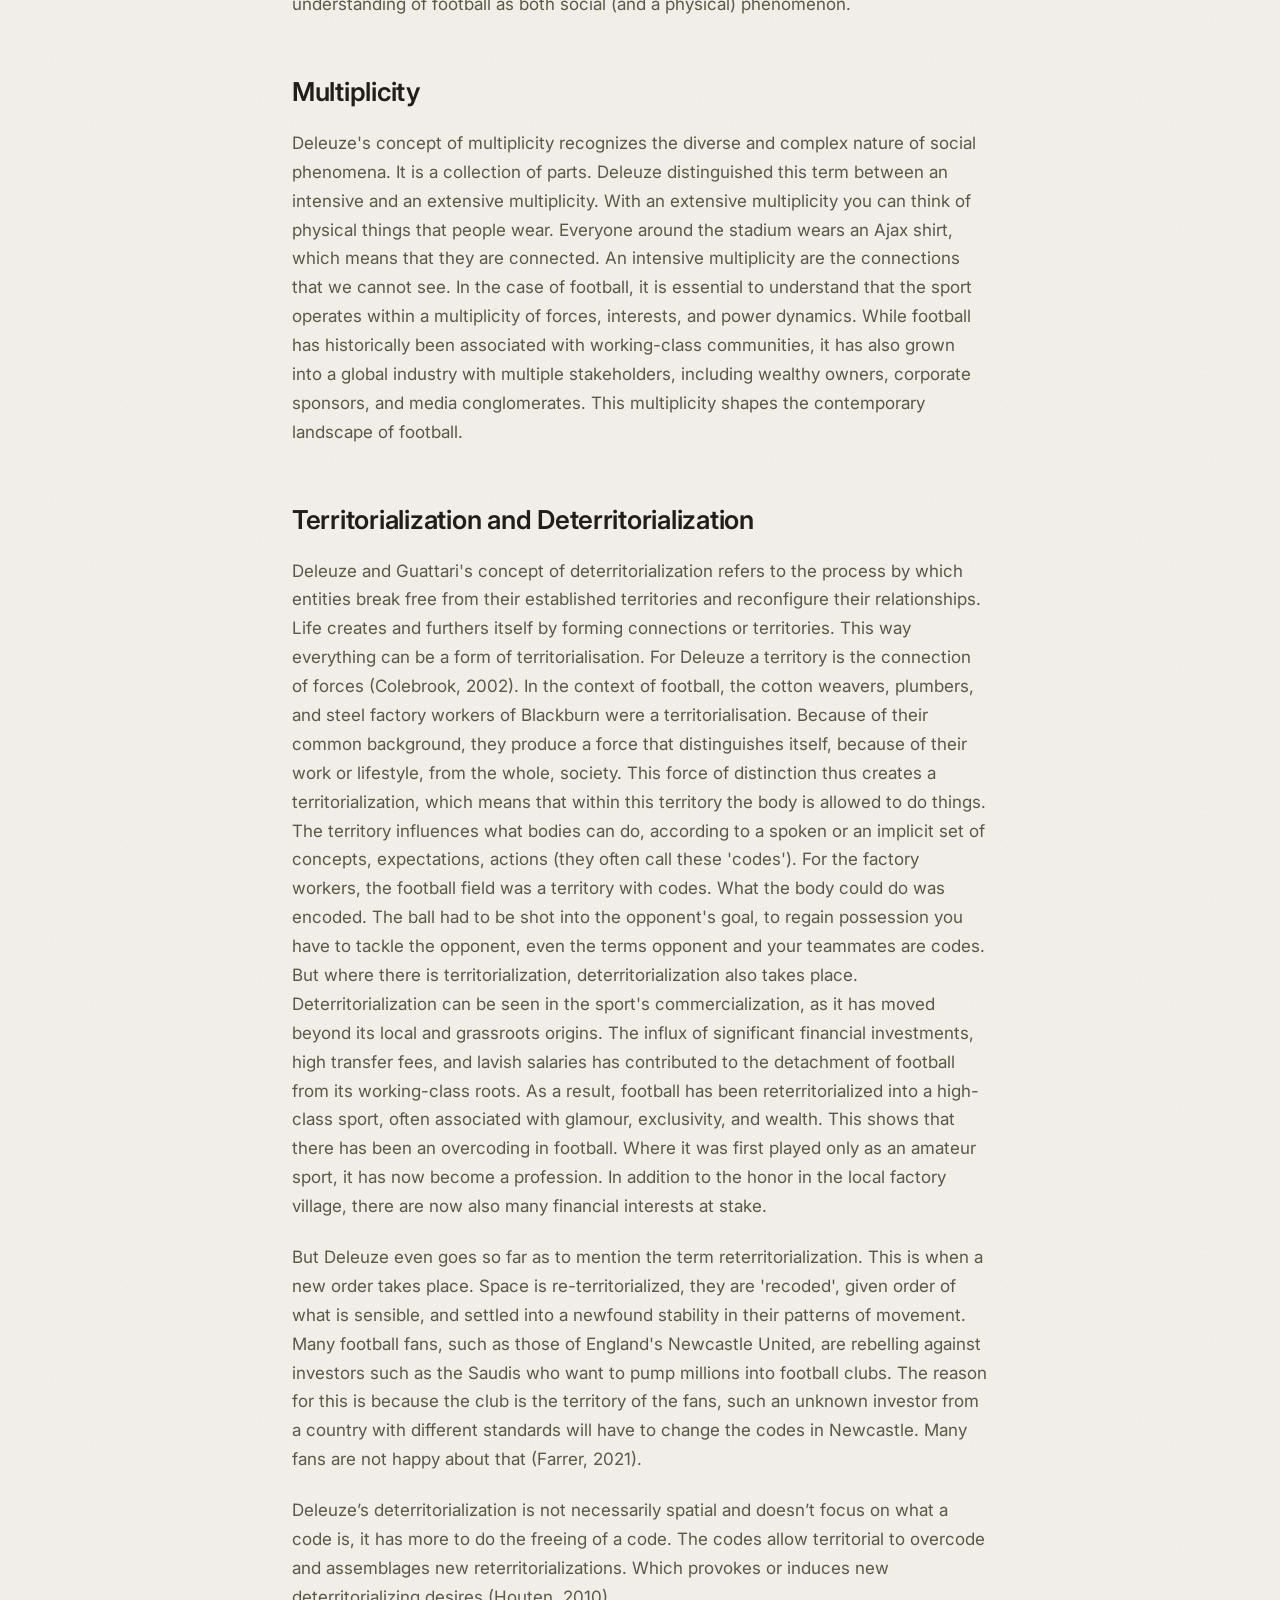
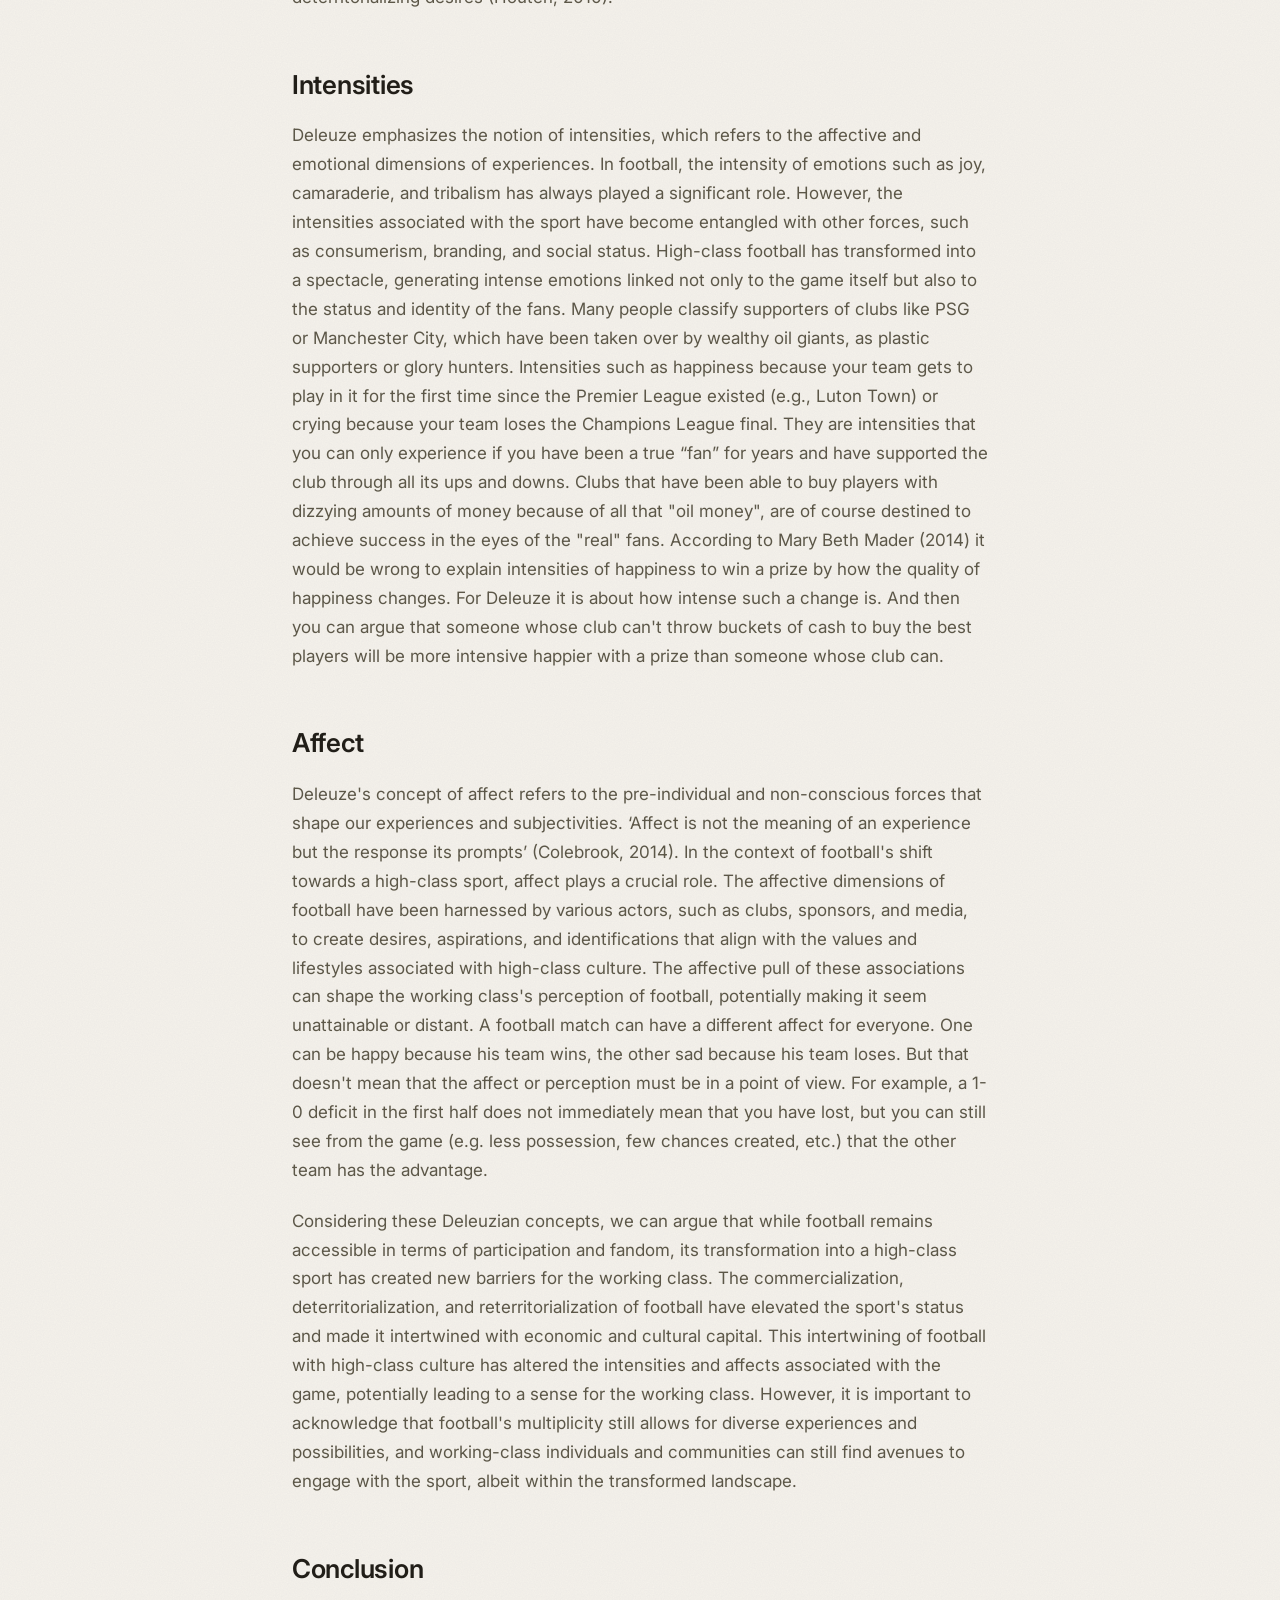
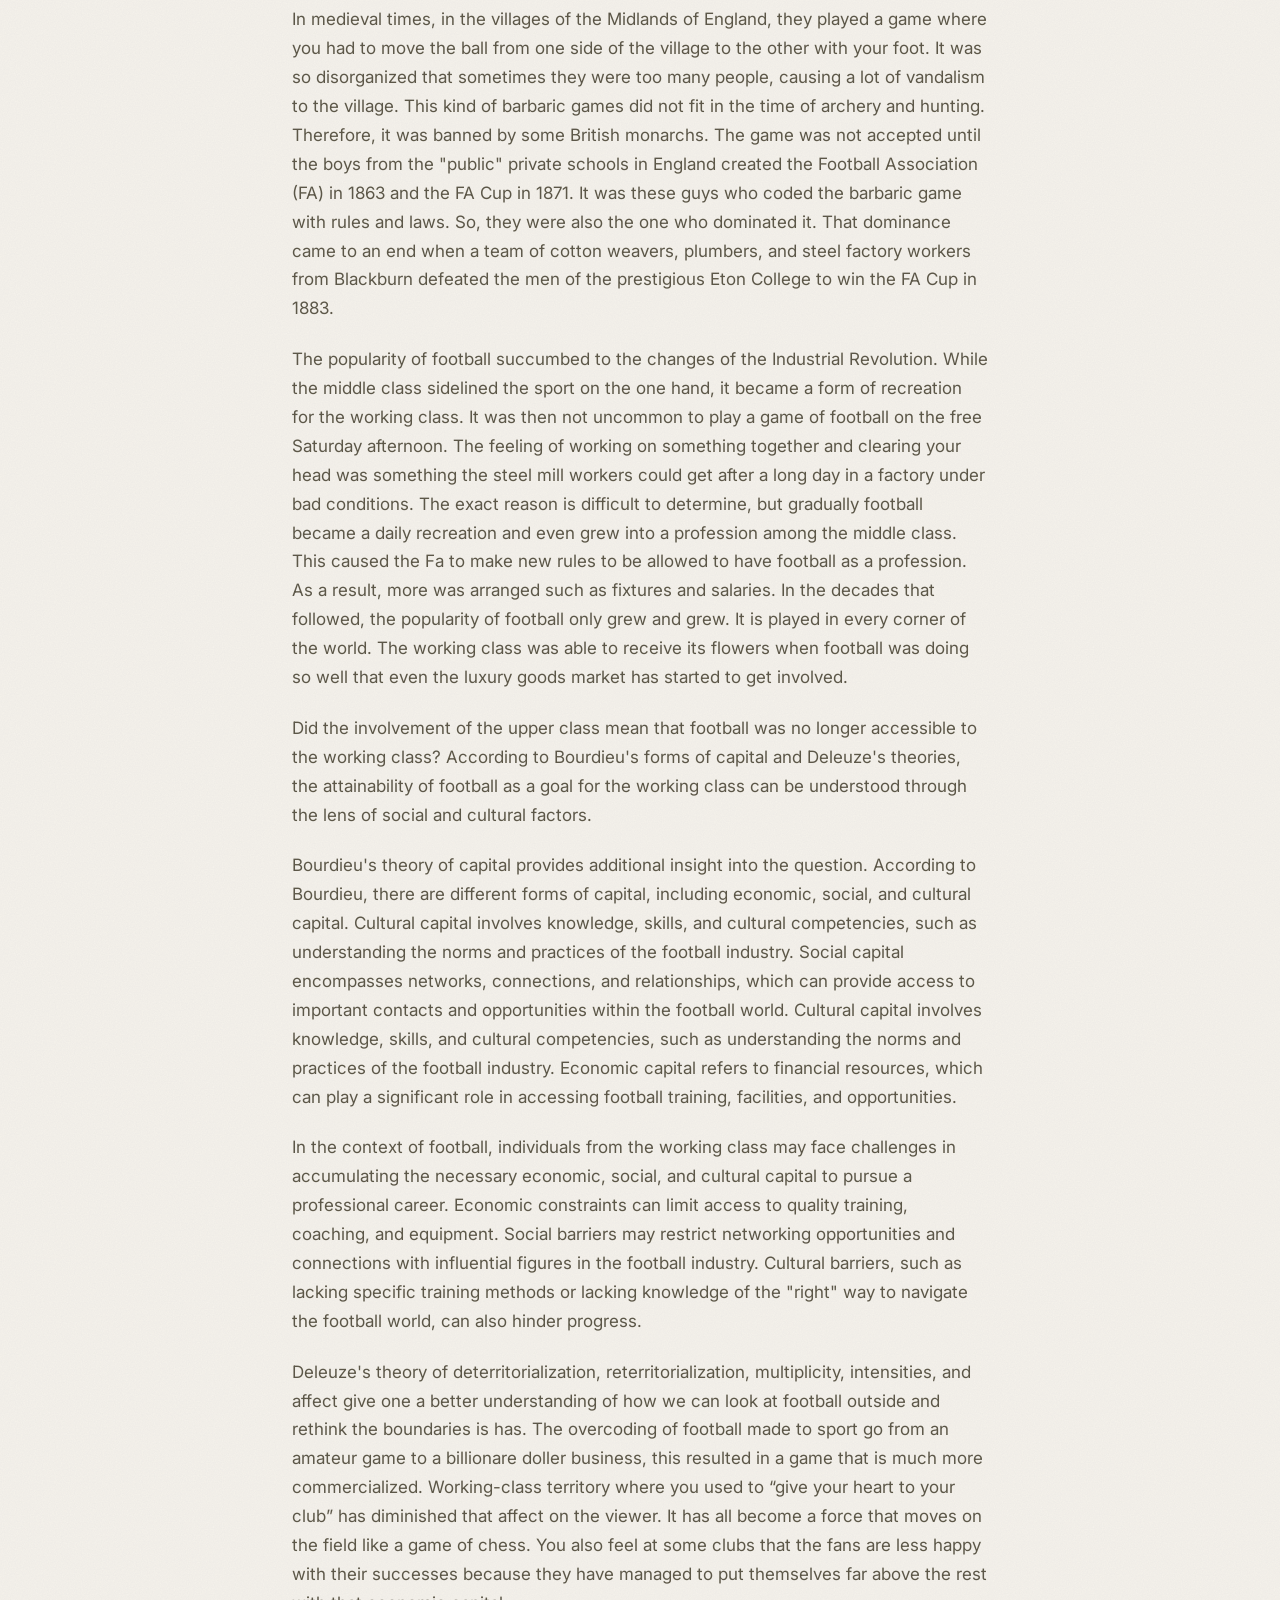
<file: research-luxury-and-football.html>
<!DOCTYPE html>
<html lang="en">
<head>
<!-- Google tag (gtag.js) -->
<script async src="https://www.googletagmanager.com/gtag/js?id=G-KXNJ71K7C0"></script>
<script>
  window.dataLayer = window.dataLayer || [];
  function gtag(){dataLayer.push(arguments);}
  gtag('js', new Date());

  gtag('config', 'G-KXNJ71K7C0');
</script>
<meta charset="UTF-8" />
<meta name="viewport" content="width=device-width, initial-scale=1.0" />
<title>How Football Became Unattainable for the People — Mo Atta</title>
<meta name="description" content="A Popular Culture research paper using Bourdieu's theory of capital and Deleuze's philosophy to trace football's journey from factory-town game to luxury spectacle." />
<meta name="author" content="Mo Atta" />
<meta name="robots" content="index, follow" />
<meta name="theme-color" content="#f5f2ec" />
<link rel="canonical" href="https://moattaportfolio.com/research-luxury-and-football.html" />

<!-- Favicons -->
<link rel="icon" href="assets/icons/favicon.svg" type="image/svg+xml">
<link rel="icon" href="assets/icons/favicon.ico" sizes="any">
<link rel="icon" href="assets/icons/favicon-32x32.png" sizes="32x32" type="image/png">
<link rel="icon" href="assets/icons/favicon-16x16.png" sizes="16x16" type="image/png">
<link rel="apple-touch-icon" href="assets/icons/apple-touch-icon.png">
<link rel="manifest" href="site.webmanifest">

<!-- Open Graph / Facebook / LinkedIn -->
<meta property="og:type" content="article" />
<meta property="og:url" content="https://moattaportfolio.com/research-luxury-and-football.html" />
<meta property="og:title" content="How Football Became Unattainable for the People — Mo Atta" />
<meta property="og:description" content="A Popular Culture research paper using Bourdieu's theory of capital and Deleuze's philosophy to trace football's journey from factory-town game to luxury spectacle." />
<meta property="og:image" content="https://moattaportfolio.com/assets/images/og/og-luxury-football.jpg" />
<meta property="og:image:width" content="1200" />
<meta property="og:image:height" content="630" />
<meta property="og:locale" content="en_US" />
<meta property="og:site_name" content="Mo Atta Portfolio" />

<!-- Twitter -->
<meta name="twitter:card" content="summary_large_image" />
<meta name="twitter:title" content="How Football Became Unattainable for the People — Mo Atta" />
<meta name="twitter:description" content="A Popular Culture research paper using Bourdieu's theory of capital and Deleuze's philosophy to trace football's journey from factory-town game to luxury spectacle." />
<meta name="twitter:image" content="https://moattaportfolio.com/assets/images/og/og-luxury-football.jpg" />

<link rel="preconnect" href="https://fonts.googleapis.com">
<link rel="preconnect" href="https://fonts.gstatic.com" crossorigin>
<link href="https://fonts.googleapis.com/css2?family=Inter:wght@300;400;500;600;700;800;900&family=Fraunces:ital,wght@0,400;0,500;1,400;1,500&display=swap" rel="stylesheet">

<link rel="stylesheet" href="assets/css/base.css">
<link rel="stylesheet" href="assets/css/article.css">
<noscript><style>.reveal{opacity:1!important;transform:none!important;}</style></noscript>
</head>
<body>
<a href="#main" class="skip-link">Skip to content</a>
<nav class="nav" id="nav">
  <div class="nav-inner">
    <a href="index.html" class="nav-logo">Mo Atta</a>
    <ul class="nav-links" id="navLinks">
      <li><a href="index.html#home">Home</a></li>
      <li><a href="index.html#photography">Photography</a></li>
      <li><a href="index.html#video">Video</a></li>
      <li><a href="index.html#social">Social</a></li>
      <li><a href="index.html#research" class="active">Research</a></li>
      <li><a href="index.html#about">About</a></li>
      <li><a href="index.html#contact">Let's Talk!</a></li>
    </ul>
    <button class="nav-toggle" id="navToggle" aria-label="Toggle menu" aria-expanded="false" aria-controls="navLinks">
      <span></span><span></span><span></span>
    </button>
  </div>
</nav>

<main id="main">
<div class="wrap">
<a class="back-link" href="index.html#research">
  <svg viewBox="0 0 24 24" fill="none" stroke="currentColor" stroke-width="2"><path d="M19 12H5M12 19l-7-7 7-7"/></svg>
  Back to Research
</a>
<div class="eyebrow">Fashion Theories, Popular Culture Research Paper</div>
<h1 class="title">How Football, Once Labeled &lsquo;The People&rsquo;s Game,&rsquo; Has Become Unattainable for the People</h1>
<div class="meta"><strong>Research Paper</strong> <span style="opacity:.4">&middot;</span> Popular Culture <span style="opacity:.4">&middot;</span> Hogeschool van Amsterdam</div>
<div class="cover"><img src="assets/images/luxury-football-cover.webp" alt="How Football, Once Labeled &lsquo;The People&rsquo;s Game,&rsquo; Has Become Unattainable for the People — cover"/></div>
<div class="content"><div class="abstract"><div class="label">Abstract</div><p>What was once a profession made by the working class in steel mills has fallen into the hands of the luxury goods industry. Those who made football great see their game slipping further and further out of their hands. And getting it back is not in sight for the time being, because nowadays you would almost think that football is an upper-class sport. What started in the villages of England as a radical game of moving a ball from one side of the village to the other with one's foot, was eventually adopted by the middle-class boys of the Old Estonians, from the prestigious Eton College. It was the British “public” private school that created the Football Association (FA) in 1863 and the FA Cup in 1871. This was the beginning of the football we know today with regulations and laws. Under the pressure of the Industrial Revolution, football was radically changed. Popularized among factory workers and cotton weavers, the sport became not only an amateur sport but also a paid profession. In the following decades, the popularity has increased so much that not only the middle class has become involved, but also the upper class. From a Prada and Adidas collaboration to football shirts designed by the best fashion designers. Football and luxury can no longer be separated.</p><p>The main body of this research paper argues how football's accessibility has been compromised since it became an upper man class sport. A sport that nowadays where there are not equal opportunities for everyone to reach the top. By using Pierre Bourdieu's theory of class and capitals, this study explores the various forms of capital and their influence on the changing dynamics within football. For Bourdieu, class does present itself through three different 'forms' of capital, economic, cultural, and social. This paper will be more focused on the cultural and social capitals. On top of that Deleuze's philosophy can be used for football and football culture not as something that is, but something that is becoming through multiplicity, territorialization and deterritorialization, intensities and affect. This allows us to look at football's traditional boundaries an enables us to rethink the game.</p><p>Deleuze's theories and Bourdieu's forms of capital suggest that a number of intricate social, economic, and cultural elements affect how realistic it is for the working class to pursue football as a goal. Despite obstacles and difficulties, working-class people may be able to pursue and succeed in football with the help of their own talent, willpower, and supportive initiatives.</p><div class="keywords"><strong>Keywords:</strong> Football, Industrial Revolution, Theory of Capital, deterritorialization and reterritorialization, intensities, affect, meritocracy</div></div><p>Around the world, there are hundreds of millions of people who dream of a career in football whether that be as a coach, a fitness manager, or a striker. From training on the most beautiful lawns in England, to the soft beaches in Brazil and even to the mountains of Bolivia. The beautiful game is played in every corner of the world. It is therefore by far the most popular sport. But this also leaves many people with various questions. How did football originate? Who invented it? Why has it become so popular? Was it always this popular?</p>
<p>Football has not always been the sport we know today. In the Middle Ages, a game was played in several British villages in which a ball had to be moved from one side of the village to the other. This was often accompanied by barbaric practices that also involved a lot of vandalism of villages. At one point it became so popular that people preferred it to the "compulsory and vain" sports of the time such as archery and hunting. This even led to several English kings such as Henry V, Edward IV, Henry VII banning football to restrict and control it (Orjan 2011). In 1314, King Edwards II called the sport “which many evils arise from” (Basch, 1970, p.215). In an effort to refocus men on archery and hunting, Edward IV banned football in 1477:</p>
<blockquote>No person shall practice any unlawful games such as dice, quoits, football and such games, but that every strong and able-bodied person shall practive with the bow for the reason that the national defense depends upon such bowmen (Walvin, 1994, p. 78)</blockquote>
<p>This wild and barbaric form of football has often been banned in the history of the English monarchy. It took the royals of the British society some time to accept the sport, which was mainly popular in urban life, and to allow it again. But after the countless alternatives to football that we now know, there is no doubt that it was the British “public” private school teams and football clubs that took the first steps towards modern football. They created the Football Association (FA) in 1863 and the FA Cup in 1871 and then, working like colonial missionaries, gradually introduced the new structured and codified game to the working class. For years, it was the middle-class teams that dominated football. This hegemony came to an end when the Blackburn team from Lancashire, known as the birthplace spinning and weaving of cotton into fabric, took on the team of the prestigious Eton College, the Old Estonians, in 1883. Blackburn's team included cotton weavers, plumbers, and steel factory workers. Still, Blackburn managed to win here and take home the FA Cup. For some it may looks like underdog-like story where the not-favorites won, but it was more than just a beautiful story. Deep social factors were rooted in this win (Storey, 2016).</p>
<p>Although the public schools in England, The FA, civilized the game and gave it rules, it was not long before football died out as the middle-class favorite sport. Under the pressure of the changes in society in the Industrial Revolution, team sports became less and less popular among the middle class. On the other hand, the sport continued to find life as a form of recreation among those who worked in the factories. At that time, it was not uncommon to play a game of football during the break, at least something that resembles modern football. The exact reasons are hard to pin down, but thanks to its low threshold and fraternization, which built team chemistry between the people, football ended up in the hearts of all the cotton weavers and steel mill workers.</p>
<p>The Industrial Revolution increased the size of cities and the population of the working class. Many of them came from rural areas. This means that they had very different hobbies like hunting, in those big new factory cities it was inevitable for them to change those hobbies. They did not have much free time, but they decided to do something together. Because of this, they decided to go to a football game together on their free Saturday to play or to watch. Institutions such as the church, trade unions, and schools organized working-class boys and men into recreational football teams. Growing adult literacy encouraged media coverage of organized sports, while transportation infrastructure like railroads and urban trams made it possible for athletes and fans to get to football games (Curry, 2015). Slowly but surely, football is back in middle class’s life, but due to all kinds of changes in the popularity of the sport in recent decades, the luxury goods market is also taking advantage of their opportunities in football. For some it may be a form of recreation they do in their day-to-day life, for others it is as important in their lives as breathing. What was once originally sown by the prestigious schools of the English middle class has been harvest by the working class who made it into a profession and is now left to its fate by the luxury goods market.</p>
<p>France and Real Madrid star Eduardo Camavinga who became the first footballer to walk on the runway for Balenciaga in 2022, former England international David Beckham who has become the man known for his style, the late Karl Lagerfeld designing the kit of the French national team in 2011, football and luxury fashion are no strangers of each other. But how come the game that played in the industrial districts of England ended on the catwalk of Balenciaga?</p>
<p>The aim of this research paper is to look at how football, which was once a sport for the working class, is now becoming less and less attainable for them and has become a “luxury” sport. For the French sociologist Pierre Bourdieu, class does present itself through three different 'forms' of capital, economic, cultural, and social. This paper will be more focused on the cultural and social capitals. Many of Bourdieu's field work rooted in agents' volume, structure, and trajectory of economic and cultural capital have influenced a great deal of research on sport and social inequality (Stemple, 2018). His Theory of Capital will give us more insight into how football has evolved into the sport it has become today.</p>
<p>By using Pierre Bourdieu's theory of capitals, this study explores the various forms of capital and their influence on the changing dynamics within football. Added to this is Deleuze's philosophy of looking at football and football culture not as something that is, but something that is becoming through multiplicity, territorialization and deterritorialization, intensities and affect. This allows us to look at football its traditional boundaries an enables us to rethink the game. This paper seeks to answer the question; is football still attainable goal for the working class? To provide a better understanding of this, I will us use a few examples within the football industry (not soccer please!).</p>
<h2>Bourdieu’s Theory of Capital – Introduction</h2>
<p>In 1986, French sociologist Pierre Bourdieu introduced his Theory of Capitals. Bourdieu argued that capital is the currency that buys you a higher position in society. It is the foundation in social life, and it is what decides your role in the social world. Capital is the result of labor and over time the amount of capital you can accumulate increases. However, not all labor, for example forms of capital are equal. The more time you spend accumulating a form of capital, the more valuable the capital is. 'Accumulated labor (in its materialized form or its 'incorporated,' embodied form) which, when appropriated on a private, i.e., exclusive, basis by agents or groups of agents, enables them to appropriate social energy in the form of reified or living labour' (Bourdieu, 1986, p.15). Depending on the field where it functions, Bourdieu distinguishes two main types of capital, the cultural and the social capital (with a third economic capital). The cultural capital can be described as what you know. ‘Convertible, in certain conditions, into economic capital and maybe institutionalized in the form of educational qualifications’ (Bourdieu, 1986, p. 242). And he created this idea to study how culture affects social stratification and ‘the relationship between action and social structure,’ (Lamont & Lareau, 1988, p. 154). Therefore, Bourdieu distinguishes this cultural capital in three forms. These were the objectified cultural capital, institutionalized cultural capital and embodied cultural capital. The first two are discussed in the next two paragraphs respectively.</p>
<p>The latter capital is about the knowledge consciously acquired and inherited. While factors such as the accent of skills used to be very important for someone's image of football, things are very different now. You can even say that football has been democratized. You used to get into a team like the old Estonians if you were a certain kind of person with a certain attitude or accent. Football today does not necessarily look at your mind or body, you can also join successful teams like the "Royal" Real Madrid even if you don't have a noble background. There are several factors that have made the game significantly different.</p>
<h2>Objectified Cultural Capital</h2>
<p>First (not that is has an order) is the objectified cultural capital. This refers to the material belongings that one owns and that have cultural significance and can be transmitted for economic profit. Owning material belongings of significant value has become even more important in today's football. Think of the football boots that a player wears. Where before the 20th century it was often about leather shoes with metal studs that weighed more than half a kilo, brands such as Nike and Puma are now looking for the lightest materials, so that the players achieve a better performance. The game has changed a lot technically, so this also requires that these brands use the latest technologies. It does not stop there for the evolution of the leather football shoe, because high-fashion brands have also started to get involved in 2023. Italian luxury fashion house Prada launched their new football boots in collaboration with Adidas. These boots included the finest leather, a clean mono-color, and the iconic Linea Rossa. The collection showcases the sophisticated craftsmanship of Prada and design details synonymous with Prada, blended with the high-performance football technologies unique to Adidas. Besides this example, there are plenty of other examples where fashion and football come together. One can really start to wonder, will I really play better football because of three extra red stripes and some better leather? Would a striker strike the ball better? With or without the Prada logo, the shoe would feel good, but this exact shoe sold out in a few minutes. The reason lies in the cultural capital, they want to show to which social class they belong. Only by showing this “code” can one, on a material level, let oneself belong to a certain group that has a higher objectified cultural capital in this aspect.</p>
<p>In the old days, when football was played by cotton weavers, everyone on the field was dressed in the same kind of clothes. Not a single factory worker entered the field with the newest shoes. This meant that many people were in the same environment. People in a certain environment often have the same taste. What you see on the football fields now is that those tastes differ. One likes those Prada football boots and the other can't stand that luxurious good. Bourdieu also argued that 'taste classifies and it classifies the classifier' (1986). What Bourdieu is trying to say here is that one's taste is a way of classifying another. So, if you see someone on our local football field with those Prada football boots you judge him by that, he is in a higher social class. At the same time, this also means that you classified yourself. Your taste arises within a certain framework of this objectified cultural capital, it arises from what you know about football boots. Such valuations are never a simple matter of individual taste, consumption operates both to identify and to mark social distinction and to sustain social difference (Storey, 2021).</p>
<h2>Institutioned Cultural Capital</h2>
<p>We tend to think that football is this mediocracy where it doesn't matter whether or not you have an institutionalized edge. On the one hand, this argument is correct, football is a way out for many. Just look at the Brazilian attacker Gabriel Jesus who, at the age of 17, was painting the streets of Sao Paulo, Brazil in 2014 to prepare the country for the World Cup. To then represent his country at the World Cup in Russia four years later. But like the inequality that people experience in their careers (Storey, 2021, p.147), football is not very different. Because becoming a footballer is also “doable” nowadays. Naturally, talent is still important. Where Blackburn's coach had to make do with the employees of his factory in the 1880s, in 2023 the French national coach Didier Deschamps will be served the talents on a plate. At least 10 players in the France national football team who won the World Cup have "graduated" from the Clairfontaine academy. Clairefontaine is, in essence, a national training center where the objective is to equip Ligue 1 sides and ultimately the French national team. They select 25 teenagers between the age of 13 and 15 that can train at the Clairefontaine base (Dailymail, 2017). For two years these players live by a strict football philosophy in order to persue the career they want. And of course, being allowed for such a prestigious academy doesn't come cheap. The academy demands a lot of effort from both the player and the parents. This means that for those who cannot spare the time or effort, it will be a difficult story to get into. This makes football less and less accessible to everyone. Where it used to be about raw talent and where everyone had "an equal" chance, it is now the turn of football schools and expensive private coaches who have to prepare the new generation of football players for the future.</p>
<h2>Social Cultural Capital</h2>
<p>Social capital how Bourdieu describes it, is access to exclusive network and knowing the right people. According to Bourdieu, not every member of a community or group have access to social capital; rather, those who make an effort to obtain it by reaching positions of authority and prestige and by cultivating goodwill can do so (Bourdieu, 1986). Bourdieu also used the notion of field. He did many different research projects in fields, like the educational system, art world and the media. His researched showed how owning and having accesses to form of social capital can allow one to be more successful in those fields. Although Bourdieu's social capital is manifested through social network, he argues that the source of this capitals is thus symbolically shifted from the economic field to the field of consumption, making social power appear to be the result of a specific disposition (Storey, 2021). Therefore, social capital is less about having a significant social circle than it is about having a position in society that makes one's social network potentially beneficial. So how important is having the right network for a player? And how do luxury brands use it?</p>
<p>Many football players of the late 90s and early 00s are seen as icons in contemporary football. There was a very nice class of football players at that time. One of those football players was, for example, the French midfielder Zinedine Zidane (what a name by the way). After his flamboyant football career, he was appointed head coach for Real Madrid, where he had a great time and won many trophies. His appointment was fun for especially one person, his son Luca Zidane, who was immediately bought by his father to Real Madrid. He now plays somewhere in the second Spanish league and is actually a very average player (shocking goalkeeper) who would never end up with the great Real Madrid without his father. This kind of nepotism and favoritism happens at every level of football and in every league. Roberto Mancini epitomized nepotism when he signed his sons, Andrea, and Filippo, for Manchester City. Both couldn't crack the first eleven, because they were just not good enough, yet they received a very nice salary. This does not only happen in a team, but also on a managerial level. Sporting Directors often have families that are in agencies that represent certain players, which creates a kind of favoritism. You can continue to name examples of nepotism in football. Don't get me wrong I get it, it's almost a human instinct to help our family and people close to us as much as possible. It is also a blessing for many to be in such a position. Only the problem with football is that it comes at the expense of the organic that was once the drive of every footballer. You wanted to become a football player and really prove yourself to the scouts. You had to 'fight' for your position. Due to the new infrastructure of football, that motivation “to fight for the badge” has disappeared from football players who know that they are in a luxury position. The danger of this is not only that football loses its organic foundation, but also that real talents no longer get the chance to prove themselves (Sogut, 2021). In the past, football was just the way out for the working class to show what they could do, without all those luxury attributes. But now they hardly stand a chance if they don't have a father, acquaintance or an agent who can put in a good word for them with the club management or the head coach.</p>
<p>This nepotism also ensures that only a handful of players are the stars of football today. In the past, the somewhat older football players also stood on billboards. In 1994, for example, Nike launched a campaign with the then 30-year-old Eric Cantona, which became a great success. But in football nowadays this is no longer to be found. Clubs use their young star players as much as possible to market the club. As a result, luxury brands now only have the Erling Haaland's (son of former football player Alfie Haaland) and Kylian Mbappe's (from the Clairefontaine academy) of this world. And so, you only see youngsters in advertising or, like the French super talent, Eduardo Camavinga, at the Balenciaga runway show. This does not necessarily have an immediate effect on how they play, but it does affect their economic capital therefore they have an advantage in their social capital.</p>
<p>Pierre Bourdieu introduced his Theory of Capitals, which explores the concept of capital as the currency that determines one's position in society. In the context of football, objectified cultural capital has become increasingly important. Luxury fashion brands like Prada have teamed up with classic sports brands such as Adidas and thus entered the football industry, merging fashion with the sport. Owning these high-end products can signal social class and help individuals belong to a group with higher objectified cultural capital.</p>
<p>Institutionalized cultural capital in football involves the emergence of football academies and specialized training centers, like Clairefontaine academy in France. These institutions provide young players with intensive training and a strict football philosophy, preparing them for professional careers. However, gaining access to these academies often requires significant effort and financial resources, making football less accessible to everyone and emphasizing the importance of institutionalized cultural capital. Social capital in football is related to having access to exclusive networks and knowing the right people. Bourdieu argues that individuals who reach positions of authority and cultivate goodwill can acquire social capital. In football, this can be seen through nepotism and favoritism, where players or coaches' family members are given opportunities based on their connections rather than merit. This practice exists at all levels of the sport and can limit the chances for talented individuals without influential connections.</p>
<p>The use of social capital is also evident in marketing and endorsements. Luxury brands and clubs often rely on young star players to promote their products and enhance their image. This can contribute to the economic capital of these players and give them an advantage in their social capital. Overall, Bourdieu's Theory of Capitals provides insights into how different forms of capital, such as cultural, institutionalized, and social capital, influence social stratification and opportunities in football. Bourdieu is trying to argue how culture itself becomes a hierarchy, where people lower in the system with less cultural capital must learn other people’s culture to be seen as part of that culture and like a cool/legitimate person.</p>
<h2>Football and Deleuze: Introduction</h2>
<p>The French-born Gilles Deleuze (1925 – 1995) is seen in philosophy as one of the most influential French philosophers of the twentieth century. Deleuze's philosophical concepts can provide insights into the transformation of football from a working-class sport to a high-class phenomenon. The concepts of multiplicity, deterritorialization and reterritorialization, intensities, and affect can shed light on the question of whether football remains an attainable goal for the working class. Football, as a dynamic and complex sport, offers a ground for exploring philosophical concepts and applying them to more practical scenarios. Gilles Deleuze's philosophical framework, with its emphasis on deterritorialization, reterritorialization, multiplicity, intensities, and affect, provides an intriguing lens through which we can analyze and enhance our understanding of football as both social (and a physical) phenomenon.</p>
<h2>Multiplicity</h2>
<p>Deleuze's concept of multiplicity recognizes the diverse and complex nature of social phenomena. It is a collection of parts. Deleuze distinguished this term between an intensive and an extensive multiplicity. With an extensive multiplicity you can think of physical things that people wear. Everyone around the stadium wears an Ajax shirt, which means that they are connected. An intensive multiplicity are the connections that we cannot see. In the case of football, it is essential to understand that the sport operates within a multiplicity of forces, interests, and power dynamics. While football has historically been associated with working-class communities, it has also grown into a global industry with multiple stakeholders, including wealthy owners, corporate sponsors, and media conglomerates. This multiplicity shapes the contemporary landscape of football.</p>
<h2>Territorialization and Deterritorialization</h2>
<p>Deleuze and Guattari's concept of deterritorialization refers to the process by which entities break free from their established territories and reconfigure their relationships. Life creates and furthers itself by forming connections or territories. This way everything can be a form of territorialisation. For Deleuze a territory is the connection of forces (Colebrook, 2002). In the context of football, the cotton weavers, plumbers, and steel factory workers of Blackburn were a territorialisation. Because of their common background, they produce a force that distinguishes itself, because of their work or lifestyle, from the whole, society. This force of distinction thus creates a territorialization, which means that within this territory the body is allowed to do things. The territory influences what bodies can do, according to a spoken or an implicit set of concepts, expectations, actions (they often call these 'codes'). For the factory workers, the football field was a territory with codes. What the body could do was encoded. The ball had to be shot into the opponent's goal, to regain possession you have to tackle the opponent, even the terms opponent and your teammates are codes. But where there is territorialization, deterritorialization also takes place. Deterritorialization can be seen in the sport's commercialization, as it has moved beyond its local and grassroots origins. The influx of significant financial investments, high transfer fees, and lavish salaries has contributed to the detachment of football from its working-class roots. As a result, football has been reterritorialized into a high-class sport, often associated with glamour, exclusivity, and wealth. This shows that there has been an overcoding in football. Where it was first played only as an amateur sport, it has now become a profession. In addition to the honor in the local factory village, there are now also many financial interests at stake.</p>
<p>But Deleuze even goes so far as to mention the term reterritorialization. This is when a new order takes place. Space is re-territorialized, they are 'recoded', given order of what is sensible, and settled into a newfound stability in their patterns of movement. Many football fans, such as those of England's Newcastle United, are rebelling against investors such as the Saudis who want to pump millions into football clubs. The reason for this is because the club is the territory of the fans, such an unknown investor from a country with different standards will have to change the codes in Newcastle. Many fans are not happy about that (Farrer, 2021).</p>
<p>Deleuze’s deterritorialization is not necessarily spatial and doesn’t focus on what a code is, it has more to do the freeing of a code. The codes allow territorial to overcode and assemblages new reterritorializations. Which provokes or induces new deterritorializing desires (Houten, 2010).</p>
<h2>Intensities</h2>
<p>Deleuze emphasizes the notion of intensities, which refers to the affective and emotional dimensions of experiences. In football, the intensity of emotions such as joy, camaraderie, and tribalism has always played a significant role. However, the intensities associated with the sport have become entangled with other forces, such as consumerism, branding, and social status. High-class football has transformed into a spectacle, generating intense emotions linked not only to the game itself but also to the status and identity of the fans. Many people classify supporters of clubs like PSG or Manchester City, which have been taken over by wealthy oil giants, as plastic supporters or glory hunters. Intensities such as happiness because your team gets to play in it for the first time since the Premier League existed (e.g., Luton Town) or crying because your team loses the Champions League final. They are intensities that you can only experience if you have been a true “fan” for years and have supported the club through all its ups and downs. Clubs that have been able to buy players with dizzying amounts of money because of all that "oil money", are of course destined to achieve success in the eyes of the "real" fans. According to Mary Beth Mader (2014) it would be wrong to explain intensities of happiness to win a prize by how the quality of happiness changes. For Deleuze it is about how intense such a change is. And then you can argue that someone whose club can't throw buckets of cash to buy the best players will be more intensive happier with a prize than someone whose club can.</p>
<h2>Affect</h2>
<p>Deleuze's concept of affect refers to the pre-individual and non-conscious forces that shape our experiences and subjectivities. ‘Affect is not the meaning of an experience but the response its prompts’ (Colebrook, 2014). In the context of football's shift towards a high-class sport, affect plays a crucial role. The affective dimensions of football have been harnessed by various actors, such as clubs, sponsors, and media, to create desires, aspirations, and identifications that align with the values and lifestyles associated with high-class culture. The affective pull of these associations can shape the working class's perception of football, potentially making it seem unattainable or distant. A football match can have a different affect for everyone. One can be happy because his team wins, the other sad because his team loses. But that doesn't mean that the affect or perception must be in a point of view. For example, a 1-0 deficit in the first half does not immediately mean that you have lost, but you can still see from the game (e.g. less possession, few chances created, etc.) that the other team has the advantage.</p>
<p>Considering these Deleuzian concepts, we can argue that while football remains accessible in terms of participation and fandom, its transformation into a high-class sport has created new barriers for the working class. The commercialization, deterritorialization, and reterritorialization of football have elevated the sport's status and made it intertwined with economic and cultural capital. This intertwining of football with high-class culture has altered the intensities and affects associated with the game, potentially leading to a sense for the working class. However, it is important to acknowledge that football's multiplicity still allows for diverse experiences and possibilities, and working-class individuals and communities can still find avenues to engage with the sport, albeit within the transformed landscape.</p>
<h2>Conclusion</h2>
<p>In medieval times, in the villages of the Midlands of England, they played a game where you had to move the ball from one side of the village to the other with your foot. It was so disorganized that sometimes they were too many people, causing a lot of vandalism to the village. This kind of barbaric games did not fit in the time of archery and hunting. Therefore, it was banned by some British monarchs. The game was not accepted until the boys from the "public" private schools in England created the Football Association (FA) in 1863 and the FA Cup in 1871. It was these guys who coded the barbaric game with rules and laws. So, they were also the one who dominated it. That dominance came to an end when a team of cotton weavers, plumbers, and steel factory workers from Blackburn defeated the men of the prestigious Eton College to win the FA Cup in 1883.</p>
<p>The popularity of football succumbed to the changes of the Industrial Revolution. While the middle class sidelined the sport on the one hand, it became a form of recreation for the working class. It was then not uncommon to play a game of football on the free Saturday afternoon. The feeling of working on something together and clearing your head was something the steel mill workers could get after a long day in a factory under bad conditions. The exact reason is difficult to determine, but gradually football became a daily recreation and even grew into a profession among the middle class. This caused the Fa to make new rules to be allowed to have football as a profession. As a result, more was arranged such as fixtures and salaries. In the decades that followed, the popularity of football only grew and grew. It is played in every corner of the world. The working class was able to receive its flowers when football was doing so well that even the luxury goods market has started to get involved.</p>
<p>Did the involvement of the upper class mean that football was no longer accessible to the working class? According to Bourdieu's forms of capital and Deleuze's theories, the attainability of football as a goal for the working class can be understood through the lens of social and cultural factors.</p>
<p>Bourdieu's theory of capital provides additional insight into the question. According to Bourdieu, there are different forms of capital, including economic, social, and cultural capital. Cultural capital involves knowledge, skills, and cultural competencies, such as understanding the norms and practices of the football industry. Social capital encompasses networks, connections, and relationships, which can provide access to important contacts and opportunities within the football world. Cultural capital involves knowledge, skills, and cultural competencies, such as understanding the norms and practices of the football industry. Economic capital refers to financial resources, which can play a significant role in accessing football training, facilities, and opportunities.</p>
<p>In the context of football, individuals from the working class may face challenges in accumulating the necessary economic, social, and cultural capital to pursue a professional career. Economic constraints can limit access to quality training, coaching, and equipment. Social barriers may restrict networking opportunities and connections with influential figures in the football industry. Cultural barriers, such as lacking specific training methods or lacking knowledge of the "right" way to navigate the football world, can also hinder progress.</p>
<p>Deleuze's theory of deterritorialization, reterritorialization, multiplicity, intensities, and affect give one a better understanding of how we can look at football outside and rethink the boundaries is has. The overcoding of football made to sport go from an amateur game to a billionare doller business, this resulted in a game that is much more commercialized. Working-class territory where you used to “give your heart to your club” has diminished that affect on the viewer. It has all become a force that moves on the field like a game of chess. You also feel at some clubs that the fans are less happy with their successes because they have managed to put themselves far above the rest with that economic capital.</p>
<p>However, it is important to note that Deleuze and Bourdieu's theories do not imply that football is completely unattainable for the working class. While structural barriers and inequalities exist, there are instances of individuals from working-class backgrounds breaking through and achieving success in football. These cases often involve exceptional talent, perseverance, and a combination of various forms of capital. Furthermore, there are initiatives and programs aimed at promoting inclusivity and providing opportunities for individuals from disadvantaged backgrounds to engage with the sport.</p>
<p>In summary, according to Deleuze's theories and Bourdieu's forms of capital, the attainability of football as a goal for the working class is influenced by complex social, economic, and cultural factors. While there are challenges and barriers to overcome, individual talent, determination, and supportive initiatives can potentially enable individuals from the working class to pursue and achieve success in football.</p>
<div class="sources"><h2>Source List</h2><ol><li>Baker, J.W. (1979), ‘The Making of a Working-Class Football Culture in Victorian England’, Oxford University Press, (n.d.), https://www.jstor.org/stable/3787342. Accessed on 5 June 2023.</li><li>Bminh2810. (2018), ‘Football – Working-class or Middle-class?’, Sociology in London, 11 November, https://sociologylondon.wordpress.com/2018/11/11/football-working-class-or-middleclass/. Accessed on 29 May 2023.</li><li>Bottomley, T. (2019), ‘Why luxury fashion brands and footballers are a perfect match’, The Industry Fashion, 29 June, https://www.theindustry.fashion/luxury-fashion-brands-andfootballers-perfect-match/. Accessed on 29 May 2023.</li><li>Bourdieu, Pierre. 1986. “The Forms of Capital.” Pp. 245-15 in Handbook of Theory and Research for the Sociology of Education, edited by J. G. Richardson. New York: Greenwood Press.</li><li>Colebrook, C. 2002. ‘Understanding Deleuze’, 1 August, Sydney: Allen & Unwin; 1st edition</li><li>Eriksson, J. & Jonasson, K. (2023), ‘Deleuze and sport: towards a general athleticism of thought’, Journal of the Philosophy of Sport, DOI, 27 March, https://www.tandfonline.com/doi/full/10.1080/00948705.2023.2193338. Accessed on 5 June 2023.</li><li>Farrer, M. (2021), ‘Newcastle are not selling their soul to the Saudis. There is no soul left’, The Guardian, 8 October, https://www.theguardian.com/football/blog/2021/oct/08/newcastlefans-are-sick-of-failure-why-shouldnt-we-dare-to-dream. Accessed on 5 June 2023.</li><li>Houtem, H.J. van. (2010), ‘Deterritorialization’, Sage, (n.d.), https://repository.ubn.ru.nl/bitstream/handle/2066/86710/86710.pdf?sequence=1. Accessed on 5 June 2023.</li><li>Mader, B.M. (2014), ‘Whence Intensity?: Deleuze and the Revival of a Concept’, Department of Philosophy, University of Memphis, November, https://www.memphis.edu/philosophy/people/pdfs/maderwhenceintensitypreprint.pdf. Accessed on 5 June 2023.</li><li>Mukerji, C. & Shudson, M. (1991), ‘Rethinking Popular Culture: Contempory Perspectives in Cultural Studies’, University of California Press, 9 July, https://books.google.nl/books?id=vtChCoG6veMC. Accessed on 5 June 2023.</li><li>Backyard Sidekick. (n.d.), ‘How Soccer Started: The History Of Soccer’, Backyard Sidekick, (n.d.), https://backyardsidekick.com/how-soccer-started-the-history-of-soccer/. Accessed on 29 May 2023.</li><li>Gelijke kansen in de klas. (2019), Cultureel en sociaal kapitaal, 5 December, https://gelijkekansenindeklas.nl/hoofdstuk/cultureel-en-sociaal-kapitaal/. Accessed on 29 May 2023.</li><li>Oliver, B. (2016), ‘How football’s working-class fans were sold out for a fistful of popcorn’, 18 September, https://www.theguardian.com/football/2016/sep/17/football-fans-stadiumgentrification. Accessed on 29 May 2023.</li><li>Orejan, J. (2011), ‘Football/Soccer: History and Tactics’, McFarland & Company, October 14, https://books.google.nl/books?id=H0l2T7tLSiEC. Accessed on 5 June 2023.</li><li>Sogut, E. (2021). ‘Family Affairs: The Problem of Nepotism in Football’, Erkut Sogut, 1 November, https://erkutsogut.com/blog/2021/11/01/family-affairs-the-problem-of-nepotismin-football/. Accessed on 5 June 2023.</li><li>Storey J. (2019), ‘Social Class and the Invention of Modern Football’, Culture Matters, 23 January, https://www.culturematters.org.uk/index.php/culture/sport/item/2212-social-classand-the-invention-of-modern-football. Accessed on 29 May 2023.</li><li>Storey J. 2021, ‘Cultural Theory and Popular Culture: An Introduction’, 26 February, Oxon: Routledge; 9th edition</li><li>Threadgold, S. (2019), ‘Bourdieu habitus and cultural capital’, Steven Threadgold, 12 September, https://www.youtube.com/watch?v=PC0SXNWmgc4. Accessed on 5 June 2023.</li></ol></div></div>
<div class="download-row">
    <a href="articles/luxury-and-football-source.pdf" class="btn" target="_blank" rel="noopener noreferrer">
      Download Original PDF
      <svg viewBox="0 0 24 24" fill="none" stroke="currentColor" stroke-width="2"><path d="M12 3v13m0 0l-4-4m4 4l4-4M4 21h16"/></svg>
    </a>
    <a href="index.html#research" class="btn">
      <svg viewBox="0 0 24 24" fill="none" stroke="currentColor" stroke-width="2"><path d="M19 12H5M12 19l-7-7 7-7"/></svg>
      Back to Research
    </a>
  </div>
    <div class="read-also">
      <h2>Read also</h2>
      <div class="read-also-grid">
      <a class="read-also-card" href="research-modeshows.html">
        <div class="read-also-image"><img src="assets/images/modeshows-thumb.webp" alt="Fashion show audience filming on their phones" loading="lazy"/></div>
        <div class="read-also-body">
          <div class="read-also-category">Fashion Theories</div>
          <div class="read-also-title">Zijn fysieke modeshows uit de mode?</div>
        </div>
      </a>
      <a class="read-also-card" href="research-corteiz.html">
        <div class="read-also-image"><img src="assets/images/corteiz-thumb.webp" alt="Group of young streetwear fans holding Bun the Rest t-shirts" loading="lazy"/></div>
        <div class="read-also-body">
          <div class="read-also-category">Creative Business</div>
          <div class="read-also-title">Hoe Corteiz het gezicht werd van de Engelse streetwear-cultuur</div>
        </div>
      </a>
      <a class="read-also-card" href="research-library-of-things.html">
        <div class="read-also-image"><img src="assets/images/library-of-things-cover.webp" alt="Spullenbibliotheek (Library of Things) campaign cover" loading="lazy"/></div>
        <div class="read-also-body">
          <div class="read-also-category">Design Research</div>
          <div class="read-also-title">Pricing Structure & Communication for the Library of Things</div>
        </div>
      </a>
      </div>
    </div>
</div>
</main>
<script src="assets/js/main.js" defer></script>
</body>
</html>
</file>
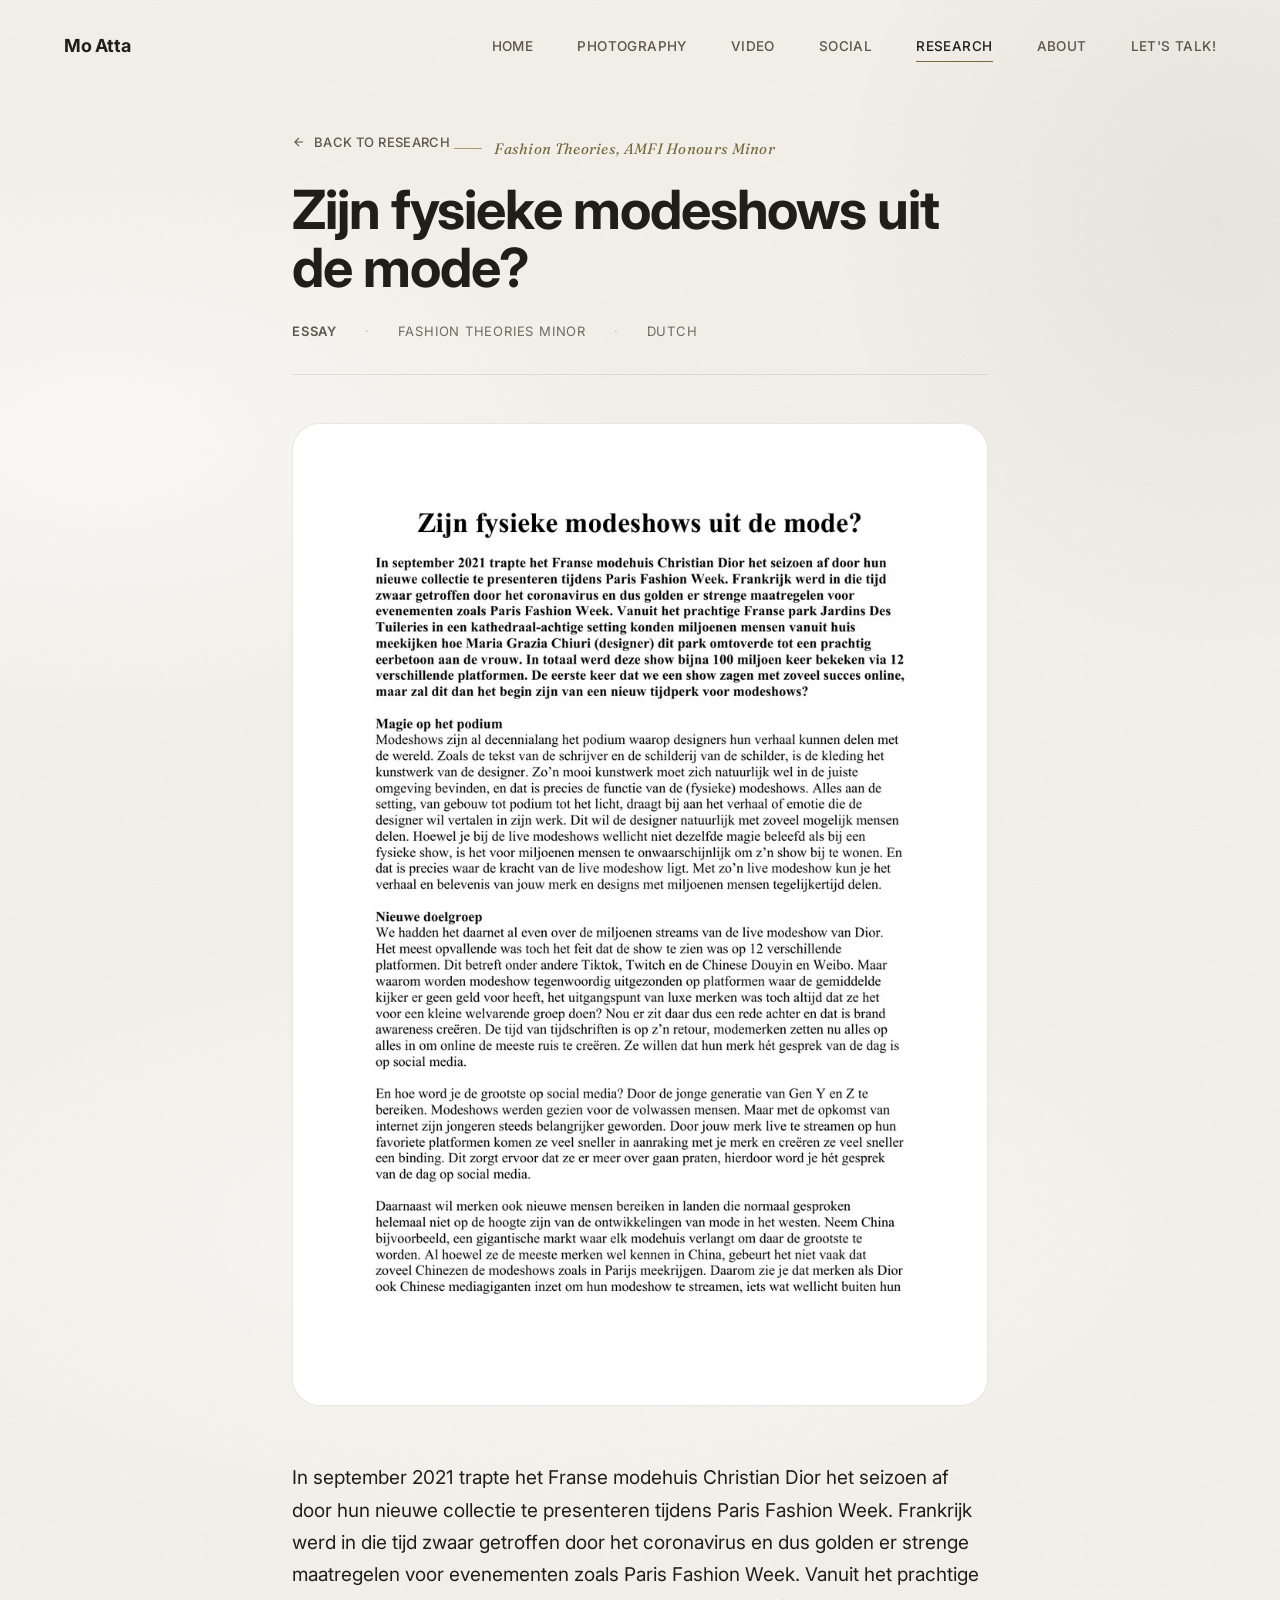
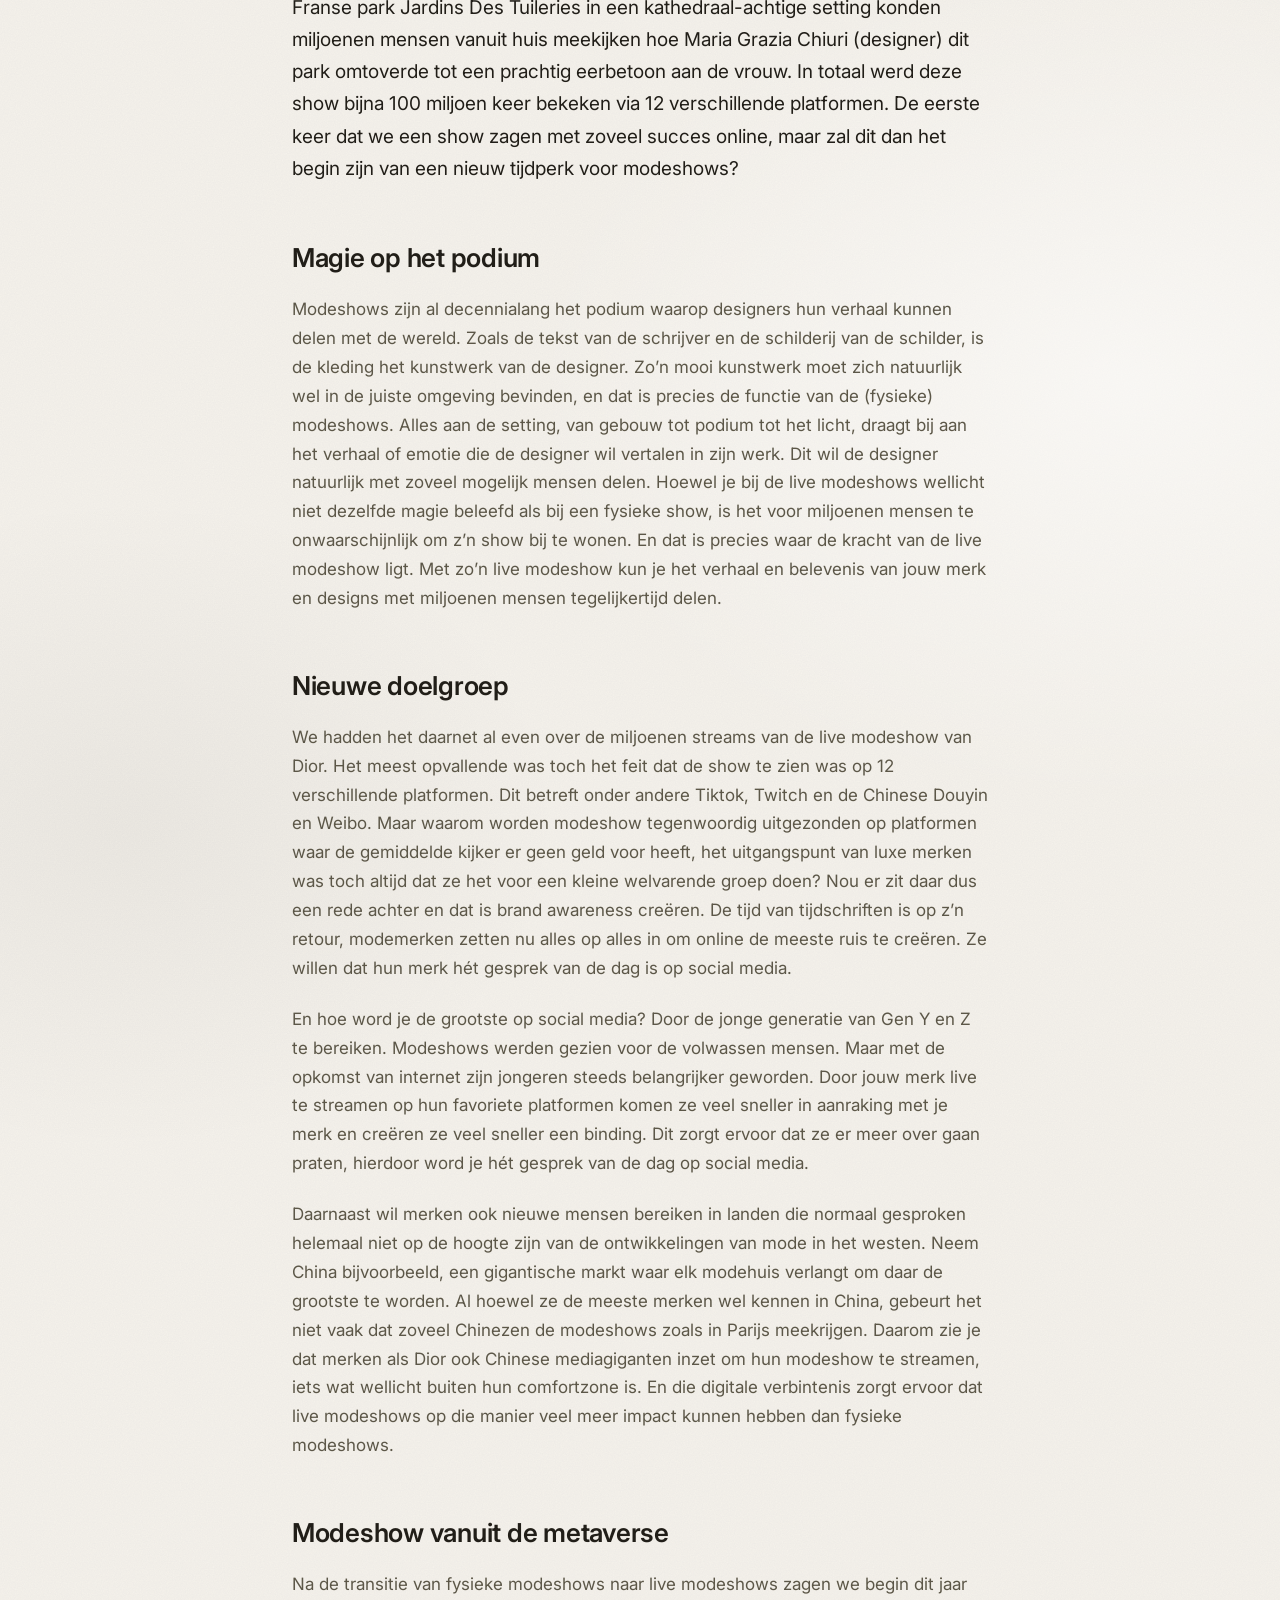
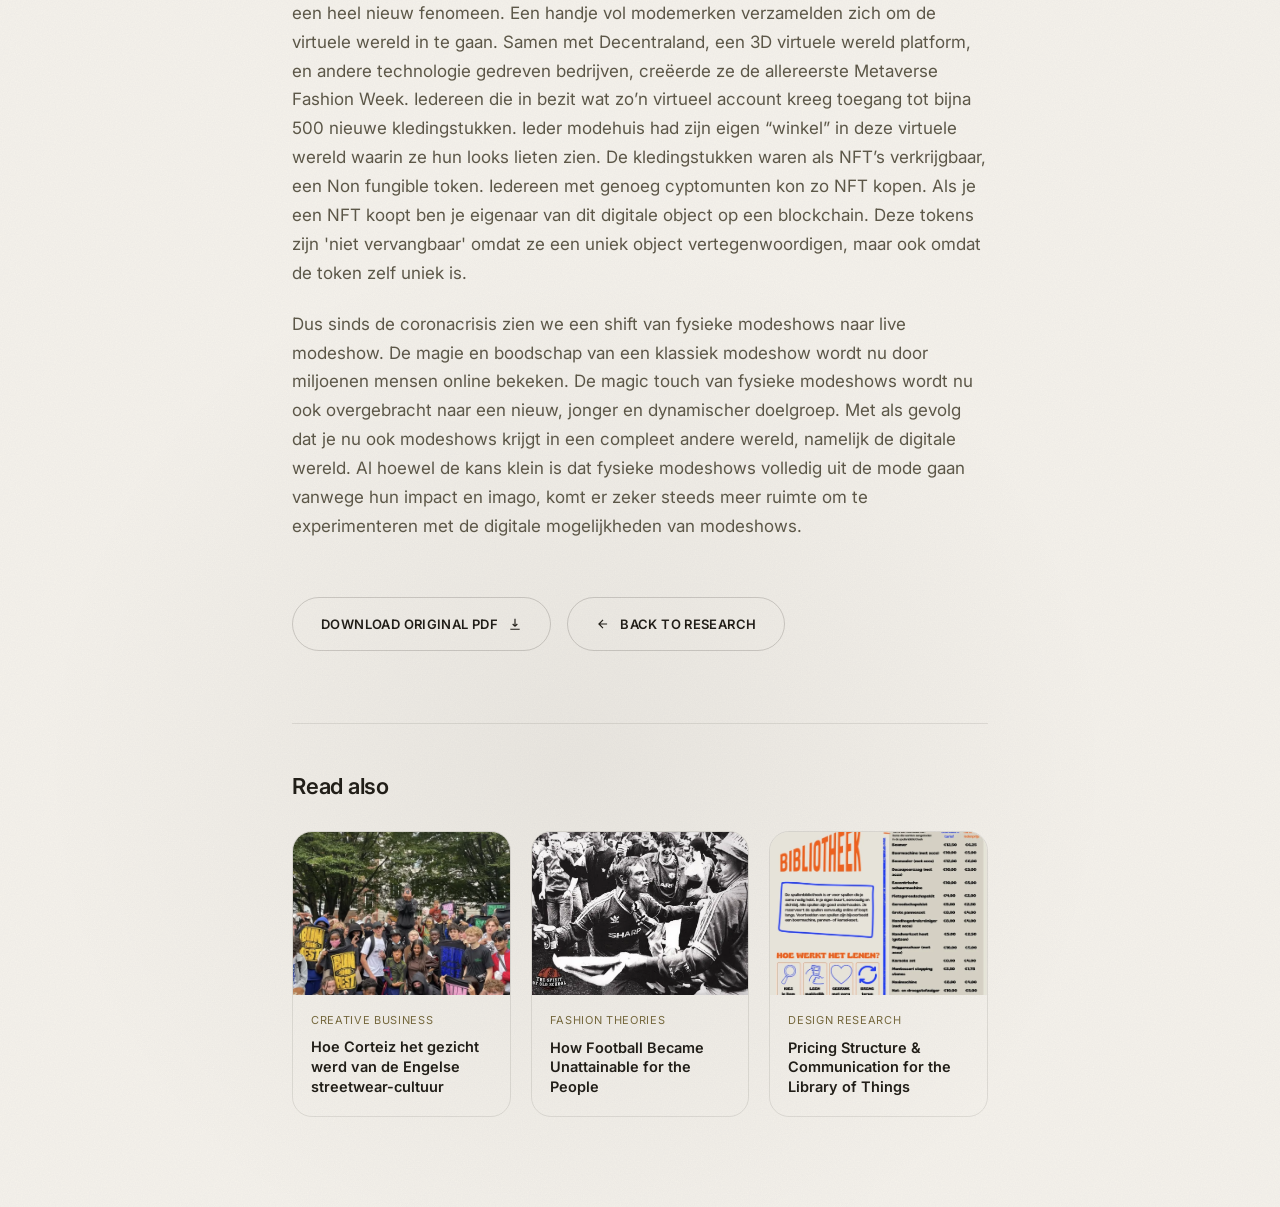
<file: research-modeshows.html>
<!DOCTYPE html>
<html lang="en">
<head>
<!-- Google tag (gtag.js) -->
<script async src="https://www.googletagmanager.com/gtag/js?id=G-KXNJ71K7C0"></script>
<script>
  window.dataLayer = window.dataLayer || [];
  function gtag(){dataLayer.push(arguments);}
  gtag('js', new Date());

  gtag('config', 'G-KXNJ71K7C0');
</script>
<meta charset="UTF-8" />
<meta name="viewport" content="width=device-width, initial-scale=1.0" />
<title>Zijn fysieke modeshows uit de mode? — Mo Atta</title>
<meta name="description" content="An AMFI Honours Minor essay on Dior's record-breaking livestream, the rise of the metaverse fashion show, and what it means for the future of the physical runway." />
<meta name="author" content="Mo Atta" />
<meta name="robots" content="index, follow" />
<meta name="theme-color" content="#f5f2ec" />
<link rel="canonical" href="https://moattaportfolio.com/research-modeshows.html" />

<!-- Favicons -->
<link rel="icon" href="assets/icons/favicon.svg" type="image/svg+xml">
<link rel="icon" href="assets/icons/favicon.ico" sizes="any">
<link rel="icon" href="assets/icons/favicon-32x32.png" sizes="32x32" type="image/png">
<link rel="icon" href="assets/icons/favicon-16x16.png" sizes="16x16" type="image/png">
<link rel="apple-touch-icon" href="assets/icons/apple-touch-icon.png">
<link rel="manifest" href="site.webmanifest">

<!-- Open Graph / Facebook / LinkedIn -->
<meta property="og:type" content="article" />
<meta property="og:url" content="https://moattaportfolio.com/research-modeshows.html" />
<meta property="og:title" content="Zijn fysieke modeshows uit de mode? — Mo Atta" />
<meta property="og:description" content="An AMFI Honours Minor essay on Dior's record-breaking livestream, the rise of the metaverse fashion show, and what it means for the future of the physical runway." />
<meta property="og:image" content="https://moattaportfolio.com/assets/images/og/og-modeshows.jpg" />
<meta property="og:image:width" content="1200" />
<meta property="og:image:height" content="630" />
<meta property="og:locale" content="en_US" />
<meta property="og:site_name" content="Mo Atta Portfolio" />

<!-- Twitter -->
<meta name="twitter:card" content="summary_large_image" />
<meta name="twitter:title" content="Zijn fysieke modeshows uit de mode? — Mo Atta" />
<meta name="twitter:description" content="An AMFI Honours Minor essay on Dior's record-breaking livestream, the rise of the metaverse fashion show, and what it means for the future of the physical runway." />
<meta name="twitter:image" content="https://moattaportfolio.com/assets/images/og/og-modeshows.jpg" />

<link rel="preconnect" href="https://fonts.googleapis.com">
<link rel="preconnect" href="https://fonts.gstatic.com" crossorigin>
<link href="https://fonts.googleapis.com/css2?family=Inter:wght@300;400;500;600;700;800;900&family=Fraunces:ital,wght@0,400;0,500;1,400;1,500&display=swap" rel="stylesheet">

<link rel="stylesheet" href="assets/css/base.css">
<link rel="stylesheet" href="assets/css/article.css">
<noscript><style>.reveal{opacity:1!important;transform:none!important;}</style></noscript>
</head>
<body>
<a href="#main" class="skip-link">Skip to content</a>
<nav class="nav" id="nav">
  <div class="nav-inner">
    <a href="index.html" class="nav-logo">Mo Atta</a>
    <ul class="nav-links" id="navLinks">
      <li><a href="index.html#home">Home</a></li>
      <li><a href="index.html#photography">Photography</a></li>
      <li><a href="index.html#video">Video</a></li>
      <li><a href="index.html#social">Social</a></li>
      <li><a href="index.html#research" class="active">Research</a></li>
      <li><a href="index.html#about">About</a></li>
      <li><a href="index.html#contact">Let's Talk!</a></li>
    </ul>
    <button class="nav-toggle" id="navToggle" aria-label="Toggle menu" aria-expanded="false" aria-controls="navLinks">
      <span></span><span></span><span></span>
    </button>
  </div>
</nav>

<main id="main">
<div class="wrap">
<a class="back-link" href="index.html#research">
  <svg viewBox="0 0 24 24" fill="none" stroke="currentColor" stroke-width="2"><path d="M19 12H5M12 19l-7-7 7-7"/></svg>
  Back to Research
</a>
<div class="eyebrow">Fashion Theories, AMFI Honours Minor</div>
<h1 class="title">Zijn fysieke modeshows uit de mode?</h1>
<div class="meta"><strong>Essay</strong> <span style="opacity:.4">&middot;</span> Fashion Theories Minor <span style="opacity:.4">&middot;</span> Dutch</div>
<div class="cover"><img src="assets/images/modeshows-cover.webp" alt="Zijn fysieke modeshows uit de mode? — cover"/></div>
<div class="content"><p class="lead">In september 2021 trapte het Franse modehuis Christian Dior het seizoen af door hun nieuwe collectie te presenteren tijdens Paris Fashion Week. Frankrijk werd in die tijd zwaar getroffen door het coronavirus en dus golden er strenge maatregelen voor evenementen zoals Paris Fashion Week. Vanuit het prachtige Franse park Jardins Des Tuileries in een kathedraal-achtige setting konden miljoenen mensen vanuit huis meekijken hoe Maria Grazia Chiuri (designer) dit park omtoverde tot een prachtig eerbetoon aan de vrouw. In totaal werd deze show bijna 100 miljoen keer bekeken via 12 verschillende platformen. De eerste keer dat we een show zagen met zoveel succes online, maar zal dit dan het begin zijn van een nieuw tijdperk voor modeshows?</p>
<h2>Magie op het podium</h2>
<p>Modeshows zijn al decennialang het podium waarop designers hun verhaal kunnen delen met de wereld. Zoals de tekst van de schrijver en de schilderij van de schilder, is de kleding het kunstwerk van de designer. Zo’n mooi kunstwerk moet zich natuurlijk wel in de juiste omgeving bevinden, en dat is precies de functie van de (fysieke) modeshows. Alles aan de setting, van gebouw tot podium tot het licht, draagt bij aan het verhaal of emotie die de designer wil vertalen in zijn werk. Dit wil de designer natuurlijk met zoveel mogelijk mensen delen. Hoewel je bij de live modeshows wellicht niet dezelfde magie beleefd als bij een fysieke show, is het voor miljoenen mensen te onwaarschijnlijk om z’n show bij te wonen. En dat is precies waar de kracht van de live modeshow ligt. Met zo’n live modeshow kun je het verhaal en belevenis van jouw merk en designs met miljoenen mensen tegelijkertijd delen.</p>
<h2>Nieuwe doelgroep</h2>
<p>We hadden het daarnet al even over de miljoenen streams van de live modeshow van Dior. Het meest opvallende was toch het feit dat de show te zien was op 12 verschillende platformen. Dit betreft onder andere Tiktok, Twitch en de Chinese Douyin en Weibo. Maar waarom worden modeshow tegenwoordig uitgezonden op platformen waar de gemiddelde kijker er geen geld voor heeft, het uitgangspunt van luxe merken was toch altijd dat ze het voor een kleine welvarende groep doen? Nou er zit daar dus een rede achter en dat is brand awareness creëren. De tijd van tijdschriften is op z’n retour, modemerken zetten nu alles op alles in om online de meeste ruis te creëren. Ze willen dat hun merk hét gesprek van de dag is op social media.</p>
<p>En hoe word je de grootste op social media? Door de jonge generatie van Gen Y en Z te bereiken. Modeshows werden gezien voor de volwassen mensen. Maar met de opkomst van internet zijn jongeren steeds belangrijker geworden. Door jouw merk live te streamen op hun favoriete platformen komen ze veel sneller in aanraking met je merk en creëren ze veel sneller een binding. Dit zorgt ervoor dat ze er meer over gaan praten, hierdoor word je hét gesprek van de dag op social media.</p>
<p>Daarnaast wil merken ook nieuwe mensen bereiken in landen die normaal gesproken helemaal niet op de hoogte zijn van de ontwikkelingen van mode in het westen. Neem China bijvoorbeeld, een gigantische markt waar elk modehuis verlangt om daar de grootste te worden. Al hoewel ze de meeste merken wel kennen in China, gebeurt het niet vaak dat zoveel Chinezen de modeshows zoals in Parijs meekrijgen. Daarom zie je dat merken als Dior ook Chinese mediagiganten inzet om hun modeshow te streamen, iets wat wellicht buiten hun comfortzone is. En die digitale verbintenis zorgt ervoor dat live modeshows op die manier veel meer impact kunnen hebben dan fysieke modeshows.</p>
<h2>Modeshow vanuit de metaverse</h2>
<p>Na de transitie van fysieke modeshows naar live modeshows zagen we begin dit jaar een heel nieuw fenomeen. Een handje vol modemerken verzamelden zich om de virtuele wereld in te gaan. Samen met Decentraland, een 3D virtuele wereld platform, en andere technologie gedreven bedrijven, creëerde ze de allereerste Metaverse Fashion Week. Iedereen die in bezit wat zo’n virtueel account kreeg toegang tot bijna 500 nieuwe kledingstukken. Ieder modehuis had zijn eigen “winkel” in deze virtuele wereld waarin ze hun looks lieten zien. De kledingstukken waren als NFT’s verkrijgbaar, een Non fungible token. Iedereen met genoeg cyptomunten kon zo NFT kopen. Als je een NFT koopt ben je eigenaar van dit digitale object op een blockchain. Deze tokens zijn 'niet vervangbaar' omdat ze een uniek object vertegenwoordigen, maar ook omdat de token zelf uniek is.</p>
<p>Dus sinds de coronacrisis zien we een shift van fysieke modeshows naar live modeshow. De magie en boodschap van een klassiek modeshow wordt nu door miljoenen mensen online bekeken. De magic touch van fysieke modeshows wordt nu ook overgebracht naar een nieuw, jonger en dynamischer doelgroep. Met als gevolg dat je nu ook modeshows krijgt in een compleet andere wereld, namelijk de digitale wereld. Al hoewel de kans klein is dat fysieke modeshows volledig uit de mode gaan vanwege hun impact en imago, komt er zeker steeds meer ruimte om te experimenteren met de digitale mogelijkheden van modeshows.</p>
</div>
<div class="download-row">
    <a href="articles/modeshows-source.pdf" class="btn" target="_blank" rel="noopener noreferrer">
      Download Original PDF
      <svg viewBox="0 0 24 24" fill="none" stroke="currentColor" stroke-width="2"><path d="M12 3v13m0 0l-4-4m4 4l4-4M4 21h16"/></svg>
    </a>
    <a href="index.html#research" class="btn">
      <svg viewBox="0 0 24 24" fill="none" stroke="currentColor" stroke-width="2"><path d="M19 12H5M12 19l-7-7 7-7"/></svg>
      Back to Research
    </a>
  </div>
    <div class="read-also">
      <h2>Read also</h2>
      <div class="read-also-grid">
      <a class="read-also-card" href="research-corteiz.html">
        <div class="read-also-image"><img src="assets/images/corteiz-thumb.webp" alt="Group of young streetwear fans holding Bun the Rest t-shirts" loading="lazy"/></div>
        <div class="read-also-body">
          <div class="read-also-category">Creative Business</div>
          <div class="read-also-title">Hoe Corteiz het gezicht werd van de Engelse streetwear-cultuur</div>
        </div>
      </a>
      <a class="read-also-card" href="research-luxury-and-football.html">
        <div class="read-also-image"><img src="assets/images/luxury-football-thumb.webp" alt="Manchester United fans celebrating" loading="lazy"/></div>
        <div class="read-also-body">
          <div class="read-also-category">Fashion Theories</div>
          <div class="read-also-title">How Football Became Unattainable for the People</div>
        </div>
      </a>
      <a class="read-also-card" href="research-library-of-things.html">
        <div class="read-also-image"><img src="assets/images/library-of-things-cover.webp" alt="Spullenbibliotheek (Library of Things) campaign cover" loading="lazy"/></div>
        <div class="read-also-body">
          <div class="read-also-category">Design Research</div>
          <div class="read-also-title">Pricing Structure & Communication for the Library of Things</div>
        </div>
      </a>
      </div>
    </div>
</div>
</main>
<script src="assets/js/main.js" defer></script>
</body>
</html>
</file>
<file: assets/css/base.css>
/* ============================================================
   TOKENS
============================================================ */
:root{
  --bg: #f5f2ec;
  --bg-elevated: #efeade;
  --bg-card: #fffdf9;
  --text: #211e18;
  --text-muted: #5c5748;
  --text-faint: #6f6b5d;
  --line: rgba(33,30,24,0.10);
  --line-strong: rgba(33,30,24,0.18);
  --accent: #75683d;
  --accent-soft: #c9bd97;
  --accent-dim: #a99a6e;
  --radius-xl: 28px;
  --radius-lg: 20px;
  --radius-md: 14px;
  --radius-sm: 8px;
  --ease: cubic-bezier(.16,.8,.24,1);
  --ease-soft: cubic-bezier(.22,.61,.36,1);
  --container: 1360px;
  --nav-h: 92px;
}

*,*::before,*::after{ box-sizing: border-box; }
html{ scroll-behavior: smooth; background: var(--bg); }
body{
  margin:0;
  background-color: var(--bg);
  background-image:
    radial-gradient(ellipse 900px 500px at 8% 10%, rgba(255,255,255,0.55), transparent 60%),
    radial-gradient(ellipse 700px 800px at 95% 5%, rgba(33,30,24,0.05), transparent 55%),
    radial-gradient(ellipse 1000px 700px at 88% 45%, rgba(255,255,255,0.5), transparent 60%),
    radial-gradient(ellipse 800px 600px at 10% 55%, rgba(33,30,24,0.045), transparent 55%),
    radial-gradient(ellipse 900px 900px at 45% 90%, rgba(33,30,24,0.055), transparent 60%),
    radial-gradient(ellipse 1200px 500px at 40% 28%, rgba(255,255,255,0.45), transparent 65%),
    url("data:image/svg+xml,%3Csvg%20xmlns%3D%22http%3A//www.w3.org/2000/svg%22%20width%3D%22220%22%20height%3D%22220%22%3E%3Cfilter%20id%3D%22n%22%3E%3CfeTurbulence%20type%3D%22fractalNoise%22%20baseFrequency%3D%220.85%22%20numOctaves%3D%222%22%20stitchTiles%3D%22stitch%22%20result%3D%22t%22/%3E%3CfeColorMatrix%20in%3D%22t%22%20type%3D%22matrix%22%20values%3D%220%200%200%200%200.13%20%200%200%200%200%200.12%20%200%200%200%200%200.09%20%200%200%200%200.05%200%22/%3E%3C/filter%3E%3Crect%20width%3D%22100%25%22%20height%3D%22100%25%22%20filter%3D%22url%28%23n%29%22/%3E%3C/svg%3E");
  background-repeat: no-repeat, no-repeat, no-repeat, no-repeat, no-repeat, no-repeat, repeat;
  background-size: auto, auto, auto, auto, auto, auto, 220px 220px;
  color: var(--text);
  font-family: 'Inter', -apple-system, BlinkMacSystemFont, 'SF Pro Display', sans-serif;
  font-weight: 400;
  -webkit-font-smoothing: antialiased;
  -moz-osx-font-smoothing: grayscale;
  overflow-x: hidden;
}
img{ max-width:100%; display:block; }
a{ color: inherit; text-decoration: none; }
button{ font-family: inherit; cursor: pointer; }
h1,h2,h3,h4,p{ margin:0; }
::selection{ background: var(--accent); color: var(--bg); }

@media (prefers-reduced-motion: reduce){
  *{ animation-duration: 0.001ms !important; animation-iteration-count: 1 !important; transition-duration: 0.001ms !important; scroll-behavior: auto !important; }
}

.serif{
  font-family: 'Fraunces', Georgia, serif;
}
.eyebrow{
  font-family: 'Fraunces', Georgia, serif;
  font-style: italic;
  font-weight: 400;
  font-size: 15px;
  letter-spacing: 0.02em;
  color: var(--accent);
  display: inline-flex;
  align-items: center;
  gap: 12px;
}
.eyebrow::before{
  content:'';
  width: 28px;
  height: 1px;
  background: var(--accent-dim);
  display:inline-block;
}

.container{
  max-width: var(--container);
  margin: 0 auto;
  padding: 0 64px;
}

.skip-link{
  position: absolute;
  top: -60px;
  left: 16px;
  z-index: 1000;
  background: var(--text);
  color: var(--bg);
  padding: 12px 20px;
  border-radius: 100px;
  font-size: 13px;
  font-weight: 600;
  transition: top .3s var(--ease);
}
.skip-link:focus{ top: 16px; }

.btn{
  display:inline-flex;
  align-items:center;
  justify-content:center;
  gap: 10px;
  padding: 17px 34px;
  border-radius: 100px;
  font-size: 14px;
  font-weight: 600;
  letter-spacing: 0.03em;
  text-transform: uppercase;
  border: 1px solid var(--line-strong);
  background: transparent;
  color: var(--text);
  transition: background .5s var(--ease), color .5s var(--ease), border-color .5s var(--ease), transform .4s var(--ease);
  white-space: nowrap;
}
.btn:hover{ transform: translateY(-2px); border-color: var(--text); }
.btn-primary{
  background: var(--text);
  color: var(--bg);
  border-color: var(--text);
}
.btn-primary:hover{ background: var(--accent); border-color: var(--accent); color: var(--bg); }
.btn:focus-visible, a:focus-visible, button:focus-visible{
  outline: 2px solid var(--accent);
  outline-offset: 3px;
}

.reveal{
  opacity: 0;
  transform: translateY(36px);
  transition: opacity 1s var(--ease-soft), transform 1s var(--ease-soft);
  will-change: transform, opacity;
}
.reveal.in-view{ opacity: 1; transform: translateY(0); }
.reveal-delay-1{ transition-delay: .08s; }
.reveal-delay-2{ transition-delay: .16s; }
.reveal-delay-3{ transition-delay: .24s; }
.reveal-delay-4{ transition-delay: .32s; }

.section{ position: relative; padding: 130px 0; }
.section-tight{ padding: 90px 0; }
.section-head{
  display:flex;
  align-items: flex-end;
  justify-content: space-between;
  gap: 40px;
  margin-bottom: 60px;
}
.section-title{
  font-size: clamp(40px, 4.4vw, 68px);
  font-weight: 600;
  letter-spacing: -0.02em;
  line-height: 1.02;
}
.section-note{
  max-width: 340px;
  color: var(--text-muted);
  font-size: 15.5px;
  line-height: 1.6;
  padding-bottom: 6px;
}

.hairline{
  height:1px;
  background: var(--line);
  border:none;
  width:100%;
}

/* ============================================================
   NAV (shared across every page)
============================================================ */
.nav{
  position: fixed;
  top:0; left:0; right:0;
  height: var(--nav-h);
  z-index: 500;
  display:flex;
  align-items:center;
  background: transparent;
  backdrop-filter: blur(0px);
  -webkit-backdrop-filter: blur(0px);
  transition: backdrop-filter .5s ease, background .5s ease;
}
.nav.scrolled{
  background: rgba(245,242,236,0.72);
  backdrop-filter: blur(14px);
  -webkit-backdrop-filter: blur(14px);
}
.nav-inner{
  width:100%;
  max-width: var(--container);
  margin: 0 auto;
  padding: 0 64px;
  display:flex;
  align-items:center;
  justify-content: space-between;
}
.nav-logo{
  font-size: 18px;
  font-weight: 700;
  letter-spacing: -0.01em;
}
.nav-links{
  display:flex;
  align-items:center;
  gap: 44px;
  list-style:none;
  margin:0; padding:0;
}
.nav-links a{
  position:relative;
  font-size: 13.5px;
  font-weight: 500;
  letter-spacing: 0.03em;
  text-transform: uppercase;
  color: var(--text-muted);
  padding: 6px 0;
  transition: color .4s ease;
}
.nav-links a::after{
  content:'';
  position:absolute;
  left:0; right:0; bottom:-2px;
  height: 1px;
  background: var(--accent);
  transform: scaleX(0);
  transform-origin: left;
  transition: transform .4s var(--ease);
}
.nav-links a:hover{ color: var(--text); }
.nav-links a.active{ color: var(--text); }
.nav-links a.active::after{ transform: scaleX(1); }
.nav-toggle{
  display:none;
  width: 30px; height: 22px;
  position: relative;
  background:none; border:none;
}
.nav-toggle span{
  position:absolute; left:0; right:0; height:1px; background: var(--text);
  transition: transform .3s ease, opacity .3s ease;
}
.nav-toggle span:nth-child(1){ top:0; }
.nav-toggle span:nth-child(2){ top:50%; margin-top:-0.5px; }
.nav-toggle span:nth-child(3){ bottom:0; }
.nav-toggle.open span:nth-child(1){ transform: translateY(10.5px) rotate(45deg); }
.nav-toggle.open span:nth-child(2){ opacity:0; }
.nav-toggle.open span:nth-child(3){ transform: translateY(-10.5px) rotate(-45deg); }

/* ============================================================
   FOOTER (shared)
============================================================ */
.footer{
  padding: 40px 0;
  display:flex;
  justify-content: space-between;
  align-items:center;
  border-top: 1px solid var(--line);
  flex-wrap: wrap;
  gap: 16px;
}
.footer-note{ font-size:13px; color: var(--text-faint); }
.footer-socials{ display:flex; gap:22px; }
.footer-socials a{ font-size:13px; color: var(--text-muted); transition: color .3s ease; }
.footer-socials a:hover{ color: var(--text); }

/* ============================================================
   RESPONSIVE (shared nav/container breakpoints)
============================================================ */
@media (max-width: 1180px){
  .container, .nav-inner{ padding-left:40px; padding-right:40px; }
}
@media (max-width: 980px){
  .nav-links{ display:none; }
  .nav-toggle{ display:block; }
  .section{ padding: 90px 0; }
}
@media (max-width: 640px){
  .container, .nav-inner{ padding-left:24px; padding-right:24px; }
  .section-head{ flex-direction:column; align-items:flex-start; gap:20px; }
}
</file>
<file: assets/css/home.css>
/* ============================================================
   HERO
============================================================ */
.hero{
  position: relative;
  min-height: 100vh;
  display:flex;
  flex-direction: column;
  justify-content: center;
  padding-top: 160px;
  overflow: hidden;
}
.hero-grid{
  max-width: var(--container);
  margin: 0 auto;
  padding: 0 64px;
  width:100%;
  display:grid;
  grid-template-columns: 1.15fr 0.85fr;
  gap: 70px;
  align-items:center;
}
.hero-copy{ perspective: 1400px; }
.hero-eyebrow{ margin-bottom: 26px; }
.hero-title{
  font-size: clamp(64px, 8vw, 120px);
  font-weight: 700;
  letter-spacing: -0.035em;
  line-height: 0.94;
  margin-bottom: 34px;
}
.hero-title .line{
  display:block;
  overflow:hidden;
}
.hero-title .line span{
  display:inline-block;
  transform: translateY(115%) rotateX(-60deg) translateZ(-40px);
  opacity: 0;
  transform-origin: bottom;
  animation: titleIn 1.2s var(--ease) forwards;
}
.hero-title .line:nth-child(2) span{ animation-delay: .12s; }
@keyframes titleIn{
  to{ transform: translateY(0) rotateX(0) translateZ(0); opacity: 1; }
}
.hero-desc{
  max-width: 460px;
  color: var(--text-muted);
  font-size: 17px;
  line-height: 1.7;
  margin-bottom: 46px;
  opacity: 0;
  animation: fadeUp 1s var(--ease-soft) forwards;
  animation-delay: .55s;
}
.hero-actions{
  display:flex;
  gap: 16px;
  opacity: 0;
  animation: fadeUp 1s var(--ease-soft) forwards;
  animation-delay: .7s;
}
@keyframes fadeUp{
  from{ opacity:0; transform: translateY(18px); }
  to{ opacity:1; transform: translateY(0); }
}
.hero-portrait-wrap{
  position: relative;
  opacity:0;
  animation: fadeUp 1.3s var(--ease-soft) forwards;
  animation-delay: .25s;
}
.hero-portrait{
  border-radius: var(--radius-xl);
  overflow:hidden;
  aspect-ratio: 4/5;
  position:relative;
  background: var(--bg-card);
  box-shadow: 0 30px 60px rgba(33,30,24,0.12);
}
.hero-portrait img{
  width:100%; height:100%; object-fit:cover;
  transform: scale(1.1) translateY(0);
  will-change: transform;
}
.hero-portrait-tag{
  position:absolute;
  bottom: 22px; left: 22px;
  padding: 10px 18px;
  border-radius: 100px;
  background: rgba(10,10,10,0.55);
  backdrop-filter: blur(10px);
  border: 1px solid rgba(244,243,238,0.14);
  font-size: 12.5px;
  letter-spacing: 0.04em;
  text-transform: uppercase;
  color: var(--bg);
  display:flex; align-items:center; gap:8px;
}
.hero-portrait-tag .dot{
  width:6px; height:6px; border-radius:50%; background:#7ee787;
  box-shadow: 0 0 0 3px rgba(126,231,135,0.18);
}

/* ============================================================
   PHOTOGRAPHY living gallery
============================================================ */
.photo-section{ padding-bottom: 80px; }
.marquee-wrap{
  position: relative;
  display:flex;
  flex-direction: column;
  gap: 28px;
}
.marquee-row{
  display:flex;
  gap: 28px;
  width: max-content;
  animation: marquee-ltr 62s linear infinite;
}
.marquee-row.reverse{
  animation: marquee-rtl 70s linear infinite;
}
.marquee-wrap:hover .marquee-row{ animation-play-state: paused; }
@keyframes marquee-ltr{
  from{ transform: translateX(0); }
  to{ transform: translateX(-50%); }
}
@keyframes marquee-rtl{
  from{ transform: translateX(-50%); }
  to{ transform: translateX(0); }
}
.photo-card{
  position: relative;
  border-radius: var(--radius-lg);
  overflow:hidden;
  flex-shrink:0;
  cursor: pointer;
  transition: transform .6s var(--ease), filter .6s var(--ease), opacity .6s var(--ease);
  background: var(--bg-card);
}
.photo-card.h-tall{ width: 300px; height: 400px; }
.photo-card.h-wide{ width: 420px; height: 300px; }
.photo-card.h-square{ width: 340px; height: 340px; }
.photo-card img{
  width:100%; height:100%; object-fit: cover;
  transition: transform 1.2s var(--ease);
}
.marquee-wrap.dimming .photo-card{ filter: brightness(0.45); }
.photo-card:hover{
  transform: scale(1.045) translateY(-6px);
  filter: brightness(1) !important;
  z-index: 5;
}
.photo-card:hover img{ transform: scale(1.08); }
.photo-info{
  position:absolute;
  left:0; right:0; bottom:0;
  padding: 22px;
  background: linear-gradient(to top, rgba(0,0,0,0.75), transparent 70%);
  color: var(--bg);
  transform: translateY(14px);
  opacity: 0;
  transition: transform .5s var(--ease), opacity .5s var(--ease);
}
.photo-card:hover .photo-info{ transform: translateY(0); opacity: 1; }
.photo-info .loc{
  font-family:'Fraunces', serif;
  font-style: italic;
  font-size: 20px;
  margin-bottom: 2px;
}
.photo-info .country{
  font-size: 11.5px;
  letter-spacing: 0.1em;
  text-transform: uppercase;
  color: rgba(245,242,236,0.7);
}

/* ============================================================
   VIDEO
============================================================ */
.video-carousel-wrap{ position: relative; }
.video-track{
  display:flex;
  gap: 30px;
  overflow-x: auto;
  scroll-snap-type: x mandatory;
  padding: 10px 4px 34px;
  scrollbar-width: none;
}
.video-track::-webkit-scrollbar{ display:none; }
.video-card{
  scroll-snap-align: start;
  flex-shrink:0;
  width: 272px;
  padding: 14px 14px 18px;
  border-radius: var(--radius-xl);
  background: var(--bg-card);
  border: 1px solid var(--line);
  box-shadow: 0 4px 12px rgba(33,30,24,0.04), 0 24px 48px rgba(33,30,24,0.08);
  transition: transform .5s var(--ease), box-shadow .5s var(--ease), border-color .5s var(--ease);
}
.video-card:hover{
  transform: translateY(-8px);
  border-color: var(--line-strong);
  box-shadow: 0 10px 20px rgba(33,30,24,0.06), 0 32px 60px rgba(33,30,24,0.12);
}
.video-thumb-frame{
  border-radius: var(--radius-lg);
  overflow: hidden;
  position: relative;
}
.video-thumb{
  position:relative;
  aspect-ratio: 9/16;
  overflow:hidden;
  display:block;
}
.video-thumb img{ width:100%; height:100%; object-fit:cover; transition: transform .8s var(--ease); }
.video-card:hover .video-thumb img{ transform: scale(1.06); }
.video-play{
  position:absolute; inset:0;
  display:flex; align-items:center; justify-content:center;
}
.video-play span{
  width: 54px; height:54px;
  border-radius:50%;
  background: rgba(244,243,238,0.92);
  display:flex; align-items:center; justify-content:center;
  transition: transform .4s var(--ease);
  box-shadow: 0 8px 20px rgba(0,0,0,0.25);
}
.video-card:hover .video-play span{ transform: scale(1.1); }
.video-play svg{ width:16px; height:16px; margin-left: 2px; }
.video-meta{ padding: 16px 6px 2px; }
.video-brand{
  display:flex; align-items:center; gap:7px;
  margin-bottom: 12px;
  font-size: 11px;
  font-weight: 700;
  letter-spacing: 0.08em;
  text-transform: uppercase;
  color: var(--text-faint);
}
.video-brand svg{ width:15px; height:15px; color: var(--text); flex-shrink:0; }
.video-title{ font-size:15px; font-weight:600; margin-bottom:6px; line-height:1.35; }
.video-sub{ font-size: 12.5px; color: var(--text-muted); display:flex; flex-wrap:wrap; gap:6px 14px; }
.video-sub span{ display:inline-flex; align-items:center; gap:5px; }
.video-sub svg{ width:12px; height:12px; opacity:.7; }
.video-watch-btn{
  display:block;
  width: 100%;
  margin-top: 16px;
  padding: 11px 0;
  text-align: center;
  font-size: 12px;
  border-radius: 100px;
}
.carousel-arrows{
  position:absolute;
  top: -86px; right:0;
  display:flex; gap:12px;
}
.carousel-arrow{
  width:52px; height:52px;
  border-radius:50%;
  border:1px solid var(--line-strong);
  background: transparent;
  color: var(--text);
  display:flex; align-items:center; justify-content:center;
  transition: background .4s var(--ease), transform .3s var(--ease), border-color .4s ease;
}
.carousel-arrow:hover{ background: var(--text); color:var(--bg); transform: scale(1.05); }
.carousel-arrow svg{ width:18px; height:18px; }

/* ============================================================
   SOCIAL (Instagram-inspired cards)
============================================================ */
.social-carousel-wrap{ position: relative; }
.social-track{
  display:flex;
  gap: 30px;
  overflow-x: auto;
  scroll-snap-type: x mandatory;
  padding: 10px 4px 34px;
  scrollbar-width: none;
}
.social-track::-webkit-scrollbar{ display:none; }
.social-card{
  scroll-snap-align: start;
  flex-shrink:0;
  width: 300px;
  border-radius: var(--radius-xl);
  background: var(--bg-card);
  border: 1px solid var(--line);
  box-shadow: 0 4px 12px rgba(33,30,24,0.04), 0 24px 48px rgba(33,30,24,0.08);
  overflow: hidden;
  transition: transform .5s var(--ease), box-shadow .5s var(--ease), border-color .5s var(--ease);
}
.social-card:hover{
  transform: translateY(-8px);
  border-color: var(--line-strong);
  box-shadow: 0 10px 20px rgba(33,30,24,0.06), 0 32px 60px rgba(33,30,24,0.12);
}
.social-cover{
  display:block;
  aspect-ratio: 1/1;
  overflow:hidden;
  background: var(--bg-elevated);
}
.social-cover img{
  width:100%; height:100%; object-fit:cover;
  transition: transform .8s var(--ease);
}
.social-card:hover .social-cover img{ transform: scale(1.06); }
.social-body{ padding: 18px 18px 20px; }
.social-likes{
  display:flex; align-items:center; gap:7px;
  font-size:13px; font-weight:600; color: var(--text);
  margin-bottom: 10px;
}
.social-likes svg{ width:15px; height:15px; color: var(--accent); flex-shrink:0; }
.social-caption{ font-size:13.5px; color: var(--text-muted); line-height:1.55; margin-bottom:16px; }
.social-btn{
  display:block;
  width: 100%;
  margin-top: 0;
  padding: 11px 0;
  text-align: center;
  font-size: 12px;
  border-radius: 100px;
}

/* ============================================================
   TIMELINE
============================================================ */
.timeline{
  position: relative;
  max-width: 900px;
  margin: 0 auto;
}
.timeline::before{
  content:'';
  position:absolute;
  left: 50%;
  top:0; bottom:0;
  width:1px;
  background: var(--line);
  transform: translateX(-50%);
}
.timeline-group{ margin-bottom: 68px; }
.timeline-group-label{
  text-align:center;
  margin-bottom: 46px;
}
.timeline-item{
  position:relative;
  display:grid;
  grid-template-columns: 1fr 60px 1fr;
  margin-bottom: 54px;
}
.timeline-item:last-child{ margin-bottom:0; }
.timeline-dot{
  grid-column: 2;
  display:flex; align-items:center; justify-content:center;
}
.timeline-dot span{
  width:11px; height:11px; border-radius:50%;
  background: var(--bg);
  border: 1px solid var(--accent);
  position:relative; z-index:2;
}
.timeline-content{ grid-column:1; text-align:right; padding-right: 40px; }
.timeline-item.right .timeline-content{ grid-column:3; text-align:left; padding-right:0; padding-left:40px; }
.timeline-item.right .timeline-spacer{ grid-column:1; }
.timeline-period{
  font-family:'Fraunces',serif; font-style:italic; color: var(--accent); font-size:14px; margin-bottom:8px; display:block;
}
.timeline-title{ font-size: 21px; font-weight:600; margin-bottom:6px; }
.timeline-place{ font-size:14px; color: var(--text-muted); margin-bottom: 10px; }
.timeline-desc{ font-size: 14.5px; color: var(--text-muted); line-height:1.65; }

/* ============================================================
   RESEARCH (homepage section)
============================================================ */
.research-intro{
  display:grid;
  grid-template-columns: 0.9fr 1.1fr;
  gap: 80px;
  margin-bottom: 84px;
  align-items: start;
}
.research-intro-title{
  font-size: clamp(34px, 3.6vw, 52px);
  font-weight: 600;
  letter-spacing: -0.02em;
  line-height: 1.1;
}
.research-intro-body{ color: var(--text-muted); font-size: 16.5px; line-height: 1.8; }
.research-intro-body strong{ color: var(--text); font-weight: 600; }
.changemaker-badge{
  display:inline-flex; align-items:center; gap:10px;
  margin-top: 26px;
  padding: 10px 20px;
  border-radius: 100px;
  border: 1px solid var(--line-strong);
  font-size: 12.5px;
  letter-spacing: 0.06em;
  text-transform: uppercase;
}
.changemaker-badge svg{ width:14px; height:14px; color: var(--accent); }

.research-context{
  display:grid;
  grid-template-columns: 1.3fr 0.7fr;
  gap: 48px;
  align-items:center;
  margin-bottom: 70px;
}
.research-context-image{
  border-radius: var(--radius-xl);
  overflow:hidden;
  aspect-ratio: 5/4;
}
.research-context-image img{ width:100%; height:100%; object-fit:cover; object-position: center 20%; }
.research-context-caption{ color: var(--text-muted); font-size:15px; line-height:1.75; }
.research-context-caption .cap-title{
  display:block;
  font-family:'Fraunces', serif; font-style:italic; color: var(--text); font-size:19px; margin-bottom:10px;
}

.featured-pub{
  display:grid;
  grid-template-columns: 1.1fr 1fr;
  gap: 60px;
  align-items:center;
  padding: 56px;
  border-radius: var(--radius-xl);
  background: var(--bg-card);
  border: 1px solid var(--line);
  margin-bottom: 80px;
}
.featured-pub-image{
  border-radius: var(--radius-lg);
  overflow:hidden;
  aspect-ratio: 5/4;
  position:relative;
}
.featured-pub-image img{ width:100%; height:100%; object-fit:cover; }
.pub-badge{
  display:inline-flex; align-items:center; gap:8px;
  font-size: 12px; letter-spacing:0.08em; text-transform:uppercase;
  color: var(--accent);
  margin-bottom: 20px;
}
.pub-badge svg{ width:14px; height:14px; }
.featured-pub-title{ font-size: 30px; font-weight:600; letter-spacing: -0.01em; line-height:1.25; margin-bottom:18px; }
.featured-pub-summary{ color: var(--text-muted); font-size:15.5px; line-height:1.75; margin-bottom:30px; }
.pub-meta{ display:flex; gap:28px; margin-bottom: 32px; flex-wrap: wrap; }
.pub-meta div{ font-size:12px; color: var(--text-faint); text-transform:uppercase; letter-spacing:.06em; }
.pub-meta strong{ display:block; color:var(--text); font-size:14px; font-weight:600; text-transform:none; letter-spacing:0; margin-top:4px; }

.archive-grid{
  display:grid;
  grid-template-columns: repeat(3, 1fr);
  gap: 36px;
}
.article-card{
  border-radius: var(--radius-lg);
  overflow:hidden;
  background: var(--bg-card);
  border: 1px solid var(--line);
  transition: transform .5s var(--ease), border-color .5s var(--ease);
  cursor: pointer;
}
.article-card:hover{ transform: translateY(-8px); border-color: var(--line-strong); }
.article-image{ aspect-ratio: 4/3; overflow:hidden; }
.article-image img{ width:100%; height:100%; object-fit:cover; transition: transform .8s var(--ease); }
.article-card:hover .article-image img{ transform: scale(1.07); }
.article-body{ padding: 26px 26px 30px; }
.article-category{ font-size:11.5px; letter-spacing:0.08em; text-transform:uppercase; color: var(--accent); margin-bottom:12px; }
.article-title{ font-size: 18.5px; font-weight:600; line-height:1.35; margin-bottom:10px; }
.article-excerpt{ font-size:14px; color: var(--text-muted); line-height:1.65; margin-bottom: 20px; }
.article-link{ font-size:13px; font-weight:600; display:inline-flex; align-items:center; gap:8px; }
.article-link svg{ width:13px; height:13px; transition: transform .3s var(--ease); }
.article-card:hover .article-link svg{ transform: translateX(4px); }

/* ============================================================
   ABOUT
============================================================ */
.about-row{
  display:grid;
  grid-template-columns: 1fr 1fr;
  gap: 90px;
  align-items:center;
  margin-bottom: 96px;
}
.about-row:last-child{ margin-bottom: 0; }
.about-row.reverse .about-image{ order:2; }
.about-row.reverse .about-text{ order:1; }
.about-image{
  border-radius: var(--radius-xl);
  overflow:hidden;
  aspect-ratio: 6/7;
}
.about-image img{ width:100%; height:100%; object-fit:cover; }
.about-text h3{ font-size: clamp(26px,2.6vw,36px); font-weight:600; letter-spacing:-0.01em; margin-bottom:22px; line-height:1.2; }
.about-text p{ color: var(--text-muted); font-size:16px; line-height:1.8; margin-bottom: 18px; }
.tag-list{ display:flex; flex-wrap:wrap; gap:10px; margin-top: 24px; }
.tag-chip{
  font-size:12.5px; padding:8px 16px; border-radius:100px;
  border:1px solid var(--line-strong); color: var(--text-muted);
}
.skill-list{ display:flex; flex-direction:column; gap:16px; margin-top:28px; }
.skill-row{ display:flex; align-items:center; justify-content:space-between; gap:20px; }
.skill-row .skill-name{ font-size:14.5px; color:var(--text); }
.skill-row .skill-level{ display:flex; align-items:center; gap:10px; }
.skill-row .skill-label{ font-size:11.5px; text-transform:uppercase; letter-spacing:0.06em; color:var(--text-faint); }
.skill-dots{ display:flex; gap:6px; }
.skill-dot{ width:7px; height:7px; border-radius:50%; background:var(--line-strong); }
.skill-dot.filled{ background:var(--accent); }

/* ============================================================
   HOBBIES (own section, below About/Languages)
============================================================ */
.hobbies-section{ padding-top: 0; }
.hobbies-heading{
  font-size: clamp(28px, 2.8vw, 40px);
  font-weight: 600;
  letter-spacing: -0.02em;
  margin-bottom: 44px;
}
.hobby-grid{
  display:grid;
  grid-template-columns: repeat(4, minmax(0, 240px));
  gap: 22px;
}
.hobby-card{
  position: relative;
  border-radius: var(--radius-lg);
  overflow: hidden;
  aspect-ratio: 3/4;
  background: var(--bg-card);
  border: 1px solid var(--line);
  box-shadow: 0 20px 40px rgba(33,30,24,0.06);
  transition: transform .5s var(--ease), border-color .5s var(--ease), box-shadow .5s var(--ease);
}
.hobby-card:hover{ transform: translateY(-8px); border-color: var(--line-strong); box-shadow: 0 28px 56px rgba(33,30,24,0.1); }
.hobby-card img{
  width:100%; height:100%; object-fit:cover;
  transform: scale(1.08);
  transition: transform 1.1s var(--ease);
}
.hobby-card:hover img{ transform: scale(1); }
.hobby-card .hobby-label{
  position:absolute; left:0; right:0; bottom:0;
  padding: 28px 18px 18px;
  background: linear-gradient(to top, rgba(10,10,10,0.85), rgba(10,10,10,0));
  font-family: 'Fraunces', serif; font-style: italic;
  font-size: 17px; color: var(--bg);
}

/* ============================================================
   CONTACT
============================================================ */
.contact-section{ padding-bottom: 100px; }
.contact-center{
  max-width: 640px;
  margin: 0 auto 72px;
  text-align: center;
  display: flex;
  flex-direction: column;
  align-items: center;
}
.contact-title{
  font-size: clamp(38px, 5vw, 64px);
  font-weight: 600;
  letter-spacing: -0.03em;
  line-height: 1.15;
  margin-bottom: 20px;
}
.contact-talk{
  font-family: 'Fraunces', serif;
  font-style: italic;
  font-size: 22px;
  color: var(--accent);
  margin-bottom: 44px;
}
.contact-linkedin{
  display: inline-flex;
  align-items: center;
  gap: 14px;
  padding: 20px 38px;
  border-radius: 100px;
  border: 1px solid var(--line-strong);
  color: var(--text);
  font-size: 15.5px;
  font-weight: 600;
  letter-spacing: 0.01em;
  text-decoration: none;
  transition: all .4s var(--ease);
}
.contact-linkedin:hover{ background: var(--text); color: var(--bg); border-color: var(--text); }
.contact-linkedin .li-icon{
  width: 34px; height: 34px; border-radius: 50%;
  background: var(--accent); color: var(--bg);
  display: flex; align-items: center; justify-content: center;
  flex-shrink: 0; transition: background .4s var(--ease), color .4s var(--ease);
}
.contact-linkedin:hover .li-icon{ background: var(--text); color: var(--bg); }
.contact-linkedin .li-icon svg{ width: 17px; height: 17px; }

/* ============================================================
   RESPONSIVE (home-page sections only; shared nav/container
   breakpoints live in base.css)
============================================================ */
@media (max-width: 1180px){
  .hero-grid{ padding-left:40px; padding-right:40px; }
  .archive-grid{ grid-template-columns: repeat(2,1fr); }
  .research-intro{ grid-template-columns:1fr; gap: 40px; }
  .featured-pub{ grid-template-columns:1fr; padding: 36px; }
  .hobby-grid{ grid-template-columns: repeat(3, 1fr); }
}
@media (max-width: 980px){
  .hero-grid{ grid-template-columns:1fr; }
  .hero{ padding-top: 130px; }
  .hero-portrait-wrap{ max-width: 360px; }
  .about-row{ grid-template-columns:1fr; gap:34px; }
  .about-row.reverse .about-image, .about-row.reverse .about-text{ order:initial; }
  .timeline::before{ left:20px; }
  .timeline-item, .timeline-item.right{ grid-template-columns: 40px 1fr; }
  .timeline-item .timeline-dot, .timeline-item.right .timeline-dot{ grid-column:1; }
  .timeline-item .timeline-content, .timeline-item.right .timeline-content{ grid-column:2; text-align:left; padding-left:24px; padding-right:0; }
}
@media (max-width: 640px){
  .hero-grid{ padding-left:24px; padding-right:24px; }
  .archive-grid{ grid-template-columns:1fr; }
  .hero-actions{ flex-direction:column; align-items:stretch; }
  .photo-card.h-wide{ width:280px; height:220px; }
  .photo-card.h-tall{ width:220px; height:300px; }
  .photo-card.h-square{ width:240px; height:240px; }
  .hobby-grid{ grid-template-columns: repeat(2, 1fr); gap: 16px; }
}
</file>
<file: assets/css/article.css>
/* ============================================================
   RESEARCH ARTICLE PAGES
   (shared by research-library-of-things.html, research-modeshows.html,
   research-corteiz.html, research-luxury-and-football.html)
============================================================ */
body{ line-height: 1.7; }

.wrap{ max-width:760px; margin:0 auto; padding: 130px 32px 90px; }

.back-link{
  display:inline-flex; align-items:center; gap:8px;
  font-size:13px; font-weight:500; letter-spacing:0.03em; text-transform:uppercase;
  color:var(--text-muted); margin-bottom:28px;
  transition:color .3s ease;
}
.back-link:hover{ color:var(--text); }
.back-link svg{ width:14px; height:14px; }

h1.title{
  font-size:clamp(32px,5vw,54px); font-weight:700; letter-spacing:-0.02em; line-height:1.08; margin:0 0 22px;
}
.meta{
  display:flex; flex-wrap:wrap; gap:10px 28px; color:var(--text-faint); font-size:13px;
  text-transform:uppercase; letter-spacing:0.06em; margin-bottom:48px; padding-bottom:32px;
  border-bottom:1px solid var(--line);
}
.meta strong{ color:var(--text-muted); font-weight:600; }
.cover{
  border-radius:var(--radius-xl); overflow:hidden; margin-bottom:56px;
  border:1px solid var(--line); background:var(--bg-card);
}
.cover img{ width:100%; height:auto; display:block; }
.content h2{
  font-size:26px; font-weight:600; letter-spacing:-0.01em; margin:56px 0 20px; line-height:1.3;
}
.content h2:first-child{ margin-top:0; }
.content p{ font-size:17px; color:var(--text-muted); margin:0 0 22px; }
.content p.lead{ font-size:19px; color:var(--text); }
.content blockquote{
  font-family:'Fraunces',serif; font-style:italic; font-size:20px; color:var(--text);
  border-left:2px solid var(--accent); padding-left:24px; margin:36px 0;
}
.abstract{
  background:var(--bg-card); border:1px solid var(--line); border-radius:var(--radius-lg);
  padding:32px 36px; margin-bottom:48px;
}
.abstract .label{ font-size:12px; text-transform:uppercase; letter-spacing:.08em; color:var(--accent); margin-bottom:14px; }
.abstract p{ margin:0; font-size:15.5px; }
.abstract p + p{ margin-top: 16px; }
.keywords{ margin-top:18px; font-size:13px; color:var(--text-faint); }
.keywords strong{ color:var(--text-muted); }
.sources{
  margin-top:56px; padding-top:40px; border-top:1px solid var(--line);
}
.sources h2{ margin-top:0; }
.sources ol{ padding-left:22px; margin:0; }
.sources li{ font-size:13.5px; color:var(--text-faint); margin-bottom:16px; line-height:1.6; word-break:break-word; }
.download-row{ margin-top:56px; display:flex; gap:16px; flex-wrap:wrap; }
.download-row .btn{
  padding:15px 28px; font-size:13px;
}
.download-row .btn svg{ width:14px; height:14px; }

.read-also{ margin-top:72px; padding-top:44px; border-top:1px solid var(--line); }
.read-also h2{ font-size:22px; font-weight:600; letter-spacing:-0.01em; margin-bottom:26px; }
.read-also-grid{ display:grid; grid-template-columns:repeat(3,1fr); gap:20px; }
.read-also-card{ display:block; border:1px solid var(--line); border-radius:var(--radius-lg); overflow:hidden; text-decoration:none; color:inherit; transition:transform .4s var(--ease), border-color .4s var(--ease); }
.read-also-card:hover{ transform:translateY(-6px); border-color:var(--line-strong); }
.read-also-image{ aspect-ratio:4/3; overflow:hidden; background:var(--bg-card); }
.read-also-image img{ width:100%; height:100%; object-fit:cover; }
.read-also-body{ padding:16px 18px 20px; }
.read-also-category{ font-size:11px; text-transform:uppercase; letter-spacing:.06em; color:var(--accent); margin-bottom:8px; }
.read-also-title{ font-size:14.5px; font-weight:600; line-height:1.35; }

@media (max-width:640px){
  .wrap{ padding:110px 24px 70px; }
  .abstract{ padding:24px; }
  .read-also-grid{ grid-template-columns:1fr; }
}
</file>
